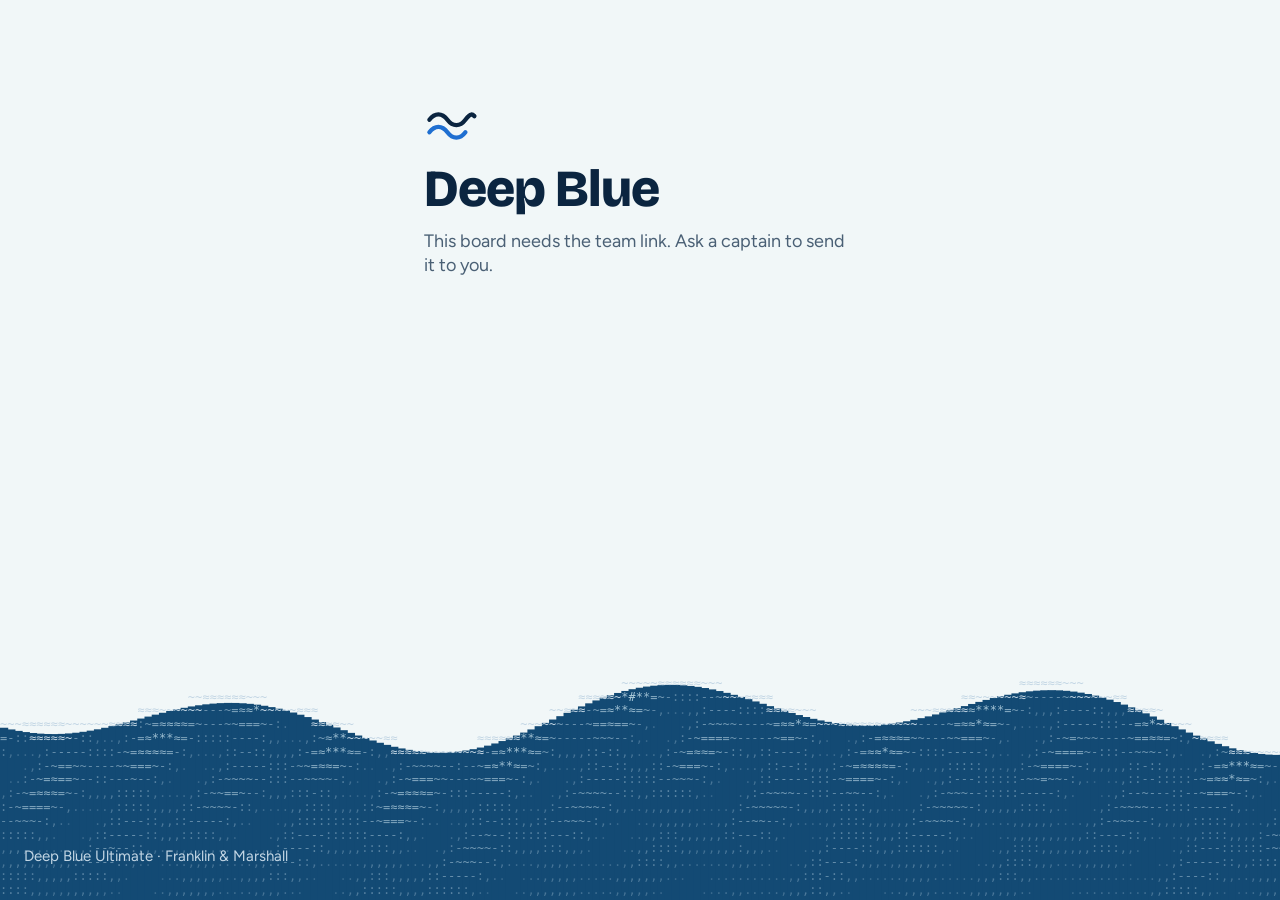
<file: index.html>
<!doctype html>
<html lang="en">
<head>
<meta charset="utf-8">
<meta name="viewport" content="width=device-width, initial-scale=1, maximum-scale=1, user-scalable=no, viewport-fit=cover">
<meta name="theme-color" content="#f1f7f8">
<meta name="robots" content="noindex">
<title>Deep Blue Board</title>
<link rel="preconnect" href="https://fonts.googleapis.com">
<link rel="preconnect" href="https://fonts.gstatic.com" crossorigin>
<link rel="stylesheet" href="https://fonts.googleapis.com/css2?family=Bricolage+Grotesque:opsz,wght@12..96,600..800&family=Figtree:wght@400;500;600;700&display=swap">
<link rel="stylesheet" href="styles.css?v=2026.11.08.3">
<link rel="icon" href="data:image/svg+xml,%3Csvg xmlns='http://www.w3.org/2000/svg' viewBox='0 0 32 32'%3E%3Ccircle cx='16' cy='16' r='14' fill='%231d4db0'/%3E%3Cellipse cx='16' cy='16' rx='9' ry='3' fill='none' stroke='white' stroke-width='2.4'/%3E%3C/svg%3E">
</head>
<body>
<div id="app"></div>
<div id="sheet-root"></div>
<div class="toast" id="toast" hidden></div>
<script src="supabase.js"></script>
<script src="lines.js?v=2026.11.08.3"></script>
<script src="ocean.js?v=2026.11.08.3"></script>
<script src="ascii.js?v=2026.11.08.3"></script>
<script src="app.js?v=2026.11.08.3"></script>
</body>
</html>
</file>
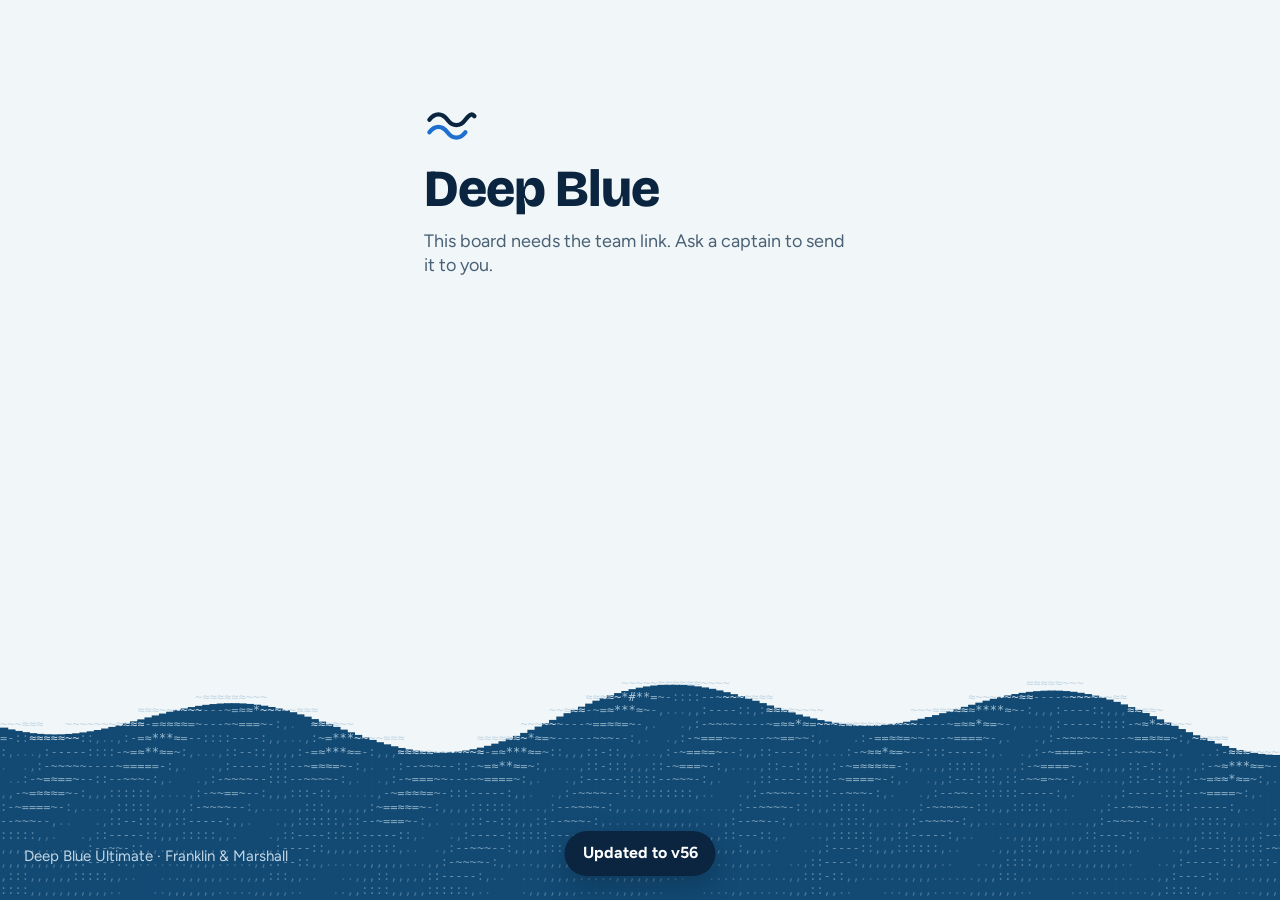
<file: test/index.html>
<!doctype html>
<html lang="en">
<head>
<meta charset="utf-8">
<meta name="viewport" content="width=device-width, initial-scale=1, maximum-scale=1, user-scalable=no, viewport-fit=cover">
<meta name="theme-color" content="#ffe14d">
<meta name="apple-mobile-web-app-title" content="DB Test">
<meta name="robots" content="noindex">
<title>Deep Blue Board (TEST)</title>
<link rel="preconnect" href="https://fonts.googleapis.com">
<link rel="preconnect" href="https://fonts.gstatic.com" crossorigin>
<link rel="stylesheet" href="https://fonts.googleapis.com/css2?family=Bricolage+Grotesque:opsz,wght@12..96,600..800&family=Figtree:wght@400;500;600;700&display=swap">
<link rel="stylesheet" href="styles.css?v=test.56">
<link rel="icon" href="data:image/svg+xml,%3Csvg xmlns='http://www.w3.org/2000/svg' viewBox='0 0 32 32'%3E%3Crect width='32' height='32' rx='7' fill='%23ffe14d'/%3E%3Ccircle cx='16' cy='16' r='11' fill='%231d4db0'/%3E%3Cellipse cx='16' cy='16' rx='7' ry='2.4' fill='none' stroke='white' stroke-width='2'/%3E%3C/svg%3E">
<link rel="apple-touch-icon" href="apple-touch-icon.png">
</head>
<body>
<div id="app"></div>
<div id="sheet-root"></div>
<div class="toast" id="toast" hidden></div>
<script src="../supabase.js"></script>
<script src="lines.js?v=test.56"></script>
<script src="ocean.js?v=test.56"></script>
<script src="ascii.js?v=test.56"></script>
<script src="app.js?v=test.56"></script>
</body>
</html>
</file>
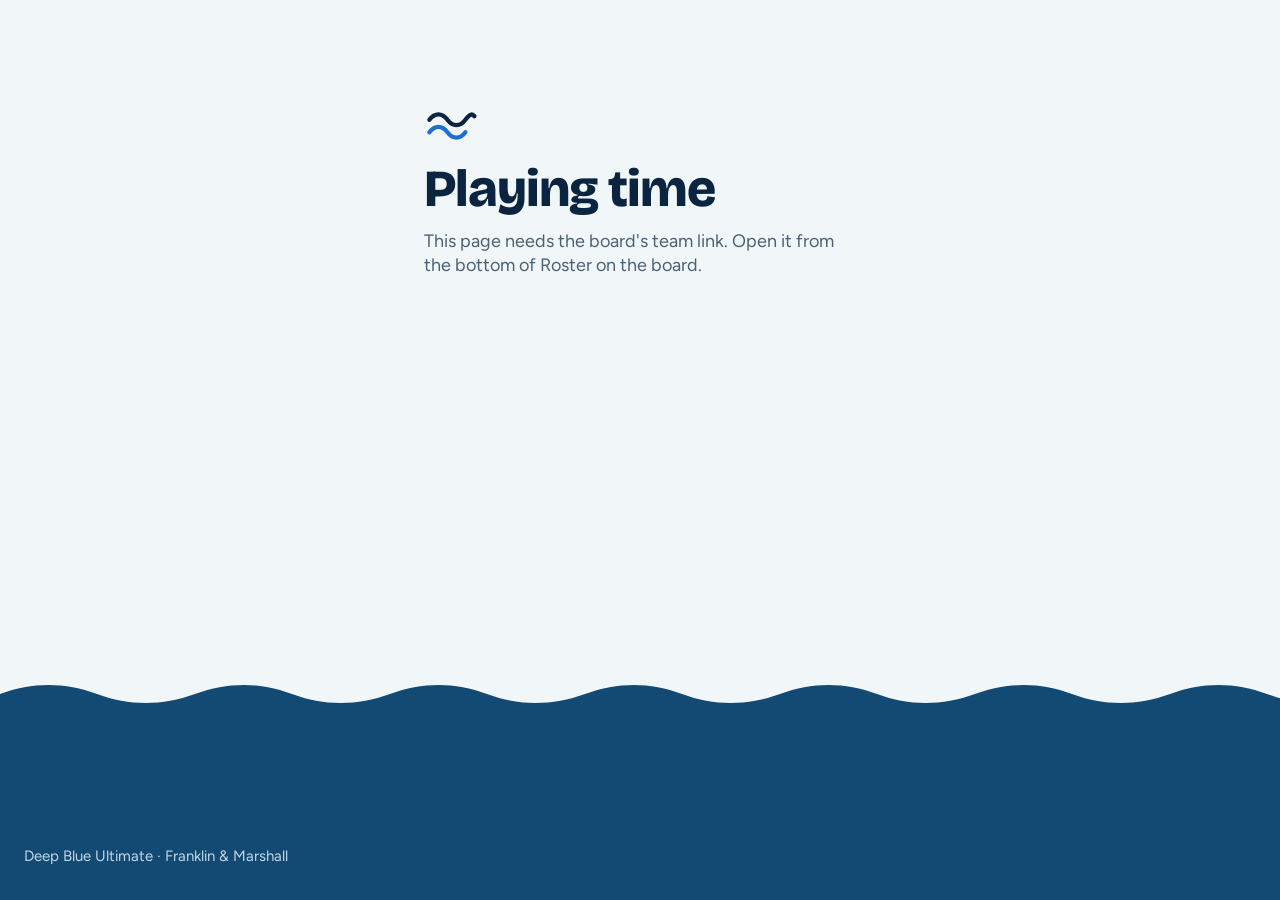
<file: sim.html>
<!doctype html>
<html lang="en">
<head>
<meta charset="utf-8">
<meta name="viewport" content="width=device-width, initial-scale=1, maximum-scale=1, user-scalable=no, viewport-fit=cover">
<meta name="theme-color" content="#f1f7f8">
<meta name="robots" content="noindex">
<title>Playing time</title>
<link rel="preconnect" href="https://fonts.googleapis.com">
<link rel="preconnect" href="https://fonts.gstatic.com" crossorigin>
<link rel="stylesheet" href="https://fonts.googleapis.com/css2?family=Bricolage+Grotesque:opsz,wght@12..96,600..800&family=Figtree:wght@400;500;600;700&display=swap">
<link rel="stylesheet" href="styles.css?v=2026.11.08.3">
<style>
/* Playing-time simulator only. Everything else comes from the board's styles.css. */
a.brand,a.back-link,.gate-card a.btn{text-decoration:none}
a.back-link{display:flex;align-items:center}
.deep{padding-bottom:calc(36px + env(safe-area-inset-bottom,0px))}
.toast{bottom:calc(20px + env(safe-area-inset-bottom,0px))}
.sim-day .pick{display:flex;flex-direction:column;gap:6px;font-size:15px;font-weight:700;color:var(--muted)}
.sim-day .pick .line-in{font-weight:600;color:var(--ink)}
.sim-day .note,.setup .note{margin:0;font-size:15px;color:var(--muted)}
.steps{display:grid;gap:8px}
.plays-row > span.grow{font-weight:700}
.step{display:inline-flex;align-items:center;gap:6px}
.step button{width:44px;height:44px;border:2px solid var(--line);border-radius:50%;background:var(--card);font-weight:800;font-size:22px;line-height:1}
.step button:disabled{opacity:.35;cursor:default}
.step b{min-width:2.2ch;text-align:center;font-family:var(--display);font-weight:800;font-size:22px;font-variant-numeric:tabular-nums}
.setup-wrap{display:flex;flex-direction:column;gap:14px}
.setups{display:grid;gap:14px;align-items:start}
.setup{gap:14px}
.setup-h{display:flex;align-items:center;gap:10px}
.setup-h .t{display:flex;flex-direction:column}
.setup-h .t b{font-family:var(--display);font-weight:800;font-size:21px;line-height:1.1}
.setup-h .t small{font-size:14px;color:var(--muted)}
.ab{flex:none;width:36px;height:36px;border-radius:50%;display:inline-grid;place-items:center;font-family:var(--display);font-weight:800;font-size:19px;color:#fff;background:var(--ink)}
.ab-B{background:var(--teal)}
.setup .seg.wide{flex-wrap:wrap;border-radius:18px}
.setup .seg.wide button{flex:1 1 auto}
.who{display:flex;flex-direction:column;gap:10px;border-top:1px solid var(--rule);padding-top:12px}
.who-btn{display:flex;align-items:center;justify-content:space-between;gap:10px;min-height:46px;border:0;background:transparent;padding:0;text-align:left;font-size:16px}
.who-btn b:first-child{font-family:var(--display);font-weight:800;font-size:20px}
.who-btn .chev{color:var(--teal);font-size:18px}
.whatif{display:inline-block;background:var(--sun);color:var(--ink);font-weight:700;font-size:12px;padding:1px 7px;border-radius:999px;vertical-align:1px}
.setup-foot{display:flex;flex-wrap:wrap;align-items:center;gap:6px 16px;border-top:1px solid var(--rule);padding-top:12px}
.setup-foot .text-link{min-height:40px}
.ab-switch{position:sticky;top:calc(56px + env(safe-area-inset-top,0px));z-index:5}
@media (max-width:759px){
  .setups[data-view="A"] .setup-B,.setups[data-view="B"] .setup-A{display:none}
}
@media (min-width:760px){
  .seg.ab-switch{display:none}
  .setups{grid-template-columns:1fr 1fr}
  .sim-day{display:grid;grid-template-columns:1fr 1fr;column-gap:20px}
  .sim-day .note{grid-column:1 / -1}
  .sim-day .steps{grid-column:1 / -1;grid-template-columns:1fr 1fr;column-gap:20px}
}
h2.sim-h{margin:0;font-family:var(--display);font-weight:800;font-size:22px}
.card .warn{margin:0;background:var(--warn-bg);color:var(--warn);border-radius:12px;padding:10px 12px;font-weight:700;font-size:15px}
.card .note{margin:0;font-size:15px;color:var(--muted)}
table.sim{width:100%;border-collapse:collapse;font-variant-numeric:tabular-nums}
table.sim th,table.sim td{padding:8px 4px;text-align:right;border-top:1px solid var(--played);font-size:16px;vertical-align:top}
table.sim thead th{border-top:0;font-size:14px;font-weight:700;color:var(--muted);padding-top:2px}
table.sim th:first-child{text-align:left;font-weight:600;width:100%}
table.sim thead th:first-child{font-weight:700}
table.sim td{font-weight:700;white-space:nowrap;min-width:3.2em}
table.sim th small{display:block;font-weight:500;font-size:13px;color:var(--muted);margin-top:2px}
table.sim .z{color:var(--faint);font-weight:500}
table.sim .up{color:var(--teal)} table.sim .down{color:var(--w)}
table.sim .pl{display:inline-flex;align-items:center;gap:7px;flex-wrap:wrap}
table.sim .late{font-size:12px;font-weight:700;background:var(--sun);color:var(--ink);padding:1px 6px;border-radius:999px}
table.sim tr.sim-grp th{padding-top:16px;font-family:var(--display);font-weight:800;font-size:13px;letter-spacing:.08em;text-transform:uppercase;color:var(--muted);border-top:0}
.deep table.sim th,.deep table.sim td{border-top-color:rgba(169,196,217,.22);color:#fff}
.deep table.sim thead th,.deep table.sim th small,.deep table.sim tr.sim-grp th{color:var(--foam2)}
.deep table.sim .z{color:var(--foam)}
.deep table.sim .up{color:var(--cyan)} .deep table.sim .down{color:#ffb4a6}
.deep table.sim .badge{color:var(--foam2)}
.deep .legend-note{color:var(--foam2)}
.deep > .deep-in > .eyebrow{margin-top:10px}
/* Every point: who plays which point, one setup at a time. Scrolls sideways inside its own box. */
.deep > .deep-in > .add-dashed[data-act="grid-open"]{margin-top:14px}
.grid-h{display:flex;align-items:center;gap:12px;margin-top:14px}
.grid-h .eyebrow{flex:1 1 auto}
.grid-ab button{min-height:40px;min-width:48px;font-family:var(--display);font-weight:800}
.grid-hide.text-link.on-deep{margin-top:0}
.deep .deep-card.grid-card{background:var(--sea2);padding:10px 0 12px;overflow:hidden}
.grid-card .grid-key,.grid-card .legend-note{padding:0 14px}
.grid-scroll{overflow-x:auto;-webkit-overflow-scrolling:touch;overscroll-behavior-x:contain}
table.pgrid{--cw:14px;border-collapse:separate;border-spacing:0;font-variant-numeric:tabular-nums;color:#fff}
table.pgrid th,table.pgrid td{padding:0;width:var(--cw);min-width:var(--cw);max-width:var(--cw);height:22px}
table.pgrid .nm{position:sticky;left:0;z-index:2;background:var(--sea2);min-width:104px;max-width:104px;width:104px;padding:0 8px 0 14px;text-align:left;font-weight:600;font-size:14px}
table.pgrid .nm span{display:block;overflow:hidden;text-overflow:ellipsis;white-space:nowrap}
table.pgrid .gs{border-left:2px solid rgba(169,196,217,.35)}
table.pgrid tr.gh th{height:20px;text-align:left;font-size:12px;font-weight:700;color:var(--foam2)}
table.pgrid tr.gh th span{display:block;overflow:hidden;text-overflow:ellipsis;white-space:nowrap;padding-left:4px;box-sizing:border-box}
table.pgrid tr.ph th{height:20px;font-size:9px;font-weight:700;color:var(--foam);text-align:center}
table.pgrid tr.ph th.five{background:var(--sun);color:var(--ink);border-radius:4px}
table.pgrid tr.ph th.pd{color:var(--cyan)}
table.pgrid td.pd{background:rgba(255,255,255,.07)}
table.pgrid .tot{min-width:40px;max-width:none;width:40px;padding:0 14px 0 8px;text-align:right;font-weight:800;font-size:14px}
table.pgrid tr.ph th.tot{font-size:12px;color:var(--foam2)}
table.pgrid tr.gg th{height:30px;vertical-align:bottom;text-align:left;font-family:var(--display);font-weight:800;font-size:12px;letter-spacing:.08em;text-transform:uppercase;color:var(--foam2)}
table.pgrid tr.gg th span{position:sticky;left:14px;padding-left:14px}
table.pgrid tbody tr:not(.gg):hover th,table.pgrid tbody tr:not(.gg):hover td{background-color:rgba(95,211,224,.10)}
table.pgrid td i{display:block;height:14px;margin:4px 1px;border-radius:4px}
table.pgrid td i.jl{margin-left:0;border-top-left-radius:0;border-bottom-left-radius:0}
table.pgrid td i.jr{margin-right:0;border-top-right-radius:0;border-bottom-right-radius:0}
.pgrid i.W,.grid-key .k.W{background:var(--w)} .pgrid i.M,.grid-key .k.M{background:var(--m)}
.pgrid i.L,.grid-key .k.L{background:var(--foam2)} .pgrid i.U{background:var(--faint)}
.pgrid i.b2b,.grid-key .k.b2b{box-shadow:inset 3px 0 0 var(--sun)}
.grid-key{display:flex;flex-wrap:wrap;gap:6px 14px;margin-top:10px;font-size:13px;color:var(--foam2)}
.grid-key span{display:inline-flex;align-items:center;gap:6px}
.grid-key .k{display:inline-block;width:18px;height:12px;border-radius:3px}
.grid-key .k.pd{background:rgba(255,255,255,.18)}
.grid-key b.k.five{display:inline-grid;place-items:center;width:16px;height:16px;font-size:10px;background:var(--sun);color:var(--ink)}
.grid-card .legend-note{margin-top:8px}
@media (min-width:760px){ table.pgrid{--cw:18px} table.pgrid .nm{min-width:140px;max-width:140px;width:140px} table.pgrid tr.ph th{font-size:10px} }
</style>
<link rel="icon" href="data:image/svg+xml,%3Csvg xmlns='http://www.w3.org/2000/svg' viewBox='0 0 32 32'%3E%3Ccircle cx='16' cy='16' r='14' fill='%231d4db0'/%3E%3Cellipse cx='16' cy='16' rx='9' ry='3' fill='none' stroke='white' stroke-width='2.4'/%3E%3C/svg%3E">
</head>
<body>
<div id="app"></div>
<div class="toast" id="toast" hidden></div>
<script src="supabase.js"></script>
<script src="lines.js?v=2026.11.08.3"></script>
<script src="sim.js?v=2026.11.08.3"></script>
</body>
</html>
</file>
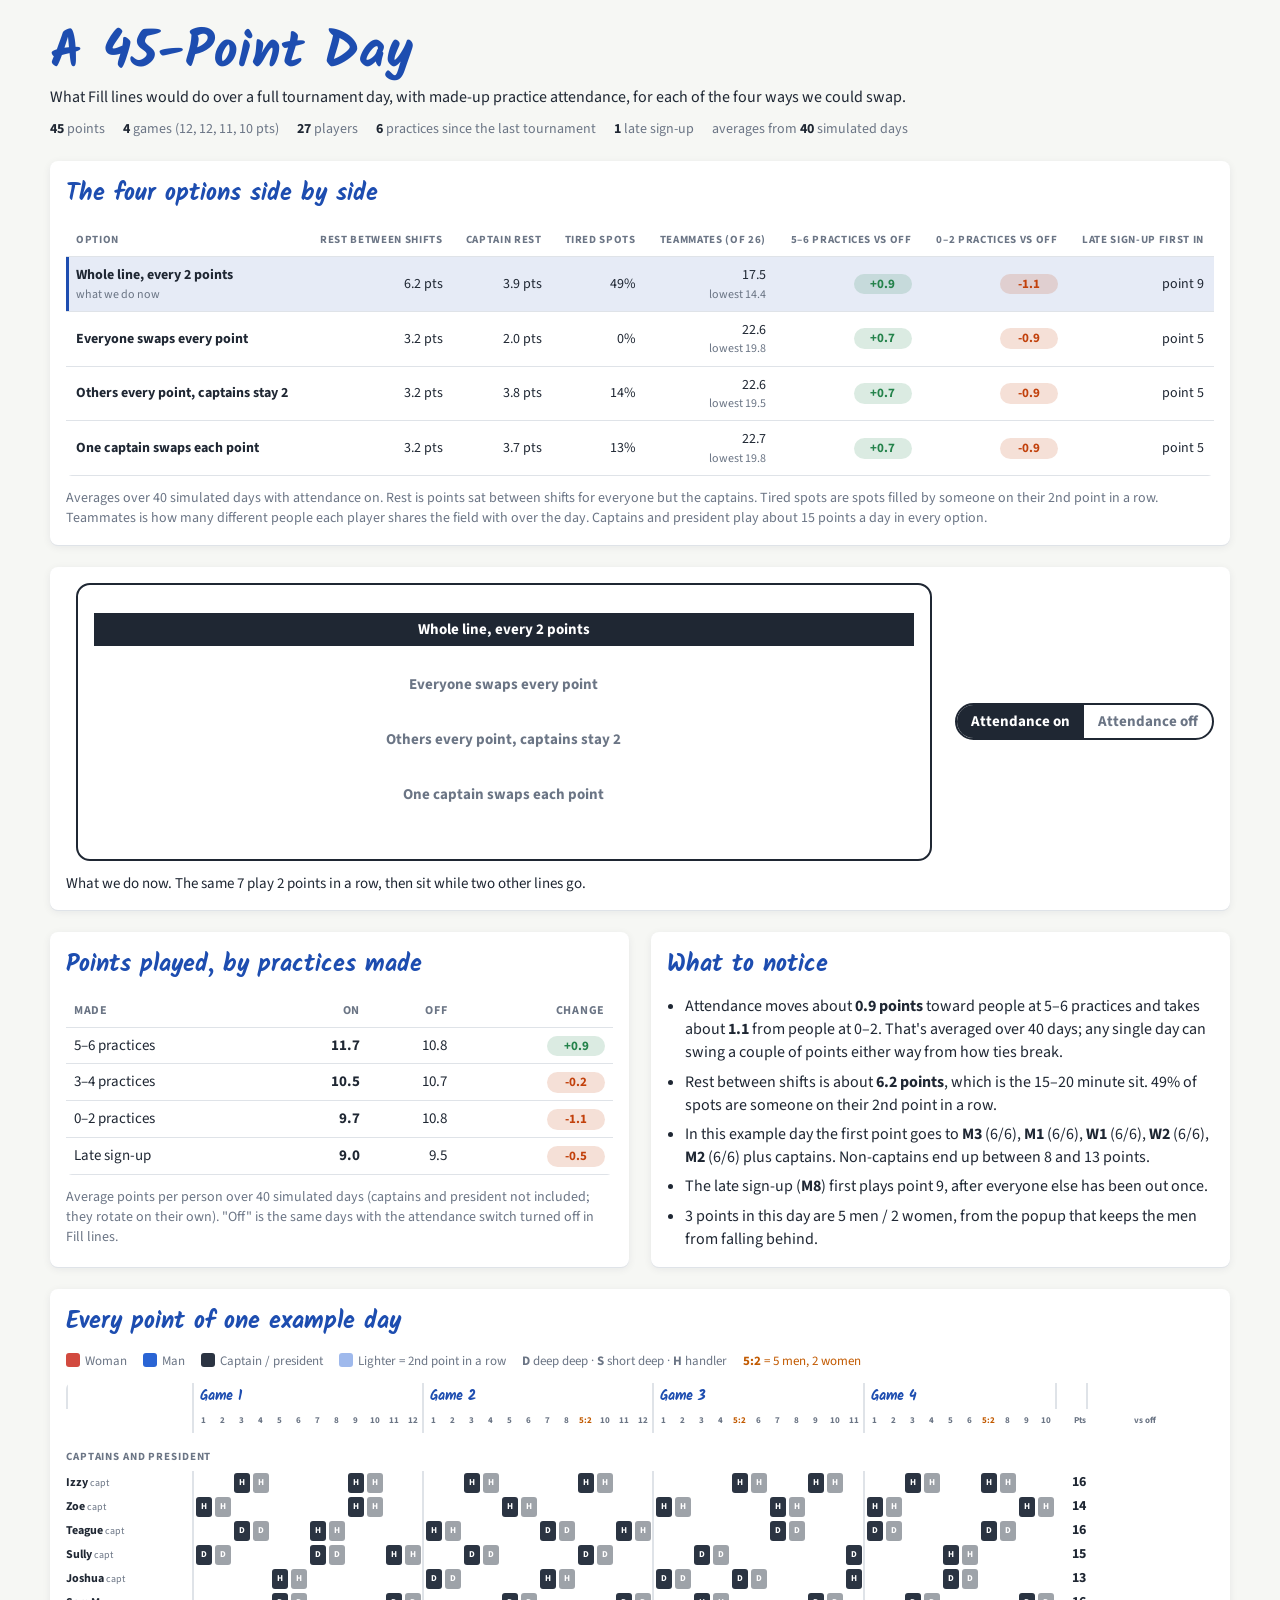
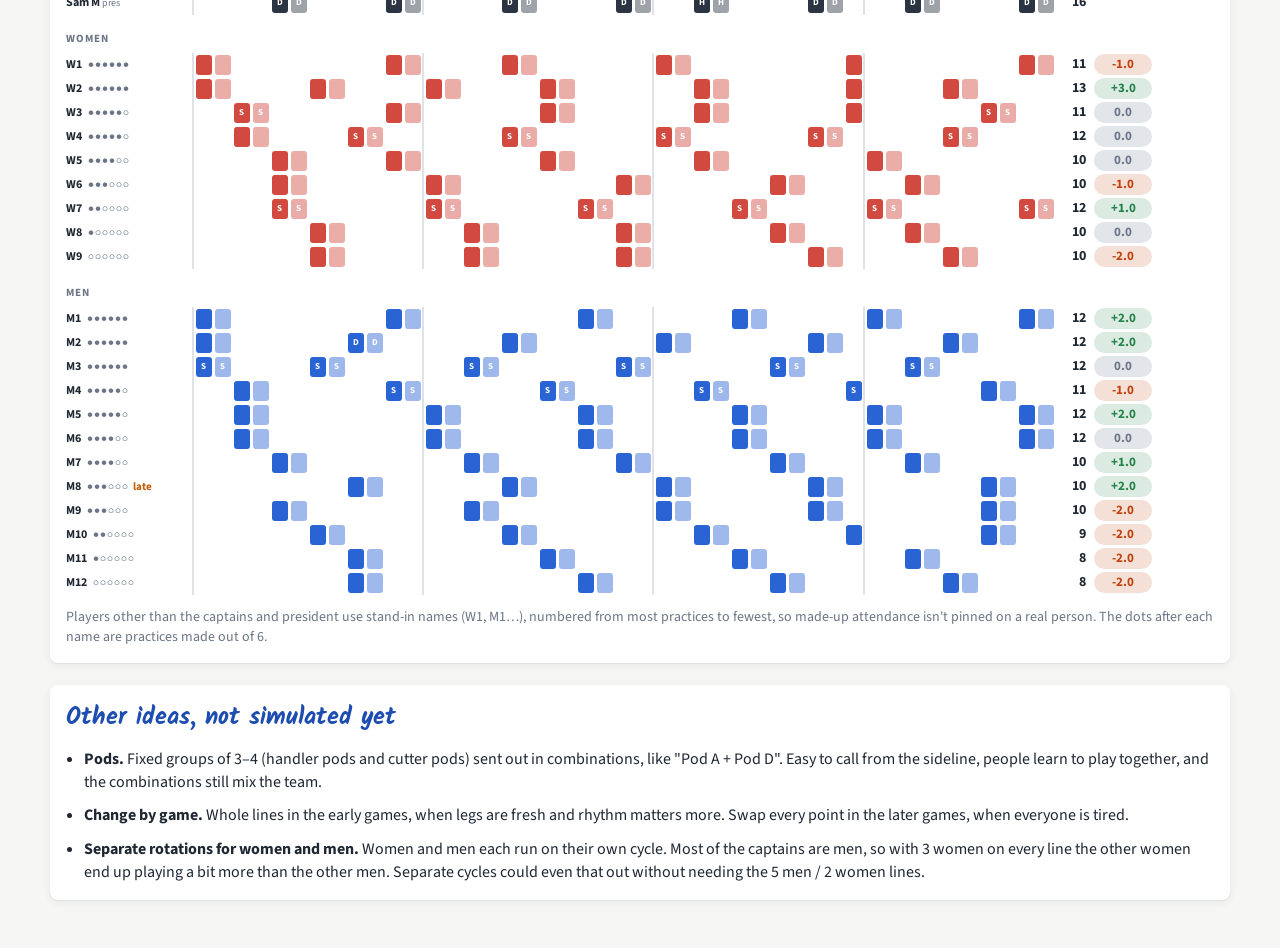
<file: sims/45-point-day.html>
<!doctype html>
<html lang="en">
<head>
<meta charset="utf-8">
<meta name="viewport" content="width=device-width, initial-scale=1, viewport-fit=cover">
<meta name="robots" content="noindex">
<title>A 45-Point Day</title>
<link rel="preconnect" href="https://fonts.googleapis.com">
<link rel="preconnect" href="https://fonts.gstatic.com" crossorigin>
<link rel="stylesheet" href="https://fonts.googleapis.com/css2?family=Kalam:wght@700&family=Source+Sans+3:wght@400;700&display=swap">
<style>
/* Layout: a coach's whiteboard. Summary first, then the full day as a scoresheet grid (players × lines). */
:root{
  --bg:#f6f7f4; --paper:#ffffff; --ink:#1f2733; --muted:#6b7585; --rule:#dfe3e8;
  --accent:#1d4db0; --w:#d24a3f; --m:#2a64d4; --w-soft:#f6d9d6; --m-soft:#d8e3f7; --lead:#2b3442; --lead-soft:#e2e5ea;
  --good:#23824a; --bad:#c2410c; --late:#c25a00;
  --display:"Kalam","Segoe Print","Bradley Hand",cursive;
  --body:"Source Sans 3",system-ui,-apple-system,"Segoe UI",sans-serif;
}
@media (prefers-color-scheme: dark){:root:not([data-theme="light"]){
  --bg:#14181f; --paper:#1c222b; --ink:#e7ebf0; --muted:#97a1b0; --rule:#2c3440;
  --accent:#8fb0ff; --w:#f07a6f; --m:#79a3f5; --w-soft:#4a2724; --m-soft:#22324f; --lead:#cfd6e0; --lead-soft:#343c48;
  --good:#5cc48a; --bad:#f59e6b; --late:#f0a050; color-scheme:dark }}
:root[data-theme="dark"]{
  --bg:#14181f; --paper:#1c222b; --ink:#e7ebf0; --muted:#97a1b0; --rule:#2c3440;
  --accent:#8fb0ff; --w:#f07a6f; --m:#79a3f5; --w-soft:#4a2724; --m-soft:#22324f; --lead:#cfd6e0; --lead-soft:#343c48;
  --good:#5cc48a; --bad:#f59e6b; --late:#f0a050; color-scheme:dark }
body{background:var(--bg);color:var(--ink);font-family:var(--body);font-size:16px;line-height:1.45}
.wrap{max-width:1180px;margin:0 auto;padding-inline:16px;padding-block:28px 48px;display:flex;flex-direction:column;gap:22px}
h1{font-family:var(--display);font-size:clamp(34px,6vw,52px);line-height:1;margin:0;color:var(--accent);text-wrap:balance}
h2{font-family:var(--display);font-size:24px;margin:0;color:var(--accent)}
.lede{margin:6px 0 0;color:var(--ink)}
.note{margin:0;color:var(--muted);font-size:14px}
.facts{display:flex;flex-wrap:wrap;gap:6px 18px;margin:10px 0 0;padding:0;list-style:none;font-size:14px;color:var(--muted)}
.facts b{color:var(--ink);font-variant-numeric:tabular-nums}
.panel{background:var(--paper);border-radius:8px;padding:16px;display:flex;flex-direction:column;gap:12px;box-shadow:0 1px 0 var(--rule),0 2px 8px rgba(20,30,50,.07);min-width:0}
.sum{width:100%;border-collapse:collapse;font-variant-numeric:tabular-nums;font-size:15px}
.sum th,.sum td{padding:7px clamp(4px,1.5vw,8px);text-align:right;border-bottom:1px solid var(--rule);white-space:nowrap}
.sum th:first-child,.sum td:first-child{text-align:left}
.sum th{font-size:12px;letter-spacing:.06em;text-transform:uppercase;color:var(--muted);font-weight:700}
.chip{display:inline-block;min-width:44px;padding:1px 7px;border-radius:999px;font-weight:700;font-size:13px;text-align:center}
.chip.up{background:color-mix(in srgb,var(--good) 16%,transparent);color:var(--good)}
.chip.down{background:color-mix(in srgb,var(--bad) 16%,transparent);color:var(--bad)}
.chip.flat{background:var(--lead-soft);color:var(--muted)}
.bar-row{display:flex;align-items:center;gap:10px;flex-wrap:wrap;justify-content:space-between}
.seg{display:inline-flex;border:2px solid var(--ink);border-radius:999px;overflow:hidden}
.seg button{border:0;background:transparent;color:var(--muted);font:700 15px var(--body);padding:6px 14px;cursor:pointer}
.seg button[aria-pressed="true"]{background:var(--ink);color:var(--paper)}
.seg button:focus-visible{outline:2px solid var(--accent);outline-offset:-4px}
.legend{display:flex;flex-wrap:wrap;gap:6px 16px;font-size:13px;color:var(--muted);align-items:center}
.legend i{display:inline-block;width:14px;height:14px;border-radius:3px;vertical-align:-2px;margin-right:5px}
.scroll{overflow-x:auto;border-radius:6px}
table.grid{border-collapse:separate;border-spacing:0;font-size:12px;font-variant-numeric:tabular-nums}
.grid th,.grid td{padding:0;height:24px;text-align:center}
.grid .gh th{font-family:var(--display);font-size:14px;color:var(--accent);padding:2px 0 0;border-left:2px solid var(--rule);text-align:left;padding-left:6px;white-space:nowrap}
.grid .lh th{font-size:9px;color:var(--muted);font-weight:700;width:19px;min-width:19px}
.grid .lh th.five{color:var(--late)}
.grid .lh th.gs{border-left:2px solid var(--rule)}
.grid td.c{width:19px;min-width:19px}
.grid td.gs{border-left:2px solid var(--rule)}
.grid td.c span{display:block;margin:2px 1.5px;height:20px;border-radius:3px;line-height:20px;font-weight:700;font-size:9px;color:var(--paper)}
.grid td.c span.W{background:var(--w)} .grid td.c span.M{background:var(--m)} .grid td.c span.L{background:var(--lead)}
.grid td.c span.tired{opacity:.45}
.grid .name{position:sticky;left:0;z-index:1;background:var(--paper);text-align:left;padding:0 10px 0 0;white-space:nowrap;min-width:116px}
.grid .name b{font-weight:700}
.grid .name .pips{margin-left:6px;letter-spacing:1px;color:var(--muted);font-size:10px}
.grid .name .late{color:var(--late);font-weight:700;font-size:11px;margin-left:4px}
.grid tr.sec th{font-size:11px;letter-spacing:.08em;text-transform:uppercase;color:var(--muted);text-align:left;padding:12px 0 2px;position:sticky;left:0;background:var(--paper)}
.grid td.tot{padding:0 0 0 12px;text-align:right;font-weight:700;font-size:14px;white-space:nowrap}
.grid td.dl{padding:0 4px 0 8px;text-align:right}
.grid tbody tr:hover td{background:color-mix(in srgb,var(--accent) 6%,transparent)}
.grid tbody tr:hover td.name{background:var(--paper)}
.two{display:grid;grid-template-columns:repeat(auto-fit,minmax(min(100%,340px),1fr));gap:22px}
.two > *{min-width:0}
ul.points{margin:0;padding-left:18px;display:flex;flex-direction:column;gap:6px}
@media (prefers-reduced-motion:no-preference){.grid td.c span{transition:opacity .2s}}
.controls{display:flex;flex-wrap:wrap;gap:10px 14px;align-items:center}
.seg.wrap{display:flex;flex-wrap:wrap;border-radius:14px;flex:1 1 520px;max-width:820px}
.seg.wrap button{flex:1 1 auto}
.opt-desc{margin:0;font-size:15px}
.cmp{width:100%;border-collapse:collapse;font-variant-numeric:tabular-nums;font-size:14px}
.cmp th,.cmp td{padding:8px clamp(4px,1.2vw,10px);border-bottom:1px solid var(--rule);text-align:right;white-space:nowrap}
.cmp th:first-child,.cmp td:first-child{text-align:left;white-space:normal;min-width:150px}
.cmp thead th{font-size:11px;letter-spacing:.06em;text-transform:uppercase;color:var(--muted);font-weight:700;vertical-align:bottom;white-space:normal;min-width:70px}
.cmp tbody tr{cursor:pointer}
.cmp tbody tr:hover td{background:color-mix(in srgb,var(--accent) 6%,transparent)}
.cmp tr.sel td{background:color-mix(in srgb,var(--accent) 11%,transparent)}
.cmp tr.sel td:first-child{box-shadow:inset 3px 0 0 var(--accent)}
.cmp small{display:block;color:var(--muted);font-size:12px}
ul.ideas{margin:0;padding-left:18px;display:flex;flex-direction:column;gap:10px}
</style>
<style>body{margin:0}img{max-width:100%}</style>
</head>
<body>

<div class="wrap">
  <header>
    <h1>A 45-Point Day</h1>
    <p class="lede">What Fill lines would do over a full tournament day, with made-up practice attendance, for each of the four ways we could swap.</p>
    <ul class="facts" id="facts"></ul>
  </header>

  <section class="panel">
    <h2>The four options side by side</h2>
    <div class="scroll"><table class="cmp" id="cmp"></table></div>
    <p class="note" id="cmpNote"></p>
  </section>

  <section class="panel">
    <div class="controls">
      <div class="seg wrap" role="group" aria-label="How often to swap" id="modeSeg"></div>
      <div class="seg" role="group" aria-label="Attendance in Fill lines">
        <button id="btnOn" aria-pressed="true">Attendance on</button><button id="btnOff" aria-pressed="false">Attendance off</button>
      </div>
    </div>
    <p class="opt-desc" id="optDesc"></p>
  </section>

  <div class="two">
    <section class="panel">
      <h2>Points played, by practices made</h2>
      <div class="scroll"><table class="sum" id="sum"></table></div>
      <p class="note" id="sumNote"></p>
    </section>
    <section class="panel">
      <h2>What to notice</h2>
      <ul class="points" id="notes"></ul>
    </section>
  </div>

  <section class="panel">
    <h2>Every point of one example day</h2>
    <div class="legend"><span><i style="background:var(--w)"></i>Woman</span><span><i style="background:var(--m)"></i>Man</span><span><i style="background:var(--lead)"></i>Captain / president</span><span><i style="background:var(--m);opacity:.45"></i>Lighter = 2nd point in a row</span><span><b>D</b> deep deep · <b>S</b> short deep · <b>H</b> handler</span><span style="color:var(--late)"><b>5:2</b> = 5 men, 2 women</span></div>
    <div class="scroll"><table class="grid" id="grid"></table></div>
    <p class="note">Players other than the captains and president use stand-in names (W1, M1…), numbered from most practices to fewest, so made-up attendance isn't pinned on a real person. The dots after each name are practices made out of 6.</p>
  </section>

  <section class="panel">
    <h2>Other ideas, not simulated yet</h2>
    <ul class="ideas">
      <li><b>Pods.</b> Fixed groups of 3–4 (handler pods and cutter pods) sent out in combinations, like "Pod A + Pod D". Easy to call from the sideline, people learn to play together, and the combinations still mix the team.</li>
      <li><b>Change by game.</b> Whole lines in the early games, when legs are fresh and rhythm matters more. Swap every point in the later games, when everyone is tired.</li>
      <li><b>Separate rotations for women and men.</b> Women and men each run on their own cycle. Most of the captains are men, so with 3 women on every line the other women end up playing a bit more than the other men. Separate cycles could even that out without needing the 5 men / 2 women lines.</li>
    </ul>
  </section>
</div>
<script>
const D = {"N":6,"games":[12,12,11,10],"days":40,"agg":{"line":{"on":{"tired":0.4888888888888886,"mates":17.496428571428574,"matesMin":14.35,"rest":6.192707618393961,"capRest":3.8678658536585373,"t56":11.683333333333337,"t34":10.519999999999998,"t02":9.687499999999998,"late":9.025,"lateFirst":8.8,"cap":15.01666666666667},"off":{"tired":0.4888888888888886,"mates":17.36190476190476,"matesMin":14.25,"rest":6.189424616792499,"capRest":3.871432926829269,"t56":10.833333333333334,"t34":10.69,"t02":10.75,"late":9.5,"lateFirst":8.75,"cap":15.008333333333331}},"every":{"on":{"tired":0,"mates":22.551190476190477,"matesMin":19.75,"rest":3.191228387906887,"capRest":1.9958613445378155,"t56":11.42777777777778,"t34":10.575000000000001,"t02":9.94166666666667,"late":9.575,"lateFirst":4.8,"cap":15.008333333333331},"off":{"tired":0,"mates":22.278571428571425,"matesMin":19.8,"rest":3.1905160339998067,"capRest":1.9949824929971993,"t56":10.727777777777778,"t34":10.710000000000004,"t02":10.837499999999999,"late":9.8,"lateFirst":4.85,"cap":15.0125}},"capt2":{"on":{"tired":0.13968253968253977,"mates":22.561904761904763,"matesMin":19.475,"rest":3.1921447889500634,"capRest":3.8320731707317064,"t56":11.391666666666664,"t34":10.559999999999999,"t02":9.9125,"late":9.85,"lateFirst":4.8,"cap":15.058333333333334},"off":{"tired":0.13976190476190484,"mates":22.246428571428574,"matesMin":19.45,"rest":3.193846446909252,"capRest":3.817925377468061,"t56":10.697222222222223,"t34":10.665000000000003,"t02":10.783333333333333,"late":10.15,"lateFirst":4.8,"cap":15.091666666666669}},"stagger":{"on":{"tired":0.13015873015873025,"mates":22.71904761904763,"matesMin":19.775,"rest":3.192410412440839,"capRest":3.677946617336153,"t56":11.405555555555555,"t34":10.599999999999998,"t02":9.916666666666666,"late":9.725,"lateFirst":4.6,"cap":15.020833333333329},"off":{"tired":0.13015873015873025,"mates":22.33809523809524,"matesMin":19.7,"rest":3.1934662658166713,"capRest":3.6653144820295984,"t56":10.72222222222222,"t34":10.65,"t02":10.829166666666666,"late":10.075,"lateFirst":4.625,"cap":15.033333333333331}}},"players":[{"id":"Izzy","g":"W","badge":"C","att":6,"late":false},{"id":"Zoe","g":"W","badge":"C","att":6,"late":false},{"id":"Teague","g":"M","badge":"C","att":6,"late":false},{"id":"Sully","g":"M","badge":"C","att":6,"late":false},{"id":"Joshua","g":"M","badge":"C","att":6,"late":false},{"id":"Sam M","g":"M","badge":"P","att":6,"late":false},{"id":"W5","g":"W","badge":"","att":4,"late":false},{"id":"W3","g":"W","badge":"","att":5,"late":false},{"id":"W1","g":"W","badge":"","att":6,"late":false},{"id":"W4","g":"W","badge":"","att":5,"late":false},{"id":"W7","g":"W","badge":"","att":2,"late":false},{"id":"W8","g":"W","badge":"","att":1,"late":false},{"id":"W6","g":"W","badge":"","att":3,"late":false},{"id":"W9","g":"W","badge":"","att":0,"late":false},{"id":"W2","g":"W","badge":"","att":6,"late":false},{"id":"M4","g":"M","badge":"","att":5,"late":false},{"id":"M8","g":"M","badge":"","att":3,"late":true},{"id":"M1","g":"M","badge":"","att":6,"late":false},{"id":"M12","g":"M","badge":"","att":0,"late":false},{"id":"M5","g":"M","badge":"","att":5,"late":false},{"id":"M9","g":"M","badge":"","att":3,"late":false},{"id":"M11","g":"M","badge":"","att":1,"late":false},{"id":"M2","g":"M","badge":"","att":6,"late":false},{"id":"M6","g":"M","badge":"","att":4,"late":false},{"id":"M3","g":"M","badge":"","att":6,"late":false},{"id":"M7","g":"M","badge":"","att":4,"late":false},{"id":"M10","g":"M","badge":"","att":2,"late":false}],"modes":{"line":{"on":{"pts":[{"g":0,"ids":["Sully","Zoe","M3","M1","W1","W2","M2"],"dd":"Sully","sd":"M3","h":["Sully","Zoe","M3"],"five":false},{"g":0,"ids":["Sully","Zoe","M3","M1","W1","W2","M2"],"dd":"Sully","sd":"M3","h":["Sully","Zoe","M3"],"five":false},{"g":0,"ids":["Izzy","Teague","W3","W4","M5","M4","M6"],"dd":"Teague","sd":"W3","h":["Izzy","Teague"],"five":false},{"g":0,"ids":["Izzy","Teague","W3","W4","M5","M4","M6"],"dd":"Teague","sd":"W3","h":["Izzy","Teague"],"five":false},{"g":0,"ids":["Sam M","Joshua","W7","W5","M7","W6","M9"],"dd":"Sam M","sd":"W7","h":["Sam M","Joshua","W7"],"five":false},{"g":0,"ids":["Sam M","Joshua","W7","W5","M7","W6","M9"],"dd":"Sam M","sd":"W7","h":["Sam M","Joshua","W7"],"five":false},{"g":0,"ids":["Sully","Teague","M3","M10","W8","W9","W2"],"dd":"Sully","sd":"M3","h":["Sully","Teague","M3"],"five":false},{"g":0,"ids":["Sully","Teague","M3","M10","W8","W9","W2"],"dd":"Sully","sd":"M3","h":["Sully","Teague","M3"],"five":false},{"g":0,"ids":["Zoe","Izzy","M2","W4","M11","M12","M8"],"dd":"M2","sd":"W4","h":["Zoe","Izzy"],"five":false},{"g":0,"ids":["Zoe","Izzy","M2","W4","M11","M12","M8"],"dd":"M2","sd":"W4","h":["Zoe","Izzy"],"five":false},{"g":0,"ids":["Sam M","Sully","M4","M1","W1","W3","W5"],"dd":"Sam M","sd":"M4","h":["Sam M","Sully"],"five":false},{"g":0,"ids":["Sam M","Sully","M4","M1","W1","W3","W5"],"dd":"Sam M","sd":"M4","h":["Sam M","Sully"],"five":false},{"g":1,"ids":["Joshua","Teague","W7","M5","M6","W6","W2"],"dd":"Joshua","sd":"W7","h":["Joshua","Teague","W7"],"five":false},{"g":1,"ids":["Joshua","Teague","W7","M5","M6","W6","W2"],"dd":"Joshua","sd":"W7","h":["Joshua","Teague","W7"],"five":false},{"g":1,"ids":["Izzy","Sully","M3","M7","M9","W8","W9"],"dd":"Sully","sd":"M3","h":["Izzy","Sully","M3"],"five":false},{"g":1,"ids":["Izzy","Sully","M3","M7","M9","W8","W9"],"dd":"Sully","sd":"M3","h":["Izzy","Sully","M3"],"five":false},{"g":1,"ids":["Zoe","Sam M","W4","M10","M2","M8","W1"],"dd":"Sam M","sd":"W4","h":["Zoe","Sam M"],"five":false},{"g":1,"ids":["Zoe","Sam M","W4","M10","M2","M8","W1"],"dd":"Sam M","sd":"W4","h":["Zoe","Sam M"],"five":false},{"g":1,"ids":["Teague","Joshua","M4","M11","W3","W5","W2"],"dd":"Teague","sd":"M4","h":["Teague","Joshua"],"five":false},{"g":1,"ids":["Teague","Joshua","M4","M11","W3","W5","W2"],"dd":"Teague","sd":"M4","h":["Teague","Joshua"],"five":false},{"g":1,"ids":["Sully","Izzy","W7","M12","M1","M5","M6"],"dd":"Sully","sd":"W7","h":["Sully","Izzy","W7"],"five":true},{"g":1,"ids":["Sully","Izzy","W7","M12","M1","M5","M6"],"dd":"Sully","sd":"W7","h":["Sully","Izzy","W7"],"five":false},{"g":1,"ids":["Sam M","Teague","M3","W6","M7","W8","W9"],"dd":"Sam M","sd":"M3","h":["Sam M","Teague","M3"],"five":false},{"g":1,"ids":["Sam M","Teague","M3","W6","M7","W8","W9"],"dd":"Sam M","sd":"M3","h":["Sam M","Teague","M3"],"five":false},{"g":2,"ids":["Zoe","Joshua","W4","M9","W1","M2","M8"],"dd":"Joshua","sd":"W4","h":["Zoe","Joshua"],"five":false},{"g":2,"ids":["Zoe","Joshua","W4","M9","W1","M2","M8"],"dd":"Joshua","sd":"W4","h":["Zoe","Joshua"],"five":false},{"g":2,"ids":["Sully","Sam M","M4","M10","W2","W3","W5"],"dd":"Sully","sd":"M4","h":["Sully","Sam M"],"five":false},{"g":2,"ids":["Sully","Sam M","M4","M10","W2","W3","W5"],"dd":"Sully","sd":"M4","h":["Sully","Sam M"],"five":false},{"g":2,"ids":["Izzy","Joshua","W7","M11","M1","M5","M6"],"dd":"Joshua","sd":"W7","h":["Izzy","Joshua","W7"],"five":true},{"g":2,"ids":["Izzy","Joshua","W7","M11","M1","M5","M6"],"dd":"Joshua","sd":"W7","h":["Izzy","Joshua","W7"],"five":false},{"g":2,"ids":["Teague","Zoe","M3","M12","M7","W6","W8"],"dd":"Teague","sd":"M3","h":["Teague","Zoe","M3"],"five":false},{"g":2,"ids":["Teague","Zoe","M3","M12","M7","W6","W8"],"dd":"Teague","sd":"M3","h":["Teague","Zoe","M3"],"five":false},{"g":2,"ids":["Sam M","Izzy","W4","W9","M2","M8","M9"],"dd":"Sam M","sd":"W4","h":["Sam M","Izzy"],"five":false},{"g":2,"ids":["Sam M","Izzy","W4","W9","M2","M8","M9"],"dd":"Sam M","sd":"W4","h":["Sam M","Izzy"],"five":false},{"g":2,"ids":["Sully","Joshua","M4","W1","W2","W3","M10"],"dd":"Sully","sd":"M4","h":["Sully","Joshua"],"five":false},{"g":3,"ids":["Zoe","Teague","W7","W5","M1","M5","M6"],"dd":"Teague","sd":"W7","h":["Zoe","Teague","W7"],"five":false},{"g":3,"ids":["Zoe","Teague","W7","W5","M1","M5","M6"],"dd":"Teague","sd":"W7","h":["Zoe","Teague","W7"],"five":false},{"g":3,"ids":["Izzy","Sam M","M3","M11","M7","W6","W8"],"dd":"Sam M","sd":"M3","h":["Izzy","Sam M","M3"],"five":false},{"g":3,"ids":["Izzy","Sam M","M3","M11","M7","W6","W8"],"dd":"Sam M","sd":"M3","h":["Izzy","Sam M","M3"],"five":false},{"g":3,"ids":["Joshua","Sully","W4","M12","M2","W9","W2"],"dd":"Joshua","sd":"W4","h":["Joshua","Sully"],"five":false},{"g":3,"ids":["Joshua","Sully","W4","M12","M2","W9","W2"],"dd":"Joshua","sd":"W4","h":["Joshua","Sully"],"five":false},{"g":3,"ids":["Teague","Izzy","W3","M8","M9","M4","M10"],"dd":"Teague","sd":"W3","h":["Teague","Izzy"],"five":true},{"g":3,"ids":["Teague","Izzy","W3","M8","M9","M4","M10"],"dd":"Teague","sd":"W3","h":["Teague","Izzy"],"five":false},{"g":3,"ids":["Zoe","Sam M","W7","W1","M1","M5","M6"],"dd":"Sam M","sd":"W7","h":["Zoe","Sam M","W7"],"five":false},{"g":3,"ids":["Zoe","Sam M","W7","W1","M1","M5","M6"],"dd":"Sam M","sd":"W7","h":["Zoe","Sam M","W7"],"five":false}]},"off":{"pts":[{"g":0,"ids":["Sully","Zoe","W4","M10","M1","M3","W1"],"dd":"Sully","sd":"W4","h":["Sully","Zoe","M3"],"five":false},{"g":0,"ids":["Sully","Zoe","W4","M10","M1","M3","W1"],"dd":"Sully","sd":"W4","h":["Sully","Zoe","M3"],"five":false},{"g":0,"ids":["Izzy","Teague","W3","M9","W5","M12","M6"],"dd":"Teague","sd":"W3","h":["Izzy","Teague"],"five":false},{"g":0,"ids":["Izzy","Teague","W3","M9","W5","M12","M6"],"dd":"Teague","sd":"W3","h":["Izzy","Teague"],"five":false},{"g":0,"ids":["Sam M","Joshua","M4","W8","M2","W6","W9"],"dd":"Sam M","sd":"M4","h":["Sam M","Joshua"],"five":false},{"g":0,"ids":["Sam M","Joshua","M4","W8","M2","W6","W9"],"dd":"Sam M","sd":"M4","h":["Sam M","Joshua"],"five":false},{"g":0,"ids":["Sully","Teague","W7","M7","M5","W2","W1"],"dd":"Sully","sd":"W7","h":["Sully","Teague","W7"],"five":false},{"g":0,"ids":["Sully","Teague","W7","M7","M5","W2","W1"],"dd":"Sully","sd":"W7","h":["Sully","Teague","W7"],"five":false},{"g":0,"ids":["Zoe","Izzy","M10","W4","M11","M8","M3"],"dd":"M10","sd":"W4","h":["Zoe","Izzy","M3"],"five":false},{"g":0,"ids":["Zoe","Izzy","M10","W4","M11","M8","M3"],"dd":"M10","sd":"W4","h":["Zoe","Izzy","M3"],"five":false},{"g":0,"ids":["Sam M","Sully","W3","M1","W5","M6","W6"],"dd":"Sam M","sd":"W3","h":["Sam M","Sully"],"five":false},{"g":0,"ids":["Sam M","Sully","W3","M1","W5","M6","W6"],"dd":"Sam M","sd":"W3","h":["Sam M","Sully"],"five":false},{"g":1,"ids":["Joshua","Teague","M4","M9","W9","W8","W7"],"dd":"Joshua","sd":"M4","h":["Joshua","Teague","W7"],"five":false},{"g":1,"ids":["Joshua","Teague","M4","M9","W9","W8","W7"],"dd":"Joshua","sd":"M4","h":["Joshua","Teague","W7"],"five":false},{"g":1,"ids":["Izzy","Sully","M3","M12","M2","W2","W1"],"dd":"Sully","sd":"M3","h":["Izzy","Sully","M3"],"five":false},{"g":1,"ids":["Izzy","Sully","M3","M12","M2","W2","W1"],"dd":"Sully","sd":"M3","h":["Izzy","Sully","M3"],"five":false},{"g":1,"ids":["Zoe","Sam M","W4","M7","M5","M11","W6"],"dd":"Sam M","sd":"W4","h":["Zoe","Sam M"],"five":false},{"g":1,"ids":["Zoe","Sam M","W4","M7","M5","M11","W6"],"dd":"Sam M","sd":"W4","h":["Zoe","Sam M"],"five":false},{"g":1,"ids":["Teague","Joshua","W3","M10","M8","W5","W7"],"dd":"Teague","sd":"W3","h":["Teague","Joshua","W7"],"five":false},{"g":1,"ids":["Teague","Joshua","W3","M10","M8","W5","W7"],"dd":"Teague","sd":"W3","h":["Teague","Joshua","W7"],"five":false},{"g":1,"ids":["Sully","Izzy","M4","M1","M6","W9","M9"],"dd":"Sully","sd":"M4","h":["Sully","Izzy"],"five":true},{"g":1,"ids":["Sully","Izzy","M4","M1","M6","W9","M9"],"dd":"Sully","sd":"M4","h":["Sully","Izzy"],"five":false},{"g":1,"ids":["Sam M","Teague","M3","W8","W2","M2","W1"],"dd":"Sam M","sd":"M3","h":["Sam M","Teague","M3"],"five":false},{"g":1,"ids":["Sam M","Teague","M3","W8","W2","M2","W1"],"dd":"Sam M","sd":"M3","h":["Sam M","Teague","M3"],"five":false},{"g":2,"ids":["Zoe","Joshua","W4","M12","M11","M5","W6"],"dd":"Joshua","sd":"W4","h":["Zoe","Joshua"],"five":false},{"g":2,"ids":["Zoe","Joshua","W4","M12","M11","M5","W6"],"dd":"Joshua","sd":"W4","h":["Zoe","Joshua"],"five":false},{"g":2,"ids":["Sully","Sam M","W7","M7","M10","W3","W5"],"dd":"Sully","sd":"W7","h":["Sully","Sam M","W7"],"five":false},{"g":2,"ids":["Sully","Sam M","W7","M7","M10","W3","W5"],"dd":"Sully","sd":"W7","h":["Sully","Sam M","W7"],"five":false},{"g":2,"ids":["Izzy","Joshua","M4","M8","M9","W9","M6"],"dd":"Joshua","sd":"M4","h":["Izzy","Joshua"],"five":true},{"g":2,"ids":["Izzy","Joshua","M4","M8","M9","W9","M6"],"dd":"Joshua","sd":"M4","h":["Izzy","Joshua"],"five":false},{"g":2,"ids":["Teague","Zoe","M3","M1","W1","W8","M2"],"dd":"Teague","sd":"M3","h":["Teague","Zoe","M3"],"five":false},{"g":2,"ids":["Teague","Zoe","M3","M1","W1","W8","M2"],"dd":"Teague","sd":"M3","h":["Teague","Zoe","M3"],"five":false},{"g":2,"ids":["Sam M","Izzy","W4","W2","M11","M12","M5"],"dd":"Sam M","sd":"W4","h":["Sam M","Izzy"],"five":false},{"g":2,"ids":["Sam M","Izzy","W4","W2","M11","M12","M5"],"dd":"Sam M","sd":"W4","h":["Sam M","Izzy"],"five":false},{"g":2,"ids":["Sully","Joshua","W7","W6","M7","M10","W3"],"dd":"Sully","sd":"W7","h":["Sully","Joshua","W7"],"five":false},{"g":3,"ids":["Zoe","Teague","M4","W5","M9","M6","W9"],"dd":"Teague","sd":"M4","h":["Zoe","Teague"],"five":false},{"g":3,"ids":["Zoe","Teague","M4","W5","M9","M6","W9"],"dd":"Teague","sd":"M4","h":["Zoe","Teague"],"five":false},{"g":3,"ids":["Izzy","Sam M","M3","M8","M1","W8","W1"],"dd":"Sam M","sd":"M3","h":["Izzy","Sam M","M3"],"five":false},{"g":3,"ids":["Izzy","Sam M","M3","M8","M1","W8","W1"],"dd":"Sam M","sd":"M3","h":["Izzy","Sam M","M3"],"five":false},{"g":3,"ids":["Joshua","Sully","W4","M2","W2","M11","W3"],"dd":"Joshua","sd":"W4","h":["Joshua","Sully"],"five":false},{"g":3,"ids":["Joshua","Sully","W4","M2","W2","M11","W3"],"dd":"Joshua","sd":"W4","h":["Joshua","Sully"],"five":false},{"g":3,"ids":["Teague","Izzy","W7","M12","M5","M7","M10"],"dd":"Teague","sd":"W7","h":["Teague","Izzy","W7"],"five":true},{"g":3,"ids":["Teague","Izzy","W7","M12","M5","M7","M10"],"dd":"Teague","sd":"W7","h":["Teague","Izzy","W7"],"five":false},{"g":3,"ids":["Zoe","Sam M","M4","W6","W9","M6","M9"],"dd":"Sam M","sd":"M4","h":["Zoe","Sam M"],"five":false},{"g":3,"ids":["Zoe","Sam M","M4","W6","W9","M6","M9"],"dd":"Sam M","sd":"M4","h":["Zoe","Sam M"],"five":false}]}},"every":{"on":{"pts":[{"g":0,"ids":["Sully","Joshua","M3","W2","M1","W1","W4"],"dd":"Sully","sd":"M3","h":["Sully","Joshua","M3"],"five":false},{"g":0,"ids":["Sam M","Zoe","W3","M2","M5","M4","W5"],"dd":"Sam M","sd":"W3","h":["Sam M","Zoe"],"five":false},{"g":0,"ids":["Teague","Izzy","W7","M7","M6","W6","M9"],"dd":"Teague","sd":"W7","h":["Teague","Izzy","W7"],"five":false},{"g":0,"ids":["Sully","Sam M","M3","M10","W8","W9","W2"],"dd":"Sully","sd":"M3","h":["Sully","Sam M","M3"],"five":false},{"g":0,"ids":["Joshua","Zoe","W4","M11","M12","M8","W1"],"dd":"Joshua","sd":"W4","h":["Joshua","Zoe"],"five":false},{"g":0,"ids":["Teague","Sam M","M4","M1","W3","W5","W6"],"dd":"Teague","sd":"M4","h":["Teague","Sam M"],"five":false},{"g":0,"ids":["Izzy","Sully","W7","M2","M5","M6","W2"],"dd":"Sully","sd":"W7","h":["Izzy","Sully","W7"],"five":false},{"g":0,"ids":["Joshua","Teague","M3","M7","W8","W9","W1"],"dd":"Joshua","sd":"M3","h":["Joshua","Teague","M3"],"five":false},{"g":0,"ids":["Zoe","Izzy","M10","W4","M9","M8","M11"],"dd":"M10","sd":"W4","h":["Zoe","Izzy"],"five":false},{"g":0,"ids":["Sam M","Joshua","M4","M12","W3","W5","W6"],"dd":"Sam M","sd":"M4","h":["Sam M","Joshua"],"five":false},{"g":0,"ids":["Sully","Teague","W7","M1","M2","W2","W1"],"dd":"Sully","sd":"W7","h":["Sully","Teague","W7"],"five":false},{"g":0,"ids":["Izzy","Sam M","M3","M5","M6","W8","W9"],"dd":"Sam M","sd":"M3","h":["Izzy","Sam M","M3"],"five":false},{"g":1,"ids":["Zoe","Teague","W4","M7","M8","M9","W3"],"dd":"Teague","sd":"W4","h":["Zoe","Teague"],"five":false},{"g":1,"ids":["Joshua","Izzy","M4","M10","M11","W5","W6"],"dd":"Joshua","sd":"M4","h":["Joshua","Izzy"],"five":false},{"g":1,"ids":["Sully","Zoe","W7","M12","M1","M2","W2"],"dd":"Sully","sd":"W7","h":["Sully","Zoe","W7"],"five":false},{"g":1,"ids":["Sam M","Teague","M3","W1","M5","W8","W9"],"dd":"Sam M","sd":"M3","h":["Sam M","Teague","M3"],"five":false},{"g":1,"ids":["Izzy","Joshua","W3","M6","W4","M7","M8"],"dd":"Joshua","sd":"W3","h":["Izzy","Joshua"],"five":false},{"g":1,"ids":["Sully","Zoe","M4","M9","W5","W6","M10"],"dd":"Sully","sd":"M4","h":["Sully","Zoe"],"five":false},{"g":1,"ids":["Sam M","Izzy","W7","M11","M1","M2","W2"],"dd":"Sam M","sd":"W7","h":["Sam M","Izzy","W7"],"five":false},{"g":1,"ids":["Teague","Joshua","M3","M12","W1","W8","W9"],"dd":"Teague","sd":"M3","h":["Teague","Joshua","M3"],"five":false},{"g":1,"ids":["Sully","Sam M","W3","M5","W4","M6","W5"],"dd":"Sully","sd":"W3","h":["Sully","Sam M"],"five":false},{"g":1,"ids":["Zoe","Izzy","M10","M4","M7","M8","W6"],"dd":"M10","sd":"M4","h":["Zoe","Izzy"],"five":false},{"g":1,"ids":["Teague","Sully","W7","M9","W2","M1","W1"],"dd":"Teague","sd":"W7","h":["Teague","Sully","W7"],"five":false},{"g":1,"ids":["Joshua","Sam M","M3","M2","W8","W9","W4"],"dd":"Joshua","sd":"M3","h":["Joshua","Sam M","M3"],"five":false},{"g":2,"ids":["Zoe","Teague","W3","M11","M12","M5","M6"],"dd":"Teague","sd":"W3","h":["Zoe","Teague"],"five":true},{"g":2,"ids":["Izzy","Sully","M4","W5","M7","W6","M8"],"dd":"Sully","sd":"M4","h":["Izzy","Sully"],"five":false},{"g":2,"ids":["Sam M","Zoe","W7","M10","W2","M1","M9"],"dd":"Sam M","sd":"W7","h":["Sam M","Zoe","W7"],"five":false},{"g":2,"ids":["Joshua","Sully","M3","W1","M2","W4","W8"],"dd":"Joshua","sd":"M3","h":["Joshua","Sully","M3"],"five":false},{"g":2,"ids":["Teague","Izzy","W3","W9","M5","M6","M11"],"dd":"Teague","sd":"W3","h":["Teague","Izzy"],"five":false},{"g":2,"ids":["Sam M","Zoe","M4","M12","M7","W5","W6"],"dd":"Sam M","sd":"M4","h":["Sam M","Zoe"],"five":false},{"g":2,"ids":["Joshua","Sully","W7","M8","W2","M1","W1"],"dd":"Joshua","sd":"W7","h":["Joshua","Sully","W7"],"five":false},{"g":2,"ids":["Izzy","Teague","M3","M9","M10","M2","W4"],"dd":"Teague","sd":"M3","h":["Izzy","Teague","M3"],"five":true},{"g":2,"ids":["Sam M","Joshua","W3","W8","M5","M6","W9"],"dd":"Sam M","sd":"W3","h":["Sam M","Joshua"],"five":false},{"g":2,"ids":["Zoe","Sully","M4","M11","W5","M7","M12"],"dd":"Sully","sd":"M4","h":["Zoe","Sully"],"five":true},{"g":2,"ids":["Izzy","Sam M","W7","W6","M1","M8","M2"],"dd":"Sam M","sd":"W7","h":["Izzy","Sam M","W7"],"five":false},{"g":3,"ids":["Teague","Joshua","M3","W1","W2","W4","M9"],"dd":"Teague","sd":"M3","h":["Teague","Joshua","M3"],"five":false},{"g":3,"ids":["Zoe","Izzy","M10","W3","M5","M6","M4"],"dd":"M10","sd":"W3","h":["Zoe","Izzy"],"five":false},{"g":3,"ids":["Sully","Sam M","W7","W8","W9","M7","M11"],"dd":"Sully","sd":"W7","h":["Sully","Sam M","W7"],"five":false},{"g":3,"ids":["Joshua","Zoe","M3","W5","M12","M2","W6"],"dd":"Joshua","sd":"M3","h":["Joshua","Zoe","M3"],"five":false},{"g":3,"ids":["Teague","Sam M","W4","M1","M8","W2","W1"],"dd":"Teague","sd":"W4","h":["Teague","Sam M"],"five":false},{"g":3,"ids":["Izzy","Sully","M4","M9","M5","W3","M6"],"dd":"Sully","sd":"M4","h":["Izzy","Sully"],"five":true},{"g":3,"ids":["Joshua","Zoe","W7","M10","M7","W8","M11"],"dd":"Joshua","sd":"W7","h":["Joshua","Zoe","W7"],"five":false},{"g":3,"ids":["Teague","Sully","M3","W9","M2","W5","W6"],"dd":"Teague","sd":"M3","h":["Teague","Sully","M3"],"five":false},{"g":3,"ids":["Sam M","Izzy","W4","M12","M1","W1","M8"],"dd":"Sam M","sd":"W4","h":["Sam M","Izzy"],"five":false},{"g":3,"ids":["Joshua","Zoe","W3","W2","M5","M4","M6"],"dd":"Joshua","sd":"W3","h":["Joshua","Zoe"],"five":false}]},"off":{"pts":[{"g":0,"ids":["Sully","Joshua","W4","M10","M4","W3","W7"],"dd":"Sully","sd":"W4","h":["Sully","Joshua","W7"],"five":false},{"g":0,"ids":["Sam M","Zoe","M3","W1","W5","M12","M6"],"dd":"Sam M","sd":"M3","h":["Sam M","Zoe","M3"],"five":false},{"g":0,"ids":["Teague","Izzy","M4","W6","W2","M7","M5"],"dd":"Teague","sd":"M4","h":["Teague","Izzy"],"five":false},{"g":0,"ids":["Sully","Sam M","W3","M2","W8","W9","M9"],"dd":"Sully","sd":"W3","h":["Sully","Sam M"],"five":false},{"g":0,"ids":["Joshua","Zoe","W4","M1","M11","M8","W7"],"dd":"Joshua","sd":"W4","h":["Joshua","Zoe","W7"],"five":false},{"g":0,"ids":["Teague","Sam M","M3","M10","W5","W1","W2"],"dd":"Teague","sd":"M3","h":["Teague","Sam M","M3"],"five":false},{"g":0,"ids":["Izzy","Sully","M4","M6","M12","W6","W8"],"dd":"Sully","sd":"M4","h":["Izzy","Sully"],"five":false},{"g":0,"ids":["Joshua","Teague","W3","M5","M7","W9","W4"],"dd":"Joshua","sd":"W3","h":["Joshua","Teague"],"five":false},{"g":0,"ids":["Zoe","Izzy","M10","W7","M2","M9","M1"],"dd":"M10","sd":"W7","h":["Zoe","Izzy","W7"],"five":false},{"g":0,"ids":["Sam M","Joshua","M3","M11","W5","W2","W1"],"dd":"Sam M","sd":"M3","h":["Sam M","Joshua","M3"],"five":false},{"g":0,"ids":["Sully","Teague","M4","M8","W8","W6","W9"],"dd":"Sully","sd":"M4","h":["Sully","Teague"],"five":false},{"g":0,"ids":["Izzy","Sam M","W4","M6","M12","M7","W3"],"dd":"Sam M","sd":"W4","h":["Izzy","Sam M"],"five":false},{"g":1,"ids":["Zoe","Teague","W7","M5","M9","M1","W5"],"dd":"Teague","sd":"W7","h":["Zoe","Teague","W7"],"five":false},{"g":1,"ids":["Joshua","Izzy","M3","M10","M2","W1","W2"],"dd":"Joshua","sd":"M3","h":["Joshua","Izzy","M3"],"five":false},{"g":1,"ids":["Sully","Zoe","M4","M11","W9","M8","W6"],"dd":"Sully","sd":"M4","h":["Sully","Zoe"],"five":false},{"g":1,"ids":["Sam M","Teague","W3","W8","M6","M7","W4"],"dd":"Sam M","sd":"W3","h":["Sam M","Teague"],"five":false},{"g":1,"ids":["Izzy","Joshua","W7","M12","W5","M1","M5"],"dd":"Joshua","sd":"W7","h":["Izzy","Joshua","W7"],"five":false},{"g":1,"ids":["Sully","Zoe","M3","M9","M2","W1","W2"],"dd":"Sully","sd":"M3","h":["Sully","Zoe","M3"],"five":false},{"g":1,"ids":["Sam M","Izzy","M4","M10","M8","W9","W6"],"dd":"Sam M","sd":"M4","h":["Sam M","Izzy"],"five":false},{"g":1,"ids":["Teague","Joshua","W3","M11","W8","M6","W4"],"dd":"Teague","sd":"W3","h":["Teague","Joshua"],"five":false},{"g":1,"ids":["Sully","Sam M","W7","M7","M12","W5","W2"],"dd":"Sully","sd":"W7","h":["Sully","Sam M","W7"],"five":false},{"g":1,"ids":["Zoe","Izzy","M10","M3","M1","M5","W1"],"dd":"M10","sd":"M3","h":["Zoe","Izzy","M3"],"five":false},{"g":1,"ids":["Teague","Sully","M4","M2","W6","W9","W3"],"dd":"Teague","sd":"M4","h":["Teague","Sully"],"five":false},{"g":1,"ids":["Joshua","Sam M","W4","M9","M8","W8","W7"],"dd":"Joshua","sd":"W4","h":["Joshua","Sam M","W7"],"five":false},{"g":2,"ids":["Zoe","Teague","M3","M6","M11","M12","W2"],"dd":"Teague","sd":"M3","h":["Zoe","Teague","M3"],"five":true},{"g":2,"ids":["Izzy","Sully","W3","M7","W5","M10","M1"],"dd":"Sully","sd":"W3","h":["Izzy","Sully"],"five":false},{"g":2,"ids":["Sam M","Zoe","M4","W1","M5","W6","M2"],"dd":"Sam M","sd":"M4","h":["Sam M","Zoe"],"five":false},{"g":2,"ids":["Joshua","Sully","W4","W9","M8","W8","M9"],"dd":"Joshua","sd":"W4","h":["Joshua","Sully"],"five":false},{"g":2,"ids":["Teague","Izzy","W7","M6","M12","M11","W2"],"dd":"Teague","sd":"W7","h":["Teague","Izzy","W7"],"five":false},{"g":2,"ids":["Sam M","Zoe","M3","M7","W3","M1","W5"],"dd":"Sam M","sd":"M3","h":["Sam M","Zoe","M3"],"five":false},{"g":2,"ids":["Joshua","Sully","M4","M10","W6","W1","W9"],"dd":"Joshua","sd":"M4","h":["Joshua","Sully"],"five":false},{"g":2,"ids":["Izzy","Teague","W4","M5","M2","M8","M9"],"dd":"Teague","sd":"W4","h":["Izzy","Teague"],"five":true},{"g":2,"ids":["Sam M","Joshua","W7","W8","M12","M11","W2"],"dd":"Sam M","sd":"W7","h":["Sam M","Joshua","W7"],"five":false},{"g":2,"ids":["Zoe","Sully","M3","M6","W5","M7","M1"],"dd":"Sully","sd":"M3","h":["Zoe","Sully","M3"],"five":true},{"g":2,"ids":["Izzy","Sam M","W3","W6","M10","M4","M2"],"dd":"Sam M","sd":"W3","h":["Izzy","Sam M"],"five":false},{"g":3,"ids":["Teague","Joshua","W4","W1","W9","M5","M9"],"dd":"Teague","sd":"W4","h":["Teague","Joshua"],"five":false},{"g":3,"ids":["Zoe","Izzy","M10","W7","M8","M12","M11"],"dd":"M10","sd":"W7","h":["Zoe","Izzy","W7"],"five":false},{"g":3,"ids":["Sully","Sam M","M3","W2","W8","M6","W5"],"dd":"Sully","sd":"M3","h":["Sully","Sam M","M3"],"five":false},{"g":3,"ids":["Joshua","Zoe","W3","M7","M1","M2","W6"],"dd":"Joshua","sd":"W3","h":["Joshua","Zoe"],"five":false},{"g":3,"ids":["Teague","Sam M","M4","W9","M5","W1","W4"],"dd":"Teague","sd":"M4","h":["Teague","Sam M"],"five":false},{"g":3,"ids":["Izzy","Sully","W7","M9","M10","M11","M12"],"dd":"Sully","sd":"W7","h":["Izzy","Sully","W7"],"five":true},{"g":3,"ids":["Joshua","Zoe","M3","M8","M6","W5","W8"],"dd":"Joshua","sd":"M3","h":["Joshua","Zoe","M3"],"five":false},{"g":3,"ids":["Teague","Sully","W3","W2","M2","W6","M1"],"dd":"Teague","sd":"W3","h":["Teague","Sully"],"five":false},{"g":3,"ids":["Sam M","Izzy","M4","M7","W1","W4","M5"],"dd":"Sam M","sd":"M4","h":["Sam M","Izzy"],"five":false},{"g":3,"ids":["Joshua","Zoe","W7","W9","M11","M9","M10"],"dd":"Joshua","sd":"W7","h":["Joshua","Zoe","W7"],"five":false}]}},"capt2":{"on":{"pts":[{"g":0,"ids":["Izzy","Sam M","M3","W1","M1","M2","W2"],"dd":"Sam M","sd":"M3","h":["Izzy","Sam M","M3"],"five":false},{"g":0,"ids":["Izzy","Sam M","W4","M4","W3","M5","M7"],"dd":"Sam M","sd":"W4","h":["Izzy","Sam M"],"five":false},{"g":0,"ids":["Joshua","Zoe","W7","M6","W5","M9","M10"],"dd":"Joshua","sd":"W7","h":["Joshua","Zoe","W7"],"five":false},{"g":0,"ids":["Joshua","Zoe","M3","W6","M11","W8","M12"],"dd":"Joshua","sd":"M3","h":["Joshua","Zoe","M3"],"five":false},{"g":0,"ids":["Teague","Sully","W4","W9","M8","W1","M2"],"dd":"Teague","sd":"W4","h":["Teague","Sully"],"five":false},{"g":0,"ids":["Teague","Sully","M4","M1","W2","W3","W5"],"dd":"Teague","sd":"M4","h":["Teague","Sully"],"five":false},{"g":0,"ids":["Sam M","Joshua","W7","M5","M7","W6","W8"],"dd":"Sam M","sd":"W7","h":["Sam M","Joshua","W7"],"five":false},{"g":0,"ids":["Sam M","Joshua","M3","M6","W1","W4","W9"],"dd":"Sam M","sd":"M3","h":["Sam M","Joshua","M3"],"five":false},{"g":0,"ids":["Izzy","Zoe","M10","W3","M9","M11","M12"],"dd":"M10","sd":"W3","h":["Izzy","Zoe"],"five":false},{"g":0,"ids":["Izzy","Zoe","M2","M4","M8","W2","M1"],"dd":"M2","sd":"M4","h":["Izzy","Zoe"],"five":false},{"g":0,"ids":["Teague","Sam M","W7","W5","M5","M7","W6"],"dd":"Teague","sd":"W7","h":["Teague","Sam M","W7"],"five":false},{"g":0,"ids":["Teague","Sam M","M3","W8","W1","W4","M6"],"dd":"Teague","sd":"M3","h":["Teague","Sam M","M3"],"five":false},{"g":1,"ids":["Sully","Joshua","W3","W9","M9","M10","W2"],"dd":"Sully","sd":"W3","h":["Sully","Joshua"],"five":false},{"g":1,"ids":["Sully","Joshua","M4","M11","W5","W6","W7"],"dd":"Sully","sd":"M4","h":["Sully","Joshua","W7"],"five":false},{"g":1,"ids":["Izzy","Teague","M3","M12","M1","W1","W4"],"dd":"Teague","sd":"M3","h":["Izzy","Teague","M3"],"five":false},{"g":1,"ids":["Izzy","Teague","W3","M2","M8","M5","W8"],"dd":"Teague","sd":"W3","h":["Izzy","Teague"],"five":false},{"g":1,"ids":["Zoe","Sam M","M4","M7","M6","W2","W9"],"dd":"Sam M","sd":"M4","h":["Zoe","Sam M"],"five":false},{"g":1,"ids":["Zoe","Sam M","W7","M9","M10","W5","M11"],"dd":"Sam M","sd":"W7","h":["Zoe","Sam M","W7"],"five":false},{"g":1,"ids":["Joshua","Izzy","M3","W6","M1","W1","M12"],"dd":"Joshua","sd":"M3","h":["Joshua","Izzy","M3"],"five":false},{"g":1,"ids":["Joshua","Izzy","W4","M2","M5","W3","M8"],"dd":"Joshua","sd":"W4","h":["Joshua","Izzy"],"five":false},{"g":1,"ids":["Sully","Zoe","M4","W8","W2","M7","M6"],"dd":"Sully","sd":"M4","h":["Sully","Zoe"],"five":false},{"g":1,"ids":["Sully","Zoe","W7","W9","M9","M10","M11"],"dd":"Sully","sd":"W7","h":["Sully","Zoe","W7"],"five":false},{"g":1,"ids":["Teague","Joshua","M3","W5","W1","M1","W6"],"dd":"Teague","sd":"M3","h":["Teague","Joshua","M3"],"five":false},{"g":1,"ids":["Teague","Joshua","W4","M12","M2","W3","W2"],"dd":"Teague","sd":"W4","h":["Teague","Joshua"],"five":false},{"g":2,"ids":["Sam M","Sully","M4","M5","W8","W7","W9"],"dd":"Sam M","sd":"M4","h":["Sam M","Sully","W7"],"five":false},{"g":2,"ids":["Sam M","Sully","M3","M8","M6","W1","W5"],"dd":"Sam M","sd":"M3","h":["Sam M","Sully","M3"],"five":true},{"g":2,"ids":["Izzy","Zoe","M10","M4","M7","M9","M11"],"dd":"M10","sd":"M4","h":["Izzy","Zoe"],"five":true},{"g":2,"ids":["Izzy","Zoe","M2","W3","M1","M12","M5"],"dd":"M2","sd":"W3","h":["Izzy","Zoe"],"five":false},{"g":2,"ids":["Joshua","Teague","W4","W6","W2","M3","M6"],"dd":"Joshua","sd":"W4","h":["Joshua","Teague","M3"],"five":false},{"g":2,"ids":["Joshua","Teague","W7","W8","W9","M8","M4"],"dd":"Joshua","sd":"W7","h":["Joshua","Teague","W7"],"five":false},{"g":2,"ids":["Sully","Izzy","W3","W1","M7","M9","M10"],"dd":"Sully","sd":"W3","h":["Sully","Izzy"],"five":false},{"g":2,"ids":["Sully","Izzy","M3","W5","M11","M2","W2"],"dd":"Sully","sd":"M3","h":["Sully","Izzy","M3"],"five":false},{"g":2,"ids":["Sam M","Zoe","W4","M1","M5","M12","W6"],"dd":"Sam M","sd":"W4","h":["Sam M","Zoe"],"five":false},{"g":2,"ids":["Sam M","Zoe","M4","M6","M8","W7","W8"],"dd":"Sam M","sd":"M4","h":["Sam M","Zoe","W7"],"five":false},{"g":2,"ids":["Teague","Izzy","W3","W9","M7","M9","M10"],"dd":"Teague","sd":"W3","h":["Teague","Izzy"],"five":false},{"g":3,"ids":["Joshua","Sully","M3","W1","W2","M2","W5"],"dd":"Joshua","sd":"M3","h":["Joshua","Sully","M3"],"five":false},{"g":3,"ids":["Joshua","Sully","W4","M11","M1","W6","W7"],"dd":"Joshua","sd":"W4","h":["Joshua","Sully","W7"],"five":false},{"g":3,"ids":["Sam M","Teague","M4","M5","W8","W3","W9"],"dd":"Sam M","sd":"M4","h":["Sam M","Teague"],"five":false},{"g":3,"ids":["Sam M","Teague","M3","M12","M6","W1","W2"],"dd":"Sam M","sd":"M3","h":["Sam M","Teague","M3"],"five":true},{"g":3,"ids":["Zoe","Sully","W4","M8","M7","M9","M10"],"dd":"Sully","sd":"W4","h":["Zoe","Sully"],"five":true},{"g":3,"ids":["Zoe","Sully","W7","M2","W5","M1","M11"],"dd":"Sully","sd":"W7","h":["Zoe","Sully","W7"],"five":false},{"g":3,"ids":["Izzy","Joshua","M4","W6","M5","W3","M3"],"dd":"Joshua","sd":"M4","h":["Izzy","Joshua","M3"],"five":false},{"g":3,"ids":["Izzy","Joshua","W4","W8","M6","M12","M7"],"dd":"Joshua","sd":"W4","h":["Izzy","Joshua"],"five":false},{"g":3,"ids":["Teague","Zoe","W7","W9","M9","M8","M10"],"dd":"Teague","sd":"W7","h":["Teague","Zoe","W7"],"five":false},{"g":3,"ids":["Teague","Zoe","M3","W2","W1","M1","M2"],"dd":"Teague","sd":"M3","h":["Teague","Zoe","M3"],"five":false}]},"off":{"pts":[{"g":0,"ids":["Izzy","Sam M","W7","W6","M4","M3","M1"],"dd":"Sam M","sd":"W7","h":["Izzy","Sam M","W7"],"five":false},{"g":0,"ids":["Izzy","Sam M","W4","M9","W9","M2","M10"],"dd":"Sam M","sd":"W4","h":["Izzy","Sam M"],"five":false},{"g":0,"ids":["Joshua","Zoe","W3","W8","M11","M6","M12"],"dd":"Joshua","sd":"W3","h":["Joshua","Zoe"],"five":false},{"g":0,"ids":["Joshua","Zoe","W7","M5","W2","M7","M8"],"dd":"Joshua","sd":"W7","h":["Joshua","Zoe","W7"],"five":false},{"g":0,"ids":["Teague","Sully","M4","W1","W5","M3","W6"],"dd":"Teague","sd":"M4","h":["Teague","Sully","M3"],"five":false},{"g":0,"ids":["Teague","Sully","W4","M1","M9","W9","W8"],"dd":"Teague","sd":"W4","h":["Teague","Sully"],"five":false},{"g":0,"ids":["Sam M","Joshua","W3","M2","M10","W2","W7"],"dd":"Sam M","sd":"W3","h":["Sam M","Joshua","W7"],"five":false},{"g":0,"ids":["Sam M","Joshua","M3","M12","W1","W5","W6"],"dd":"Sam M","sd":"M3","h":["Sam M","Joshua","M3"],"five":false},{"g":0,"ids":["Izzy","Zoe","M10","M4","M6","M11","W9"],"dd":"M10","sd":"M4","h":["Izzy","Zoe"],"five":false},{"g":0,"ids":["Izzy","Zoe","M2","W4","M7","M8","M5"],"dd":"M2","sd":"W4","h":["Izzy","Zoe"],"five":false},{"g":0,"ids":["Teague","Sam M","W3","W8","M9","M1","W2"],"dd":"Teague","sd":"W3","h":["Teague","Sam M"],"five":false},{"g":0,"ids":["Teague","Sam M","W7","M12","W5","W1","M3"],"dd":"Teague","sd":"W7","h":["Teague","Sam M","W7"],"five":false},{"g":1,"ids":["Sully","Joshua","M4","W6","M6","W9","W4"],"dd":"Sully","sd":"M4","h":["Sully","Joshua"],"five":false},{"g":1,"ids":["Sully","Joshua","W3","M10","M11","W8","W2"],"dd":"Sully","sd":"W3","h":["Sully","Joshua"],"five":false},{"g":1,"ids":["Izzy","Teague","M3","M8","M7","W5","W7"],"dd":"Teague","sd":"M3","h":["Izzy","Teague","M3"],"five":false},{"g":1,"ids":["Izzy","Teague","M4","M2","M5","W1","W9"],"dd":"Teague","sd":"M4","h":["Izzy","Teague"],"five":false},{"g":1,"ids":["Zoe","Sam M","W4","M9","M1","M12","W6"],"dd":"Sam M","sd":"W4","h":["Zoe","Sam M"],"five":false},{"g":1,"ids":["Zoe","Sam M","W3","M6","W2","M11","M10"],"dd":"Sam M","sd":"W3","h":["Zoe","Sam M"],"five":false},{"g":1,"ids":["Joshua","Izzy","W7","W8","M8","M7","M3"],"dd":"Joshua","sd":"W7","h":["Joshua","Izzy","W7"],"five":false},{"g":1,"ids":["Joshua","Izzy","M4","W5","M2","W1","M5"],"dd":"Joshua","sd":"M4","h":["Joshua","Izzy"],"five":false},{"g":1,"ids":["Sully","Zoe","W4","W9","M1","M12","M9"],"dd":"Sully","sd":"W4","h":["Sully","Zoe"],"five":false},{"g":1,"ids":["Sully","Zoe","W3","W6","M11","M6","M10"],"dd":"Sully","sd":"W3","h":["Sully","Zoe"],"five":false},{"g":1,"ids":["Teague","Joshua","M3","W2","M7","W8","W7"],"dd":"Teague","sd":"M3","h":["Teague","Joshua","M3"],"five":false},{"g":1,"ids":["Teague","Joshua","M4","M8","W5","W1","W4"],"dd":"Teague","sd":"M4","h":["Teague","Joshua"],"five":false},{"g":2,"ids":["Sam M","Sully","W3","M2","M5","W9","W6"],"dd":"Sam M","sd":"W3","h":["Sam M","Sully"],"five":false},{"g":2,"ids":["Sam M","Sully","W7","M12","M9","M1","W8"],"dd":"Sam M","sd":"W7","h":["Sam M","Sully","W7"],"five":true},{"g":2,"ids":["Izzy","Zoe","M10","M3","M6","M11","M7"],"dd":"M10","sd":"M3","h":["Izzy","Zoe","M3"],"five":true},{"g":2,"ids":["Izzy","Zoe","M2","M4","W2","M8","M5"],"dd":"M2","sd":"M4","h":["Izzy","Zoe"],"five":false},{"g":2,"ids":["Joshua","Teague","W4","W5","W1","M9","M12"],"dd":"Joshua","sd":"W4","h":["Joshua","Teague"],"five":false},{"g":2,"ids":["Joshua","Teague","W3","W9","W6","M1","M11"],"dd":"Joshua","sd":"W3","h":["Joshua","Teague"],"five":false},{"g":2,"ids":["Sully","Izzy","W7","W8","M3","M10","M7"],"dd":"Sully","sd":"W7","h":["Sully","Izzy","W7"],"five":false},{"g":2,"ids":["Sully","Izzy","M4","M6","W2","M8","W1"],"dd":"Sully","sd":"M4","h":["Sully","Izzy"],"five":false},{"g":2,"ids":["Sam M","Zoe","W4","M5","M2","W5","M9"],"dd":"Sam M","sd":"W4","h":["Sam M","Zoe"],"five":false},{"g":2,"ids":["Sam M","Zoe","W3","M12","W9","M1","M11"],"dd":"Sam M","sd":"W3","h":["Sam M","Zoe"],"five":false},{"g":2,"ids":["Teague","Izzy","M3","W6","M7","W8","M10"],"dd":"Teague","sd":"M3","h":["Teague","Izzy","M3"],"five":false},{"g":3,"ids":["Joshua","Sully","W7","M4","W2","W1","M8"],"dd":"Joshua","sd":"W7","h":["Joshua","Sully","W7"],"five":false},{"g":3,"ids":["Joshua","Sully","W4","M6","M9","W5","W9"],"dd":"Joshua","sd":"W4","h":["Joshua","Sully"],"five":false},{"g":3,"ids":["Sam M","Teague","W3","M5","M2","W6","W8"],"dd":"Sam M","sd":"W3","h":["Sam M","Teague"],"five":false},{"g":3,"ids":["Sam M","Teague","M3","M11","M12","W1","W2"],"dd":"Sam M","sd":"M3","h":["Sam M","Teague","M3"],"five":true},{"g":3,"ids":["Zoe","Sully","W7","M1","M7","M10","M8"],"dd":"Sully","sd":"W7","h":["Zoe","Sully","W7"],"five":true},{"g":3,"ids":["Zoe","Sully","M4","M9","W5","W9","M6"],"dd":"Sully","sd":"M4","h":["Zoe","Sully"],"five":false},{"g":3,"ids":["Izzy","Joshua","W4","W6","M2","M5","M3"],"dd":"Joshua","sd":"W4","h":["Izzy","Joshua","M3"],"five":false},{"g":3,"ids":["Izzy","Joshua","W3","W8","M12","M11","M1"],"dd":"Joshua","sd":"W3","h":["Izzy","Joshua"],"five":false},{"g":3,"ids":["Teague","Zoe","W7","W2","M10","M7","M8"],"dd":"Teague","sd":"W7","h":["Teague","Zoe","W7"],"five":false},{"g":3,"ids":["Teague","Zoe","M4","W1","W9","M6","M9"],"dd":"Teague","sd":"M4","h":["Teague","Zoe"],"five":false}]}},"stagger":{"on":{"pts":[{"g":0,"ids":["Zoe","Sully","M3","M2","W1","M1","W2"],"dd":"Sully","sd":"M3","h":["Zoe","Sully","M3"],"five":false},{"g":0,"ids":["Zoe","Joshua","W4","M5","W3","M4","M7"],"dd":"Joshua","sd":"W4","h":["Zoe","Joshua"],"five":false},{"g":0,"ids":["Joshua","Sam M","W7","M6","W5","M9","W6"],"dd":"Joshua","sd":"W7","h":["Joshua","Sam M","W7"],"five":false},{"g":0,"ids":["Sam M","Izzy","M3","M10","M11","W8","W9"],"dd":"Sam M","sd":"M3","h":["Sam M","Izzy","M3"],"five":false},{"g":0,"ids":["Izzy","Teague","W4","M12","M8","W1","M1"],"dd":"Teague","sd":"W4","h":["Izzy","Teague"],"five":false},{"g":0,"ids":["Teague","Sully","W3","M2","W2","M5","W5"],"dd":"Teague","sd":"W3","h":["Teague","Sully"],"five":false},{"g":0,"ids":["Sully","Joshua","M4","M7","W6","W7","W8"],"dd":"Sully","sd":"M4","h":["Sully","Joshua","W7"],"five":false},{"g":0,"ids":["Joshua","Izzy","M3","M6","M9","W9","W1"],"dd":"Joshua","sd":"M3","h":["Joshua","Izzy","M3"],"five":false},{"g":0,"ids":["Izzy","Zoe","M10","W4","M11","M1","M8"],"dd":"M10","sd":"W4","h":["Izzy","Zoe"],"five":false},{"g":0,"ids":["Zoe","Sam M","W3","M12","M2","W2","M5"],"dd":"Sam M","sd":"W3","h":["Zoe","Sam M"],"five":false},{"g":0,"ids":["Sam M","Teague","M4","W5","M7","W6","W7"],"dd":"Sam M","sd":"M4","h":["Sam M","Teague","W7"],"five":false},{"g":0,"ids":["Teague","Joshua","M3","W8","W1","M6","W9"],"dd":"Teague","sd":"M3","h":["Teague","Joshua","M3"],"five":false},{"g":1,"ids":["Sully","Izzy","W4","M9","M1","M8","W2"],"dd":"Sully","sd":"W4","h":["Sully","Izzy"],"five":false},{"g":1,"ids":["Sully","Sam M","W3","M10","M11","W5","W6"],"dd":"Sully","sd":"W3","h":["Sully","Sam M"],"five":false},{"g":1,"ids":["Sam M","Zoe","M4","M2","M5","W7","W1"],"dd":"Sam M","sd":"M4","h":["Sam M","Zoe","W7"],"five":false},{"g":1,"ids":["Zoe","Teague","M3","M12","M7","W8","W9"],"dd":"Teague","sd":"M3","h":["Zoe","Teague","M3"],"five":false},{"g":1,"ids":["Teague","Joshua","W4","M6","W2","M1","W3"],"dd":"Teague","sd":"W4","h":["Teague","Joshua"],"five":false},{"g":1,"ids":["Joshua","Izzy","M4","M9","M8","W5","W6"],"dd":"Joshua","sd":"M4","h":["Joshua","Izzy"],"five":false},{"g":1,"ids":["Izzy","Sully","W7","M10","M11","M2","W1"],"dd":"Sully","sd":"W7","h":["Izzy","Sully","W7"],"five":false},{"g":1,"ids":["Sully","Sam M","M3","M5","W8","W9","W2"],"dd":"Sully","sd":"M3","h":["Sully","Sam M","M3"],"five":false},{"g":1,"ids":["Sam M","Teague","W4","M7","M12","W3","W5"],"dd":"Sam M","sd":"W4","h":["Sam M","Teague"],"five":false},{"g":1,"ids":["Teague","Zoe","M4","M1","M6","W6","W1"],"dd":"Teague","sd":"M4","h":["Teague","Zoe"],"five":false},{"g":1,"ids":["Zoe","Joshua","W7","M9","M8","M2","W2"],"dd":"Joshua","sd":"W7","h":["Zoe","Joshua","W7"],"five":false},{"g":1,"ids":["Joshua","Sully","M3","M10","W8","W9","W3"],"dd":"Joshua","sd":"M3","h":["Joshua","Sully","M3"],"five":false},{"g":2,"ids":["Izzy","Sam M","W4","M11","M5","M7","M12"],"dd":"Sam M","sd":"W4","h":["Izzy","Sam M"],"five":true},{"g":2,"ids":["Izzy","Teague","M4","W5","M1","W1","M6"],"dd":"Teague","sd":"M4","h":["Izzy","Teague"],"five":false},{"g":2,"ids":["Teague","Sully","W7","W6","W2","M2","M8"],"dd":"Teague","sd":"W7","h":["Teague","Sully","W7"],"five":false},{"g":2,"ids":["Sully","Zoe","M3","M9","W3","M10","M5"],"dd":"Sully","sd":"M3","h":["Sully","Zoe","M3"],"five":true},{"g":2,"ids":["Zoe","Izzy","M2","W4","M7","M11","M12"],"dd":"M2","sd":"W4","h":["Zoe","Izzy"],"five":false},{"g":2,"ids":["Izzy","Joshua","M4","W8","W9","M1","M6"],"dd":"Joshua","sd":"M4","h":["Izzy","Joshua"],"five":false},{"g":2,"ids":["Joshua","Sam M","W7","W1","W5","M8","M3"],"dd":"Joshua","sd":"W7","h":["Joshua","Sam M","W7"],"five":false},{"g":2,"ids":["Sam M","Teague","W3","W2","W6","M5","M9"],"dd":"Sam M","sd":"W3","h":["Sam M","Teague"],"five":false},{"g":2,"ids":["Teague","Sully","W4","M10","M2","W8","W9"],"dd":"Teague","sd":"W4","h":["Teague","Sully"],"five":false},{"g":2,"ids":["Sully","Zoe","M4","M7","M11","M12","W1"],"dd":"Sully","sd":"M4","h":["Sully","Zoe"],"five":true},{"g":2,"ids":["Zoe","Izzy","M10","M3","M1","M6","W5"],"dd":"M10","sd":"M3","h":["Zoe","Izzy","M3"],"five":false},{"g":3,"ids":["Joshua","Sam M","W7","M8","W2","M5","W3"],"dd":"Joshua","sd":"W7","h":["Joshua","Sam M","W7"],"five":false},{"g":3,"ids":["Joshua","Teague","W4","M9","W6","M2","W8"],"dd":"Joshua","sd":"W4","h":["Joshua","Teague"],"five":false},{"g":3,"ids":["Teague","Zoe","M4","W9","W1","M7","M11"],"dd":"Teague","sd":"M4","h":["Teague","Zoe"],"five":false},{"g":3,"ids":["Zoe","Sam M","M3","M12","M1","W5","W2"],"dd":"Sam M","sd":"M3","h":["Zoe","Sam M","M3"],"five":false},{"g":3,"ids":["Sam M","Sully","W3","M6","M10","W7","W4"],"dd":"Sam M","sd":"W3","h":["Sam M","Sully","W7"],"five":false},{"g":3,"ids":["Sully","Izzy","M4","M5","M8","M2","W6"],"dd":"Sully","sd":"M4","h":["Sully","Izzy"],"five":true},{"g":3,"ids":["Izzy","Teague","M3","M9","W8","W1","M7"],"dd":"Teague","sd":"M3","h":["Izzy","Teague","M3"],"five":false},{"g":3,"ids":["Teague","Joshua","W4","M11","W9","M1","W2"],"dd":"Teague","sd":"W4","h":["Teague","Joshua"],"five":false},{"g":3,"ids":["Joshua","Zoe","W3","W5","M12","M6","M10"],"dd":"Joshua","sd":"W3","h":["Joshua","Zoe"],"five":false},{"g":3,"ids":["Zoe","Sam M","W7","M2","M5","M4","W6"],"dd":"Sam M","sd":"W7","h":["Zoe","Sam M","W7"],"five":false}]},"off":{"pts":[{"g":0,"ids":["Zoe","Sully","M3","W8","M12","W3","M2"],"dd":"Sully","sd":"M3","h":["Zoe","Sully","M3"],"five":false},{"g":0,"ids":["Zoe","Joshua","W4","M9","M5","W5","M1"],"dd":"Joshua","sd":"W4","h":["Zoe","Joshua"],"five":false},{"g":0,"ids":["Joshua","Sam M","W7","W9","W1","M11","M6"],"dd":"Joshua","sd":"W7","h":["Joshua","Sam M","W7"],"five":false},{"g":0,"ids":["Sam M","Izzy","M4","W6","W2","M10","M7"],"dd":"Sam M","sd":"M4","h":["Sam M","Izzy"],"five":false},{"g":0,"ids":["Izzy","Teague","M3","M8","W3","M12","W8"],"dd":"Teague","sd":"M3","h":["Izzy","Teague","M3"],"five":false},{"g":0,"ids":["Teague","Sully","W4","M2","M5","W5","W9"],"dd":"Teague","sd":"W4","h":["Teague","Sully"],"five":false},{"g":0,"ids":["Sully","Joshua","W7","M1","M9","W1","W6"],"dd":"Sully","sd":"W7","h":["Sully","Joshua","W7"],"five":false},{"g":0,"ids":["Joshua","Izzy","M4","M11","M6","W2","W3"],"dd":"Joshua","sd":"M4","h":["Joshua","Izzy"],"five":false},{"g":0,"ids":["Izzy","Zoe","M10","M3","M7","M8","W8"],"dd":"M10","sd":"M3","h":["Izzy","Zoe","M3"],"five":false},{"g":0,"ids":["Zoe","Sam M","W4","M12","M2","W9","M5"],"dd":"Sam M","sd":"W4","h":["Zoe","Sam M"],"five":false},{"g":0,"ids":["Sam M","Teague","W7","W5","M9","W1","M1"],"dd":"Sam M","sd":"W7","h":["Sam M","Teague","W7"],"five":false},{"g":0,"ids":["Teague","Joshua","M4","W6","M11","W2","W3"],"dd":"Teague","sd":"M4","h":["Teague","Joshua"],"five":false},{"g":1,"ids":["Sully","Izzy","M3","M6","M8","W8","W4"],"dd":"Sully","sd":"M3","h":["Sully","Izzy","M3"],"five":false},{"g":1,"ids":["Sully","Sam M","W7","M10","M7","W9","W1"],"dd":"Sully","sd":"W7","h":["Sully","Sam M","W7"],"five":false},{"g":1,"ids":["Sam M","Zoe","W3","M2","M12","M5","W5"],"dd":"Sam M","sd":"W3","h":["Sam M","Zoe"],"five":false},{"g":1,"ids":["Zoe","Teague","M4","M9","M1","W6","W2"],"dd":"Teague","sd":"M4","h":["Zoe","Teague"],"five":false},{"g":1,"ids":["Teague","Joshua","W4","M11","M8","W8","W1"],"dd":"Teague","sd":"W4","h":["Teague","Joshua"],"five":false},{"g":1,"ids":["Joshua","Izzy","M3","M6","M10","W7","W9"],"dd":"Joshua","sd":"M3","h":["Joshua","Izzy","M3"],"five":false},{"g":1,"ids":["Izzy","Sully","W3","M7","M2","M5","W5"],"dd":"Sully","sd":"W3","h":["Izzy","Sully"],"five":false},{"g":1,"ids":["Sully","Sam M","M4","M12","W6","W2","W4"],"dd":"Sully","sd":"M4","h":["Sully","Sam M"],"five":false},{"g":1,"ids":["Sam M","Teague","W7","M9","M1","W1","W8"],"dd":"Sam M","sd":"W7","h":["Sam M","Teague","W7"],"five":false},{"g":1,"ids":["Teague","Zoe","M3","M11","M8","W9","W5"],"dd":"Teague","sd":"M3","h":["Teague","Zoe","M3"],"five":false},{"g":1,"ids":["Zoe","Joshua","W3","M10","M6","M2","W6"],"dd":"Joshua","sd":"W3","h":["Zoe","Joshua"],"five":false},{"g":1,"ids":["Joshua","Sully","M4","M7","W2","W4","W8"],"dd":"Joshua","sd":"M4","h":["Joshua","Sully"],"five":false},{"g":2,"ids":["Izzy","Sam M","W7","M5","M12","M1","M9"],"dd":"Sam M","sd":"W7","h":["Izzy","Sam M","W7"],"five":true},{"g":2,"ids":["Izzy","Teague","M3","W1","M8","W5","M11"],"dd":"Teague","sd":"M3","h":["Izzy","Teague","M3"],"five":false},{"g":2,"ids":["Teague","Sully","W3","W9","W6","M10","M6"],"dd":"Teague","sd":"W3","h":["Teague","Sully"],"five":false},{"g":2,"ids":["Sully","Zoe","W4","M2","M7","M4","M12"],"dd":"Sully","sd":"W4","h":["Sully","Zoe"],"five":true},{"g":2,"ids":["Zoe","Izzy","M10","W7","M5","M1","M9"],"dd":"M10","sd":"W7","h":["Zoe","Izzy","W7"],"five":false},{"g":2,"ids":["Izzy","Joshua","M3","W2","W8","M8","M11"],"dd":"Joshua","sd":"M3","h":["Izzy","Joshua","M3"],"five":false},{"g":2,"ids":["Joshua","Sam M","W3","W1","W5","M6","M2"],"dd":"Joshua","sd":"W3","h":["Joshua","Sam M"],"five":false},{"g":2,"ids":["Sam M","Teague","W4","W6","W9","M4","M7"],"dd":"Sam M","sd":"W4","h":["Sam M","Teague"],"five":false},{"g":2,"ids":["Teague","Sully","W7","M12","M10","W8","W2"],"dd":"Teague","sd":"W7","h":["Teague","Sully","W7"],"five":false},{"g":2,"ids":["Sully","Zoe","M3","M1","M5","M9","W3"],"dd":"Sully","sd":"M3","h":["Sully","Zoe","M3"],"five":true},{"g":2,"ids":["Zoe","Izzy","M10","M4","M8","M11","W1"],"dd":"M10","sd":"M4","h":["Zoe","Izzy"],"five":false},{"g":3,"ids":["Joshua","Sam M","W4","W5","M2","M6","W9"],"dd":"Joshua","sd":"W4","h":["Joshua","Sam M"],"five":false},{"g":3,"ids":["Joshua","Teague","W7","M7","W6","M12","W2"],"dd":"Joshua","sd":"W7","h":["Joshua","Teague","W7"],"five":false},{"g":3,"ids":["Teague","Zoe","M3","W8","M5","M9","W3"],"dd":"Teague","sd":"M3","h":["Teague","Zoe","M3"],"five":false},{"g":3,"ids":["Zoe","Sam M","M4","M1","W1","M8","W9"],"dd":"Sam M","sd":"M4","h":["Zoe","Sam M"],"five":false},{"g":3,"ids":["Sam M","Sully","W4","M11","M10","W5","W2"],"dd":"Sam M","sd":"W4","h":["Sam M","Sully"],"five":false},{"g":3,"ids":["Sully","Izzy","W7","M2","M6","M7","M12"],"dd":"Sully","sd":"W7","h":["Sully","Izzy","W7"],"five":true},{"g":3,"ids":["Izzy","Teague","W3","W6","M5","M9","M3"],"dd":"Teague","sd":"W3","h":["Izzy","Teague","M3"],"five":false},{"g":3,"ids":["Teague","Joshua","M4","W8","M8","W1","W9"],"dd":"Teague","sd":"M4","h":["Teague","Joshua"],"five":false},{"g":3,"ids":["Joshua","Zoe","W4","M1","M10","M11","W5"],"dd":"Joshua","sd":"W4","h":["Joshua","Zoe"],"five":false},{"g":3,"ids":["Zoe","Sam M","W7","W2","M12","M6","M2"],"dd":"Sam M","sd":"W7","h":["Zoe","Sam M","W7"],"five":false}]}}}};
const $ = s => document.querySelector(s);
const esc = s => String(s).replace(/[&<>"']/g, c => ({ "&": "&amp;", "<": "&lt;", ">": "&gt;", '"': "&quot;", "'": "&#39;" }[c]));
const P = Object.fromEntries(D.players.map(p => [p.id, p]));
const fmt = n => (Math.round(n * 10) / 10).toFixed(1);
const chip = d => { const r = Math.round(d * 10) / 10; return `<span class="chip ${r > 0.05 ? "up" : r < -0.05 ? "down" : "flat"}">${r > 0 ? "+" : ""}${r.toFixed(1)}</span>`; };
const MODES = [
  ["line", "Whole line, every 2 points", "What we do now. The same 7 play 2 points in a row, then sit while two other lines go."],
  ["every", "Everyone swaps every point", "A new 7 every point, captains included. Nobody plays two in a row."],
  ["capt2", "Others every point, captains stay 2", "The two captains play 2 points together; everyone else changes every point."],
  ["stagger", "One captain swaps each point", "Each captain plays 2 points but they overlap, so one captain comes off every point; everyone else changes every point."],
];
let mode = "line", run = "on";
try { const m = localStorage.getItem("day45:mode"); if (MODES.some(x => x[0] === m)) mode = m; } catch (e) {}
const non = D.players.filter(p => !p.badge);

$("#facts").innerHTML = [`<li><b>45</b> points</li>`, `<li><b>${D.games.length}</b> games (${D.games.join(", ")} pts)</li>`, `<li><b>${D.players.length}</b> players</li>`,
  `<li><b>${D.N}</b> practices since the last tournament</li>`, `<li><b>1</b> late sign-up</li>`, `<li>averages from <b>${D.days}</b> simulated days</li>`].join("");

function cmp() {
  $("#cmp").innerHTML = `<thead><tr><th>Option</th><th>Rest between shifts</th><th>Captain rest</th><th>Tired spots</th><th>Teammates (of 26)</th><th>5–6 practices vs off</th><th>0–2 practices vs off</th><th>Late sign-up first in</th></tr></thead><tbody>` +
    MODES.map(([k, name]) => { const a = D.agg[k].on, o = D.agg[k].off;
      return `<tr data-mode="${k}" class="${k === mode ? "sel" : ""}" tabindex="0"><td><b>${esc(name)}</b>${k === "line" ? "<small>what we do now</small>" : ""}</td>
        <td>${fmt(a.rest)} pts</td><td>${fmt(a.capRest)} pts</td><td>${Math.round(a.tired * 100)}%</td><td>${fmt(a.mates)} <small>lowest ${fmt(a.matesMin)}</small></td>
        <td>${chip(a.t56 - o.t56)}</td><td>${chip(a.t02 - o.t02)}</td><td>point ${Math.round(a.lateFirst)}</td></tr>`; }).join("") + `</tbody>`;
  $("#cmpNote").textContent = `Averages over ${D.days} simulated days with attendance on. Rest is points sat between shifts for everyone but the captains. Tired spots are spots filled by someone on their 2nd point in a row. Teammates is how many different people each player shares the field with over the day. Captains and president play about 15 points a day in every option.`;
  document.querySelectorAll("#cmp tbody tr").forEach(tr => { const go = () => setMode(tr.dataset.mode); tr.addEventListener("click", go); tr.addEventListener("keydown", e => { if (e.key === "Enter" || e.key === " ") { e.preventDefault(); go(); } }); });
}
function summary() {
  const a = D.agg[mode].on, o = D.agg[mode].off;
  const rows = [["5–6 practices", a.t56, o.t56], ["3–4 practices", a.t34, o.t34], ["0–2 practices", a.t02, o.t02], ["Late sign-up", a.late, o.late]];
  $("#sum").innerHTML = `<thead><tr><th>Made</th><th>On</th><th>Off</th><th>Change</th></tr></thead><tbody>` + rows.map(([n, x, y]) => `<tr><td>${n}</td><td><b>${fmt(x)}</b></td><td>${fmt(y)}</td><td>${chip(x - y)}</td></tr>`).join("") + `</tbody>`;
  $("#sumNote").textContent = `Average points per person over ${D.days} simulated days (captains and president not included; they rotate on their own). "Off" is the same days with the attendance switch turned off in Fill lines.`;
  const pts = D.modes[mode][run].pts, tot = {};
  pts.forEach(p => p.ids.forEach(id => tot[id] = (tot[id] || 0) + 1));
  const late = non.find(p => p.late), lateFirst = pts.findIndex(p => p.ids.includes(late.id)) + 1;
  const first = pts[0].ids.filter(id => !P[id].badge);
  const vals = non.map(p => tot[p.id] || 0), fives = new Set(pts.map((p, i) => p.five ? i : -1).filter(i => i >= 0)).size;
  $("#notes").innerHTML = [
    `Attendance moves about <b>${fmt(a.t56 - o.t56)} points</b> toward people at 5–6 practices and takes about <b>${fmt(o.t02 - a.t02)}</b> from people at 0–2. That's averaged over ${D.days} days; any single day can swing a couple of points either way from how ties break.`,
    `Rest between shifts is about <b>${fmt(a.rest)} points</b>${mode === "line" ? ", which is the 15–20 minute sit" : ", about half of whole lines"}. ${Math.round(a.tired * 100)}% of spots are someone on their 2nd point in a row.`,
    `In this example day ${run === "on" ? "" : "(attendance off) "}the first point goes to ${first.map(id => `<b>${esc(id)}</b> (${P[id].att}/${D.N})`).join(", ")} plus captains. Non-captains end up between ${Math.min(...vals)} and ${Math.max(...vals)} points.`,
    `The late sign-up (<b>${esc(late.id)}</b>) first plays point ${lateFirst}, after everyone else has been out once.`,
    `${fives} point${fives === 1 ? "" : "s"} in this day ${fives === 1 ? "is" : "are"} 5 men / 2 women, from the popup that keeps the men from falling behind.`,
  ].map(t => `<li>${t}</li>`).join("");
}
function grid() {
  const pts = D.modes[mode][run].pts, off = D.modes[mode].off.pts;
  const total = (list, id) => list.reduce((x, p) => x + (p.ids.includes(id) ? 1 : 0), 0);
  let gh = `<tr class="gh"><th class="name"></th>`, lh = `<tr class="lh"><th class="name"></th>`;
  D.games.forEach((n, g) => { gh += `<th colspan="${n}">Game ${g + 1}</th>`; });
  gh += `<th></th><th></th></tr>`;
  let k = 0; pts.forEach((p, i) => { const gs = i === 0 || pts[i - 1].g !== p.g; if (gs) k = 0; k++;
    lh += `<th class="${gs ? "gs " : ""}${p.five ? "five" : ""}" title="${p.five ? "5 men / 2 women" : "Point " + k}">${p.five ? "5:2" : k}</th>`; });
  lh += `<th style="text-align:right;padding-left:12px">Pts</th><th style="text-align:right;padding-left:8px">${run === "on" ? "vs off" : ""}</th></tr>`;
  const row = p => {
    let cells = "";
    pts.forEach((x, i) => { const gs = i === 0 || pts[i - 1].g !== x.g, on = x.ids.includes(p.id);
      const tired = on && !gs && pts[i - 1].ids.includes(p.id);
      const mark = x.dd === p.id ? "D" : x.sd === p.id ? "S" : x.h.includes(p.id) ? "H" : "";
      cells += `<td class="c${gs ? " gs" : ""}">${on ? `<span class="${p.badge ? "L" : p.g}${tired ? " tired" : ""}" title="${esc(p.id)} · point ${i + 1}${tired ? " (2nd in a row)" : ""}">${mark}</span>` : ""}</td>`; });
    const t = total(pts, p.id), d = t - total(off, p.id);
    const pips = "●".repeat(p.att) + "○".repeat(D.N - p.att);
    return `<tr><td class="name"><b>${esc(p.id)}</b>${p.badge ? ` <small style="color:var(--muted)">${p.badge === "P" ? "pres" : "capt"}</small>` : `<span class="pips" aria-label="${p.att} of ${D.N} practices">${pips}</span>`}${p.late ? '<span class="late">late</span>' : ""}</td>${cells}<td class="tot">${t}</td><td class="dl">${run === "on" && !p.badge ? chip(d) : ""}</td></tr>`;
  };
  const sec = t => `<tr class="sec"><th colspan="${pts.length + 3}">${t}</th></tr>`;
  const byAtt = (a, b) => b.att - a.att || a.id.localeCompare(b.id, undefined, { numeric: true });
  $("#grid").innerHTML = `<thead>${gh}${lh}</thead><tbody>${sec("Captains and president")}${D.players.filter(p => p.badge).map(row).join("")}${sec("Women")}${non.filter(p => p.g === "W").sort(byAtt).map(row).join("")}${sec("Men")}${non.filter(p => p.g === "M").sort(byAtt).map(row).join("")}</tbody>`;
}
function draw() {
  $("#modeSeg").innerHTML = MODES.map(([k, name]) => `<button data-mode="${k}" aria-pressed="${k === mode}">${esc(name)}</button>`).join("");
  document.querySelectorAll("#modeSeg button").forEach(b => b.addEventListener("click", () => setMode(b.dataset.mode)));
  $("#optDesc").textContent = MODES.find(x => x[0] === mode)[2];
  $("#btnOn").setAttribute("aria-pressed", run === "on"); $("#btnOff").setAttribute("aria-pressed", run === "off");
  cmp(); summary(); grid();
}
function setMode(m) { mode = m; try { localStorage.setItem("day45:mode", m); } catch (e) {} draw(); }
$("#btnOn").addEventListener("click", () => { run = "on"; draw(); });
$("#btnOff").addEventListener("click", () => { run = "off"; draw(); });
draw();
</script>
</body>
</html>
</file>
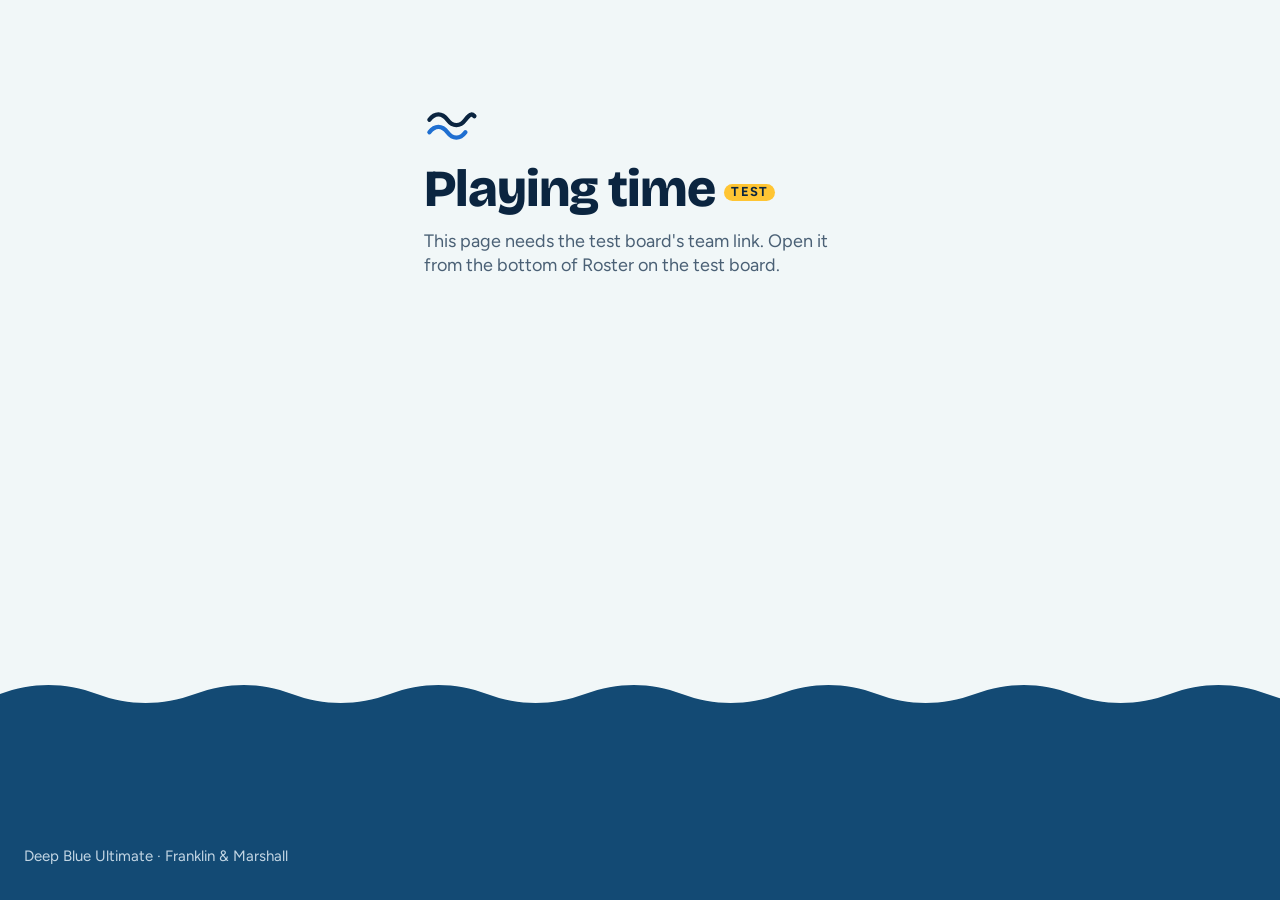
<file: test/sim.html>
<!doctype html>
<html lang="en" data-board="test">
<head>
<meta charset="utf-8">
<meta name="viewport" content="width=device-width, initial-scale=1, maximum-scale=1, user-scalable=no, viewport-fit=cover">
<meta name="theme-color" content="#ffe14d">
<meta name="apple-mobile-web-app-title" content="DB Sim">
<meta name="robots" content="noindex">
<title>Playing time (TEST)</title>
<link rel="preconnect" href="https://fonts.googleapis.com">
<link rel="preconnect" href="https://fonts.gstatic.com" crossorigin>
<link rel="stylesheet" href="https://fonts.googleapis.com/css2?family=Bricolage+Grotesque:opsz,wght@12..96,600..800&family=Figtree:wght@400;500;600;700&display=swap">
<link rel="stylesheet" href="styles.css?v=test.56">
<style>
/* Playing-time simulator only. Everything else comes from the board's styles.css. */
a.brand,a.back-link,.gate-card a.btn{text-decoration:none}
a.back-link{display:flex;align-items:center}
.deep{padding-bottom:calc(36px + env(safe-area-inset-bottom,0px))}
.toast{bottom:calc(20px + env(safe-area-inset-bottom,0px))}
.sim-day .pick{display:flex;flex-direction:column;gap:6px;font-size:15px;font-weight:700;color:var(--muted)}
.sim-day .pick .line-in{font-weight:600;color:var(--ink)}
.sim-day .note,.setup .note{margin:0;font-size:15px;color:var(--muted)}
.steps{display:grid;gap:8px}
.plays-row > span.grow{font-weight:700}
.step{display:inline-flex;align-items:center;gap:6px}
.step button{width:44px;height:44px;border:2px solid var(--line);border-radius:50%;background:var(--card);font-weight:800;font-size:22px;line-height:1}
.step button:disabled{opacity:.35;cursor:default}
.step b{min-width:2.2ch;text-align:center;font-family:var(--display);font-weight:800;font-size:22px;font-variant-numeric:tabular-nums}
.setup-wrap{display:flex;flex-direction:column;gap:14px}
.setups{display:grid;gap:14px;align-items:start}
.setup{gap:14px}
.setup-h{display:flex;align-items:center;gap:10px}
.setup-h .t{display:flex;flex-direction:column}
.setup-h .t b{font-family:var(--display);font-weight:800;font-size:21px;line-height:1.1}
.setup-h .t small{font-size:14px;color:var(--muted)}
.ab{flex:none;width:36px;height:36px;border-radius:50%;display:inline-grid;place-items:center;font-family:var(--display);font-weight:800;font-size:19px;color:#fff;background:var(--ink)}
.ab-B{background:var(--teal)}
.setup .seg.wide{flex-wrap:wrap;border-radius:18px}
.setup .seg.wide button{flex:1 1 auto}
.who{display:flex;flex-direction:column;gap:10px;border-top:1px solid var(--rule);padding-top:12px}
.who-btn{display:flex;align-items:center;justify-content:space-between;gap:10px;min-height:46px;border:0;background:transparent;padding:0;text-align:left;font-size:16px}
.who-btn b:first-child{font-family:var(--display);font-weight:800;font-size:20px}
.who-btn .chev{color:var(--teal);font-size:18px}
.whatif{display:inline-block;background:var(--sun);color:var(--ink);font-weight:700;font-size:12px;padding:1px 7px;border-radius:999px;vertical-align:1px}
.setup-foot{display:flex;flex-wrap:wrap;align-items:center;gap:6px 16px;border-top:1px solid var(--rule);padding-top:12px}
.setup-foot .text-link{min-height:40px}
.ab-switch{position:sticky;top:calc(56px + env(safe-area-inset-top,0px));z-index:5}
@media (max-width:759px){
  .setups[data-view="A"] .setup-B,.setups[data-view="B"] .setup-A{display:none}
}
@media (min-width:760px){
  .seg.ab-switch{display:none}
  .setups{grid-template-columns:1fr 1fr}
  .sim-day{display:grid;grid-template-columns:1fr 1fr;column-gap:20px}
  .sim-day .note{grid-column:1 / -1}
  .sim-day .steps{grid-column:1 / -1;grid-template-columns:1fr 1fr;column-gap:20px}
}
h2.sim-h{margin:0;font-family:var(--display);font-weight:800;font-size:22px}
.card .warn{margin:0;background:var(--warn-bg);color:var(--warn);border-radius:12px;padding:10px 12px;font-weight:700;font-size:15px}
.card .note{margin:0;font-size:15px;color:var(--muted)}
table.sim{width:100%;border-collapse:collapse;font-variant-numeric:tabular-nums}
table.sim th,table.sim td{padding:8px 4px;text-align:right;border-top:1px solid var(--played);font-size:16px;vertical-align:top}
table.sim thead th{border-top:0;font-size:14px;font-weight:700;color:var(--muted);padding-top:2px}
table.sim th:first-child{text-align:left;font-weight:600;width:100%}
table.sim thead th:first-child{font-weight:700}
table.sim td{font-weight:700;white-space:nowrap;min-width:3.2em}
table.sim th small{display:block;font-weight:500;font-size:13px;color:var(--muted);margin-top:2px}
table.sim .z{color:var(--faint);font-weight:500}
table.sim .up{color:var(--teal)} table.sim .down{color:var(--w)}
table.sim .pl{display:inline-flex;align-items:center;gap:7px;flex-wrap:wrap}
table.sim .late{font-size:12px;font-weight:700;background:var(--sun);color:var(--ink);padding:1px 6px;border-radius:999px}
table.sim tr.sim-grp th{padding-top:16px;font-family:var(--display);font-weight:800;font-size:13px;letter-spacing:.08em;text-transform:uppercase;color:var(--muted);border-top:0}
.deep table.sim th,.deep table.sim td{border-top-color:rgba(169,196,217,.22);color:#fff}
.deep table.sim thead th,.deep table.sim th small,.deep table.sim tr.sim-grp th{color:var(--foam2)}
.deep table.sim .z{color:var(--foam)}
.deep table.sim .up{color:var(--cyan)} .deep table.sim .down{color:#ffb4a6}
.deep table.sim .badge{color:var(--foam2)}
.deep .legend-note{color:var(--foam2)}
.deep > .deep-in > .eyebrow{margin-top:10px}
/* Every point: who plays which point, one setup at a time. Scrolls sideways inside its own box. */
.deep > .deep-in > .add-dashed[data-act="grid-open"]{margin-top:14px}
.grid-h{display:flex;align-items:center;gap:12px;margin-top:14px}
.grid-h .eyebrow{flex:1 1 auto}
.grid-ab button{min-height:40px;min-width:48px;font-family:var(--display);font-weight:800}
.grid-hide.text-link.on-deep{margin-top:0}
.deep .deep-card.grid-card{background:var(--sea2);padding:10px 0 12px;overflow:hidden}
.grid-card .grid-key,.grid-card .legend-note{padding:0 14px}
.grid-scroll{overflow-x:auto;-webkit-overflow-scrolling:touch;overscroll-behavior-x:contain}
table.pgrid{--cw:14px;border-collapse:separate;border-spacing:0;font-variant-numeric:tabular-nums;color:#fff}
table.pgrid th,table.pgrid td{padding:0;width:var(--cw);min-width:var(--cw);max-width:var(--cw);height:22px}
table.pgrid .nm{position:sticky;left:0;z-index:2;background:var(--sea2);min-width:104px;max-width:104px;width:104px;padding:0 8px 0 14px;text-align:left;font-weight:600;font-size:14px}
table.pgrid .nm span{display:block;overflow:hidden;text-overflow:ellipsis;white-space:nowrap}
table.pgrid .gs{border-left:2px solid rgba(169,196,217,.35)}
table.pgrid tr.gh th{height:20px;text-align:left;font-size:12px;font-weight:700;color:var(--foam2)}
table.pgrid tr.gh th span{display:block;overflow:hidden;text-overflow:ellipsis;white-space:nowrap;padding-left:4px;box-sizing:border-box}
table.pgrid tr.ph th{height:20px;font-size:9px;font-weight:700;color:var(--foam);text-align:center}
table.pgrid tr.ph th.five{background:var(--sun);color:var(--ink);border-radius:4px}
table.pgrid tr.ph th.pd{color:var(--cyan)}
table.pgrid td.pd{background:rgba(255,255,255,.07)}
table.pgrid .tot{min-width:40px;max-width:none;width:40px;padding:0 14px 0 8px;text-align:right;font-weight:800;font-size:14px}
table.pgrid tr.ph th.tot{font-size:12px;color:var(--foam2)}
table.pgrid tr.gg th{height:30px;vertical-align:bottom;text-align:left;font-family:var(--display);font-weight:800;font-size:12px;letter-spacing:.08em;text-transform:uppercase;color:var(--foam2)}
table.pgrid tr.gg th span{position:sticky;left:14px;padding-left:14px}
table.pgrid tbody tr:not(.gg):hover th,table.pgrid tbody tr:not(.gg):hover td{background-color:rgba(95,211,224,.10)}
table.pgrid td i{display:block;height:14px;margin:4px 1px;border-radius:4px}
table.pgrid td i.jl{margin-left:0;border-top-left-radius:0;border-bottom-left-radius:0}
table.pgrid td i.jr{margin-right:0;border-top-right-radius:0;border-bottom-right-radius:0}
.pgrid i.W,.grid-key .k.W{background:var(--w)} .pgrid i.M,.grid-key .k.M{background:var(--m)}
.pgrid i.L,.grid-key .k.L{background:var(--foam2)} .pgrid i.U{background:var(--faint)}
.pgrid i.b2b,.grid-key .k.b2b{box-shadow:inset 3px 0 0 var(--sun)}
.grid-key{display:flex;flex-wrap:wrap;gap:6px 14px;margin-top:10px;font-size:13px;color:var(--foam2)}
.grid-key span{display:inline-flex;align-items:center;gap:6px}
.grid-key .k{display:inline-block;width:18px;height:12px;border-radius:3px}
.grid-key .k.pd{background:rgba(255,255,255,.18)}
.grid-key b.k.five{display:inline-grid;place-items:center;width:16px;height:16px;font-size:10px;background:var(--sun);color:var(--ink)}
.grid-card .legend-note{margin-top:8px}
@media (min-width:760px){ table.pgrid{--cw:18px} table.pgrid .nm{min-width:140px;max-width:140px;width:140px} table.pgrid tr.ph th{font-size:10px} }
</style>
<link rel="icon" href="data:image/svg+xml,%3Csvg xmlns='http://www.w3.org/2000/svg' viewBox='0 0 32 32'%3E%3Crect width='32' height='32' rx='7' fill='%23ffe14d'/%3E%3Ccircle cx='16' cy='16' r='11' fill='%231d4db0'/%3E%3Cellipse cx='16' cy='16' rx='7' ry='2.4' fill='none' stroke='white' stroke-width='2'/%3E%3C/svg%3E">
<link rel="apple-touch-icon" href="apple-touch-icon.png">
</head>
<body>
<div id="app"></div>
<div class="toast" id="toast" hidden></div>
<script src="../supabase.js"></script>
<script src="lines.js?v=test.56"></script>
<script src="sim.js?v=test.56"></script>
</body>
</html>
</file>
<file: styles.css>
/* Deep Blue Board — "Waterline": what you're doing now sits above the water on light sea-glass;
   what's coming sits below the wave in deepening navy. One light theme. */
:root{
  color-scheme:light;
  --bg:#f1f7f8; --card:#ffffff; --ink:#0b2540; --muted:#4a6075; --faint:#8a9bab;
  --rule:#dce7ec; --line:#d4e0e6; --played:#e3ecf0;
  --teal:#0f766e; --teal-dark:#0b5a54; --teal-soft:#f0f8f7;
  --sea:#134a74; --sea2:#0f3b5e; --sea3:#0b2c47; --abyss:#071a2c;
  --foam:#a9c4d9; --foam2:#c3d6e4; --cyan:#5fd3e0; --sun:#ffc533;
  --w:#c2412d; --m:#1f6fd1; --m-light:#8db8f0;
  --warn:#7a3d00; --warn-bg:#fff1d6; --warn-line:#b45309;
  --dd:#6d28d9; --dd-bg:#ece4fa; --sd:#17707f; --sd-bg:#dcf1f5;
  --rH:#8a4b00; --rH-bg:#ffe9c7; --rC:#1b6b3c; --rC-bg:#dcefe3;
  --display:"Bricolage Grotesque","Figtree",system-ui,sans-serif;
  --body:"Figtree",system-ui,-apple-system,"Segoe UI",sans-serif;
  --shadow:0 6px 20px rgba(11,37,64,.12);
  --shadow-sm:0 1px 4px rgba(11,37,64,.10);
  --nav-h:64px;
}
*{box-sizing:border-box}
[hidden]{display:none!important}
html,body{height:100%}
/* No zooming: double-tap does nothing, and inputs don't zoom when tapped. */
html{touch-action:manipulation;-webkit-text-size-adjust:100%;text-size-adjust:100%}
body{margin:0;background:var(--bg);color:var(--ink);font-family:var(--body);font-size:17px;line-height:1.3;-webkit-tap-highlight-color:transparent}
button,input,select,textarea{font:inherit;color:inherit}
button{cursor:pointer}
input,select,textarea{font-size:16px}
a{color:var(--teal)}
:focus-visible{outline:3px solid var(--sun);outline-offset:2px}
.muted{color:var(--muted)}
.grow{flex:1 1 auto}
.row{display:flex;gap:10px;align-items:center;flex-wrap:wrap}
.disp{font-family:var(--display);font-weight:800}
.eyebrow{font-family:var(--display);font-weight:800;font-size:14px;letter-spacing:.08em;text-transform:uppercase;color:var(--muted);margin:0}
.cw{color:var(--w)} .cm{color:var(--m)}
.mag{flex:none;width:30px;height:30px;border-radius:50%;display:inline-grid;place-items:center;color:#fff;font-weight:700;font-size:13px;background:var(--faint)}
.mag.W{background:var(--w)} .mag.M{background:var(--m)} .mag.U{background:var(--faint)}
.dot{flex:none;display:inline-block;width:10px;height:10px;border-radius:50%;background:var(--faint);box-shadow:0 0 0 2px #fff}
.dot.W{background:var(--w)} .dot.M{background:var(--m)}
.badge{display:inline-grid;place-items:center;flex:none;width:18px;height:18px;margin-left:5px;border-radius:50%;border:2px solid currentColor;font-weight:700;font-size:10px;line-height:1;vertical-align:2px}
.empty-note{color:var(--muted);margin:0;padding:8px 0}

/* ---------- buttons ---------- */
.btn{display:inline-flex;align-items:center;justify-content:center;gap:6px;min-height:46px;padding:0 16px;border:2px solid var(--ink);border-radius:14px;background:var(--card);color:var(--ink);font-weight:700;font-size:16px;text-decoration:none;white-space:nowrap}
.btn.primary{border:0;background:var(--teal);color:#fff;font-family:var(--display);font-weight:800;font-size:18px}
.btn.primary:hover{background:var(--teal-dark)}
.btn.ghost{border-color:transparent;background:transparent;color:var(--teal)}
.btn.danger{border:2px dashed var(--warn);background:var(--warn-bg);color:var(--warn)}
.btn.sm{min-height:40px;padding:0 12px;font-size:15px}
.btn.big{min-height:58px;font-size:20px;border-radius:16px}
.btn:disabled{opacity:.45;cursor:default}
.btn.on-deep{border-color:var(--foam);background:transparent;color:#fff}
.btn.on-deep.ghost{border-color:transparent;color:var(--foam)}
.add-dashed{width:100%;min-height:50px;border:2px dashed #6f97b8;border-radius:16px;background:transparent;color:#fff;font-family:var(--display);font-weight:800;font-size:17px}
.icon-btn{border:0;background:transparent;width:44px;height:44px;border-radius:50%;font-size:22px;line-height:1;color:var(--muted);flex:none}
.icon-btn:hover{background:rgba(11,37,64,.06)}
.close-btn{border:0;width:44px;height:44px;border-radius:50%;background:var(--bg);font-size:22px;color:var(--ink);flex:none}
/* pill segmented control */
.seg{display:inline-flex;gap:4px;background:var(--card);border-radius:999px;padding:3px;box-shadow:var(--shadow-sm)}
.seg.inset{background:var(--bg);box-shadow:none}
.seg button{border:0;border-radius:999px;background:transparent;min-height:44px;padding:0 14px;font-weight:700;font-size:16px;color:var(--ink);white-space:nowrap}
.seg button[aria-pressed="true"]{background:var(--ink);color:#fff}
.seg.wide{display:flex}
.seg.wide button{flex:1 1 0;padding:0 8px}
.seg.disp button{font-family:var(--display);font-weight:800;font-size:18px;min-width:46px}
.circles{display:flex;gap:8px;flex-wrap:wrap}
.circles button{width:48px;height:48px;border:2px solid var(--line);border-radius:50%;background:var(--card);font-family:var(--display);font-weight:800;font-size:20px}
.circles button[aria-pressed="true"]{border:0;background:var(--ink);color:#fff}
.line-in{width:100%;min-height:50px;border:2px solid var(--line);border-radius:14px;padding:0 14px;font-size:17px;background:var(--card);color:var(--ink)}
.line-in:focus{outline:none;border-color:var(--teal)}
select.line-in{padding:0 10px}

/* ---------- top bar ---------- */
.top{position:sticky;top:0;z-index:20;background:var(--bg);padding-top:env(safe-area-inset-top,0px)}
.top-in{max-width:1240px;margin:0 auto;display:flex;align-items:center;gap:8px;padding:10px 16px 6px;min-height:52px}
.brand{display:flex;align-items:center;gap:8px;border:0;background:transparent;padding:0;font-family:var(--display);font-weight:800;font-size:22px;letter-spacing:-.01em;color:var(--ink);white-space:nowrap}
.brand svg{flex:none;overflow:visible}
.test-tag{display:inline-block;font-family:var(--body);font-weight:700;font-size:12px;letter-spacing:.08em;background:var(--sun);color:var(--ink);padding:2px 7px;border-radius:999px}
.game-pick{display:flex;align-items:center;gap:2px;min-width:0;flex:0 1 auto;margin-left:auto}
.game-pick[hidden] ~ .sync{margin-left:auto}
.game-pick select{min-width:0;max-width:210px;height:40px;border:0;border-radius:999px;background:var(--card);box-shadow:var(--shadow-sm);padding:0 12px;font-weight:700;font-size:16px;color:var(--ink)}
.tabs{display:none}
.sync{display:inline-flex;align-items:center;gap:6px;font-size:15px;color:var(--muted);margin-left:auto;white-space:nowrap}
.sync i{width:10px;height:10px;border-radius:50%;background:var(--faint)}
.sync.live i{background:var(--teal)} .sync.offline i{background:var(--w)}
.sync.offline{color:var(--w);font-weight:700}
.ver{font-size:12px;color:var(--faint);white-space:nowrap}
@media (max-width:420px){ .sync:not(.offline) span{display:none} .ver{display:none} }

/* ---------- bottom tab bar (phones) ---------- */
.bottom-nav{position:fixed;left:0;right:0;bottom:0;z-index:20;background:var(--abyss);display:flex;align-items:stretch;height:calc(var(--nav-h) + env(safe-area-inset-bottom,0px));padding-bottom:env(safe-area-inset-bottom,0px)}
.bottom-nav button{flex:1 1 0;min-width:0;border:0;background:transparent;display:flex;flex-direction:column;align-items:center;justify-content:center;gap:5px;color:var(--foam);font-weight:700;font-size:15px}
.bottom-nav button::before{content:"";width:8px;height:8px;border-radius:50%;background:transparent}
.bottom-nav button[aria-current="page"]{color:#fff}
.bottom-nav button[aria-current="page"]::before{background:var(--sun)}

/* ---------- page + waterline ---------- */
#main{min-height:calc(100dvh - 60px);display:flex;flex-direction:column}
.above{width:100%;max-width:1240px;margin:0 auto;padding:6px 16px 0;display:flex;flex-direction:column;gap:14px}
.above:last-child{padding-bottom:calc(var(--nav-h) + 40px)}
.wave{display:block;width:100%;height:30px;margin-top:18px;flex:none;background:url("data:image/svg+xml,%3Csvg xmlns='http://www.w3.org/2000/svg' width='390' height='30' viewBox='0 0 390 30'%3E%3Cpath d='M0 14 C 32 2, 65 2, 97 14 S 162 26, 195 14 S 260 2, 292 14 S 357 26, 390 14 L 390 30 L 0 30 Z' fill='%23134a74'/%3E%3C/svg%3E") repeat-x left bottom/390px 30px}
.deep{flex:1 0 auto;background:var(--sea);color:#fff;padding:0 0 calc(var(--nav-h) + 24px + env(safe-area-inset-bottom,0px))}
/* Sharks swimming in Home's deep (ocean.js). The canvas sits behind the content, in the deep's own blue. */
main .deep{position:relative;isolation:isolate;overflow:hidden}
.deep-sharks{position:absolute;inset:0;z-index:-1;display:block;width:100%;height:100%;opacity:.8;pointer-events:none;font-family:ui-monospace,Menlo,Consolas,monospace}
.deep-credit{align-self:flex-end;font-size:12px;font-weight:600;color:var(--foam);text-decoration:none;margin-top:8px}
.deep-credit:hover,.deep-credit:focus-visible{color:#fff;text-decoration:underline}
.deep-in{max-width:1240px;margin:0 auto;padding:0 16px;display:flex;flex-direction:column;gap:12px}
.deep .eyebrow{color:var(--foam2)}
.deep .muted{color:var(--foam2)}
.deep h2{font-family:var(--display);font-weight:800;font-size:24px;margin:8px 0 0;color:#fff}
.deep-card{background:var(--sea2);border-radius:18px;padding:12px 14px;display:flex;flex-direction:column;gap:8px}
.deep-card.darker{background:var(--sea3)}
.deep-card.abyss{background:var(--abyss)}
h1.page-title{margin:0;font-family:var(--display);font-weight:800;font-size:30px;line-height:1.05}
.page-sub{font-size:15px;color:var(--muted)}
.card{background:var(--card);border-radius:20px;box-shadow:var(--shadow);padding:14px;display:flex;flex-direction:column;gap:10px}
.back-link{align-self:flex-start;border:0;background:transparent;padding:0 12px 0 0;min-height:44px;margin:-8px 0 -6px;font-weight:700;font-size:15px;color:var(--teal);text-align:left}

/* ---------- toasts and bottom status bars ---------- */
.toast{position:fixed;left:50%;bottom:calc(var(--nav-h) + 16px + env(safe-area-inset-bottom,0px));transform:translateX(-50%);background:var(--ink);color:#fff;padding:12px 18px;border-radius:999px;z-index:60;font-weight:700;font-size:16px;max-width:calc(100% - 32px);text-align:center;box-shadow:0 10px 26px rgba(7,26,44,.3)}
.clipbar{position:fixed;left:50%;transform:translateX(-50%);bottom:calc(var(--nav-h) + 12px + env(safe-area-inset-bottom,0px));z-index:30;width:min(560px,calc(100% - 24px));background:var(--ink);color:#fff;border-radius:18px;box-shadow:0 10px 26px rgba(7,26,44,.3);padding:10px;display:flex;align-items:center;gap:8px}
.clip-text{flex:1;min-width:0;padding-left:6px;font-size:15px;line-height:1.3}
.clip-text b{display:block;font-size:16px}
.clipbar .btn{min-height:44px;border:0;background:#fff;color:var(--ink);font-size:15px;padding:0 14px}
.clipbar .btn.warn{background:var(--warn-bg);color:var(--warn)}
.clipbar .btn.confirm{background:var(--sun);color:var(--ink)}

/* ---------- Points: game head ---------- */
.game-head{display:flex;align-items:flex-end;justify-content:space-between;gap:12px}
.gh-l{display:flex;flex-direction:column;min-width:0}
.gh-name{margin:0;font-family:var(--display);font-weight:800;font-size:24px;line-height:1.1;overflow-wrap:anywhere}
.gh-pick{border:0;background:transparent;padding:0 6px 0 0;min-height:44px;text-align:left;color:var(--ink)}
.gh-row{display:flex;align-items:center;gap:2px;min-width:0}
.gh-menu{color:var(--ink);font-size:24px;letter-spacing:1px;background:var(--card);box-shadow:var(--shadow-sm)}
.ctx-row{display:flex;align-items:center;gap:10px;flex-wrap:wrap}
.ctx-pick{display:inline-flex;align-items:center;gap:6px;min-height:44px;max-width:100%;border:2px solid var(--line);border-radius:999px;background:var(--card);padding:0 16px;font-size:16px;color:var(--ink);text-align:left}
.ctx-pick span{color:var(--muted);white-space:nowrap}
.ctx-pick b{font-weight:800;overflow:hidden;text-overflow:ellipsis;white-space:nowrap}
.ctx-pick i{font-style:normal;color:var(--muted);font-size:14px}
.gh-pick span{font-size:16px;color:var(--muted);vertical-align:3px}
.menu-block.games button{flex-direction:row;align-items:center;justify-content:space-between;gap:10px}
.menu-block.games button[aria-current="true"]{background:var(--teal-soft);color:var(--teal)}
.menu-block small{font-weight:500;font-size:14px;color:var(--muted)}
@media (max-width:759px){ .game-pick select{display:none} }
.score{display:flex;flex-direction:column;align-items:flex-end;flex:none}
.score b{font-family:var(--display);font-weight:800;font-size:56px;line-height:.9;letter-spacing:-.02em;font-variant-numeric:tabular-nums}
.score small{font-size:14px;color:var(--muted);white-space:nowrap}

/* ---------- Points: a line card ---------- */
.point{position:relative;background:var(--card);border-radius:20px;box-shadow:var(--shadow);padding:22px 12px 12px;display:flex;flex-direction:column;gap:10px;margin-top:12px}
.point.played{background:var(--played);box-shadow:none}
.point.current{box-shadow:0 0 0 3px var(--sun),var(--shadow)}
.pill{position:absolute;top:-15px;left:14px;display:inline-flex;align-items:center;gap:8px;border-radius:999px;padding:5px 14px;font-family:var(--display);font-weight:800;font-size:16px;box-shadow:0 2px 6px rgba(11,37,64,.18);background:var(--ink);color:#fff;white-space:nowrap;max-width:calc(100% - 28px);overflow:hidden;text-overflow:ellipsis}
.pill.now{background:var(--sun);color:var(--ink);padding-left:8px}
.pill.now i{width:14px;height:14px;border-radius:50%;background:var(--ink);border:3px solid #fff;flex:none}
.pill.goal{background:var(--teal);color:#fff}
.pill.next{background:var(--card);color:var(--teal)}
.pill.played{background:var(--muted)}
.card-head{display:flex;align-items:center;gap:6px;min-height:44px}
.card-head .ln{font-family:var(--display);font-weight:800;font-size:21px}
.card-head .lp{font-size:15px;color:var(--muted)}
.card-head .nav{width:40px;height:44px;border:0;background:transparent;border-radius:10px;font-size:26px;line-height:1;color:var(--muted);flex:none}
.card-head .nav:disabled{opacity:.25}
.tiles{display:grid;grid-template-columns:repeat(2,minmax(0,1fr));gap:8px}
.tile{position:relative;display:flex;align-items:stretch;min-width:0;border-radius:14px;background:var(--bg)}
.point.played .tile{background:rgba(255,255,255,.6)}
.tile .who{flex:1 1 auto;min-width:0;min-height:52px;display:flex;align-items:center;gap:7px;border:0;border-radius:14px;background:transparent;padding:4px 4px 4px 7px;text-align:left}
.tn{display:flex;flex-direction:column;min-width:0;line-height:1.12}
.tn .nm{display:block;font-weight:700;font-size:18px;white-space:nowrap;overflow:hidden;text-overflow:ellipsis}
.tn .tag{font-size:13px;font-weight:600;color:var(--muted);white-space:nowrap;overflow:hidden;text-overflow:ellipsis}
.tag .t-first{color:var(--teal)} .tag .t-b2b{color:var(--warn-line);font-weight:700}
.tag .t-dd{color:var(--dd);font-weight:800} .tag .t-sd{color:var(--sd);font-weight:800} .tag .t-ga{color:var(--ink);font-weight:800}
.role-chip{flex:none;align-self:center;width:30px;height:30px;margin-right:5px;border:0;border-radius:9px;background:transparent;color:var(--faint);font-family:var(--display);font-weight:800;font-size:16px;box-shadow:inset 0 0 0 2px var(--line)}
.role-chip[data-r="H"]{background:var(--rH-bg);color:var(--rH);box-shadow:none}
.role-chip[data-r="C"]{background:var(--rC-bg);color:var(--rC);box-shadow:none}
.who.empty{min-height:52px;border:2px dashed var(--line);border-radius:14px;background:transparent;color:var(--teal);font-weight:700;font-size:16px;justify-content:center}
.tile.sum{flex-direction:column;justify-content:center;gap:1px;padding:4px 10px;border:2px dashed var(--line);background:transparent;font-size:14px;line-height:1.25;min-height:52px}
.tile.sum b{font-weight:800}
.warn-tag{color:var(--warn);font-weight:700}
.pod-tag{color:var(--teal);font-weight:700}
.od-row{display:flex;align-items:center;gap:8px}
.od-row .lbl{font-size:14px;font-weight:600;color:var(--muted)}
.od-row .seg{box-shadow:none;background:var(--bg)}
.od-row .seg button{width:46px;padding:0;font-family:var(--display);font-weight:800;font-size:19px}
.result-btns{display:flex;gap:10px}
.result-btns button{flex:1 1 0;min-height:60px;border-radius:16px;font-family:var(--display);font-weight:800;font-size:21px}
.result-btns .us{border:0;background:var(--teal);color:#fff}
.result-btns .them{border:2px solid var(--ink);background:var(--card);color:var(--ink)}
.result-btns button[aria-pressed="true"]{box-shadow:0 0 0 3px var(--sun)}
.pt-block{display:flex;flex-direction:column;gap:10px;border-top:1px solid var(--rule);padding-top:10px}
.pt-block.now{border-top:0;padding-top:0}
.pt-title{display:flex;align-items:baseline;gap:8px;flex-wrap:wrap}
.pt-title b{font-family:var(--display);font-weight:800;font-size:22px}
.pt-title span{font-size:15px;color:var(--muted)}
.ga-grid{display:grid;grid-template-columns:repeat(2,minmax(0,1fr));gap:8px}
.ga-btn{min-height:52px;display:flex;align-items:center;gap:8px;border:2px dashed var(--teal);border-radius:14px;background:var(--card);padding:0 10px 0 7px;text-align:left;min-width:0;font-weight:700;font-size:18px}
.ga-btn.scorer{border:0;background:var(--teal);color:#fff}
.ga-btn .gtag{margin-left:auto;font-family:var(--display);font-weight:800;font-size:13px;letter-spacing:.06em}
.ga-btn.none{justify-content:center;border-color:var(--muted);font-family:var(--display);font-weight:800;font-size:17px}
.ga-links{display:flex;justify-content:space-between;gap:8px}
.ga-links button{min-height:44px;border:0;background:transparent;padding:0 4px;font-weight:700;font-size:16px;color:var(--teal)}
.ga-links button.quiet{color:var(--muted);font-weight:600}
.pt-row{display:flex;align-items:center;gap:8px;min-height:44px;border-top:1px solid var(--rule);font-size:15px;flex-wrap:wrap}
.pt-row .pt-n{font-family:var(--display);font-weight:800;font-size:16px;min-width:38px}
.pt-row .od{display:inline-grid;place-items:center;width:24px;height:24px;border-radius:6px;background:var(--bg);font-weight:800;font-size:13px}
.pt-row .res{font-weight:700}
.pt-row .res.us{color:var(--teal)}
.pt-row .goal{color:var(--muted);font-size:14px}
.pt-row .pt-edit{margin-left:auto;min-height:40px;border:0;background:transparent;color:var(--teal);font-weight:700;font-size:15px;padding:0 4px}
.pt-row.open{flex-direction:column;align-items:stretch;gap:8px;padding:8px 0}
.add-card{margin-top:12px;display:flex;flex-direction:column;gap:10px;align-items:stretch;background:var(--card);border-radius:20px;box-shadow:var(--shadow);padding:18px 14px}
.add-card p{margin:0;color:var(--muted)}

/* ---------- Points: below the waterline ---------- */
.up-row{display:flex;flex-direction:column;align-items:flex-start;gap:6px;width:100%;border:0;background:transparent;color:#fff;text-align:left;padding:10px 0;border-top:1px solid rgba(255,255,255,.14)}
.up-row:first-of-type{border-top:0}
.up-row .ur-h{display:flex;align-items:baseline;gap:8px;flex-wrap:wrap}
.up-row .ur-h b{font-family:var(--display);font-weight:800;font-size:19px}
.up-row .ur-h span{font-size:15px;color:var(--foam)}
.up-row .names{display:flex;flex-wrap:wrap;gap:4px 12px}
.up-row .names span{display:inline-flex;align-items:center;gap:5px;font-size:16px;font-weight:600}
.up-row.small .names span{font-size:14px;font-weight:500;color:var(--foam2)}
.up-row .rdots{display:inline-flex;gap:4px;margin-left:4px}
.rdot{width:10px;height:10px;border-radius:50%;box-shadow:inset 0 0 0 2px var(--foam)}
.rdot.us{background:var(--cyan);box-shadow:none} .rdot.them{background:#fff;box-shadow:none;opacity:.55}
.deep-actions{display:flex;flex-direction:column;gap:8px;margin-top:6px}

/* points-per-person chart (on the deep) */
.ppl{display:flex;flex-direction:column;gap:10px;margin-top:10px}
.ppl-head{display:flex;justify-content:space-between;align-items:flex-end;gap:10px}
.legend{display:flex;gap:12px;flex-wrap:wrap;font-size:14px;color:var(--foam2);align-items:center}
.legend .key{display:inline-block;width:12px;height:12px;border-radius:3px;margin-right:4px;vertical-align:-1px}
.key.W{background:var(--w)} .key.M{background:var(--m-light)}
.bars{display:flex;flex-direction:column;gap:6px}
.bucket{position:relative}
.bar-row{width:100%;display:grid;grid-template-columns:56px minmax(0,1fr) auto;gap:10px;align-items:center;border:0;background:transparent;color:#fff;padding:4px 0;text-align:left;min-height:40px}
.bl{font-weight:700;font-size:15px;white-space:nowrap}
.track{height:16px;border-radius:999px;background:rgba(255,255,255,.12);overflow:hidden}
.stack{display:flex;height:100%;border-radius:999px;overflow:hidden}
.seg-fill.W{background:var(--w)} .seg-fill.M{background:var(--m-light)} .seg-fill.U{background:var(--foam)}
.bv{font-weight:700;font-size:15px;white-space:nowrap}
.bsub{font-weight:500;color:var(--foam2);font-size:13px}
.who-list{display:flex;flex-wrap:wrap;gap:6px;padding:4px 0 8px}
.pop{display:none}
.nchip{display:inline-flex;align-items:center;gap:6px;background:rgba(255,255,255,.1);border-radius:999px;padding:3px 10px 3px 4px;font-size:15px;font-weight:600}
.nchip .mag{width:22px;height:22px;font-size:11px}

/* ---------- Home ---------- */
.home-next{display:flex;flex-direction:column;gap:6px;padding-top:6px}
.countdown{display:flex;align-items:flex-end;gap:12px}
.countdown .big{font-family:var(--display);font-weight:800;font-size:92px;line-height:.8;letter-spacing:-.04em;font-variant-numeric:tabular-nums}
.countdown .big.word{font-size:64px}
.countdown.is-today{flex-direction:column;align-items:flex-start;gap:18px}
.countdown.is-today .to{padding-bottom:0}
.countdown .to{display:flex;flex-direction:column;padding-bottom:4px;min-width:0}
.countdown .to span{font-size:17px;font-weight:600;color:var(--muted)}
.countdown .to b{font-family:var(--display);font-weight:800;font-size:30px;line-height:1.05;overflow-wrap:anywhere}
.two-btns{display:flex;gap:10px;margin-top:6px}
.two-btns .btn{flex:1 1 0;min-height:54px;font-family:var(--display);font-weight:800;font-size:18px;border-radius:16px;padding:0 10px}
.today-card{flex-direction:row;align-items:center;gap:12px;padding:12px 12px 12px 16px}
.today-card .t{flex:1;display:flex;flex-direction:column;min-width:0}
.today-card b{font-family:var(--display);font-weight:800;font-size:20px}
.today-card span{font-size:15px;color:var(--muted)}
.pill-btn{min-height:50px;padding:0 18px;border:2px solid var(--teal);border-radius:999px;background:var(--card);color:var(--teal);font-family:var(--display);font-weight:800;font-size:18px;white-space:nowrap}
.last-out{display:flex;flex-direction:column;gap:2px;border:0;background:transparent;text-align:left;padding:0;color:var(--ink)}
.last-out b{font-weight:700;font-size:17px}
.last-out span:last-child{font-size:15px;color:var(--muted);font-variant-numeric:tabular-nums}
.sched-row{display:grid;grid-template-columns:48px minmax(0,1fr) auto;gap:12px;align-items:center;width:100%;border:0;border-top:1px solid rgba(255,255,255,.14);background:transparent;color:#fff;padding:12px 4px;text-align:left}
.sched-row.n1{background:transparent} .sched-row.n2{background:rgba(7,26,44,.22)} .sched-row.n3{background:rgba(7,26,44,.4)}
.sched-date{display:flex;flex-direction:column;align-items:center;line-height:1}
.sched-date small{font-size:13px;font-weight:700;color:var(--foam2)}
.sched-date b{font-family:var(--display);font-weight:800;font-size:28px}
.sched-name{display:flex;flex-direction:column;min-width:0}
.sched-name b{font-family:var(--display);font-weight:800;font-size:19px;overflow-wrap:anywhere}
.sched-name span{font-size:15px;color:var(--foam2)}
.sched-status{font-size:15px;font-weight:700;color:var(--foam2);white-space:nowrap;text-align:right}
.sched-status.soon{color:var(--cyan)}
.sched-status .won{color:var(--cyan)} .sched-status .lost{color:#ffb4a8}
.game-row{display:flex;align-items:center;gap:10px;width:100%;min-height:52px;border:0;border-top:1px solid rgba(255,255,255,.14);background:transparent;color:#fff;text-align:left;padding:8px 4px}
.game-row .gn{flex:1;min-width:0;display:flex;flex-direction:column}
.game-row .gn b{font-weight:700;font-size:17px}
.game-row .gn span{font-size:14px;color:var(--foam2)}
.game-row .gs{font-family:var(--display);font-weight:800;font-size:20px}
.game-row .gs.won{color:var(--cyan)} .game-row .gs.lost{color:#ffb4a8}

/* ---------- tournament page ---------- */
.tour-head{display:flex;align-items:flex-end;justify-content:space-between;gap:12px}
.tour-head h1{margin:0;font-family:var(--display);font-weight:800;font-size:28px;line-height:1.05;overflow-wrap:anywhere}
.tour-head .rec{display:flex;flex-direction:column;align-items:flex-end;flex:none}
.tour-head .rec b{font-family:var(--display);font-weight:800;font-size:44px;line-height:.9;font-variant-numeric:tabular-nums}
.tour-head .rec small{font-size:14px;color:var(--muted);white-space:nowrap}
.tgames{list-style:none;margin:0;padding:0;display:flex;flex-direction:column;gap:10px}
.tgame{width:100%;display:flex;align-items:center;gap:12px;border:0;border-radius:18px;background:var(--card);box-shadow:var(--shadow-sm);padding:12px 14px;min-height:64px;text-align:left;color:var(--ink)}
.tg-n{width:34px;height:34px;border-radius:50%;background:var(--played);display:grid;place-items:center;font-family:var(--display);font-weight:800;font-size:17px;flex:none}
.tg-main{flex:1;display:flex;flex-direction:column;min-width:0}
.tg-main b{font-family:var(--display);font-weight:800;font-size:18px;overflow-wrap:anywhere}
.tg-main small{font-size:14px;color:var(--muted)}
.tg-res{display:flex;flex-direction:column;align-items:flex-end}
.tg-res small{font-size:13px;font-weight:700;color:var(--muted)}
.tg-score{font-family:var(--display);font-weight:800;font-size:22px;font-variant-numeric:tabular-nums}
.tg-score.won{color:var(--teal)} .tg-score.lost{color:var(--w)}
.tg-go{font-size:22px;color:var(--faint)}
.tgames-empty{background:var(--card);border-radius:18px;padding:16px;box-shadow:var(--shadow-sm)}
.tgames-empty p{margin:0 0 4px}
.next-link{display:flex;align-items:center;gap:10px;width:100%;border:0;background:transparent;color:#fff;text-align:left;padding:6px 0}
.next-link .t{flex:1;display:flex;flex-direction:column}
.next-link b{font-family:var(--display);font-weight:800;font-size:19px}
.next-link span{font-size:15px;color:var(--foam2)}
.next-link .soon{font-weight:700;color:var(--cyan)}

/* ---------- Practice ---------- */
.pr-top{display:flex;align-items:center;gap:10px;flex-wrap:wrap}
.date-pill{height:44px;border:0;border-radius:999px;background:var(--card);box-shadow:var(--shadow-sm);padding:0 12px;font-weight:700;font-size:16px;color:var(--ink);max-width:170px}
.here{display:flex;align-items:flex-end;gap:10px}
.here .big{font-family:var(--display);font-weight:800;font-size:64px;line-height:.82;letter-spacing:-.03em;font-variant-numeric:tabular-nums}
.here .t{display:flex;flex-direction:column;font-size:16px;line-height:1.25;padding-bottom:2px}
.here .t b{font-weight:700}
.group-title{font-family:var(--display);font-weight:800;font-size:14px;letter-spacing:.08em;text-transform:uppercase;color:var(--muted)}
.chk-grid{display:grid;grid-template-columns:repeat(3,minmax(0,1fr));gap:8px}
.chk{min-height:48px;display:flex;align-items:center;gap:6px;border:2px dashed #b7cbd6;border-radius:14px;background:var(--card);color:var(--muted);padding:0 6px;text-align:left;min-width:0}
.chk .cdot{width:22px;height:22px;flex:none;border-radius:50%;box-shadow:0 0 0 2px #fff;display:grid;place-items:center;color:#fff;font-size:12px;font-weight:700;background:var(--faint)}
.chk .cdot.W{background:var(--w)} .chk .cdot.M{background:var(--m)}
.chk .cn{display:flex;flex-direction:column;min-width:0;line-height:1.05}
.chk .cn b{font-weight:700;font-size:16px;white-space:nowrap;overflow:hidden;text-overflow:ellipsis}
.chk .cn small{font-size:11px;font-weight:700;letter-spacing:.06em}
.chk[aria-pressed="true"]{border:0;background:var(--teal);color:#fff}
.chk.sitting{border:2px solid var(--warn-line);background:var(--warn-bg);color:var(--warn)}
.chk:disabled{opacity:.4}
.scrim-teams{display:grid;grid-template-columns:repeat(2,minmax(0,1fr));gap:10px}
.scrim-team{border-radius:18px;padding:12px;display:flex;flex-direction:column;gap:6px;min-width:0}
.scrim-team.A{background:var(--abyss);color:#fff}
.scrim-team.B{background:var(--bg);color:var(--ink)}
.scrim-team b.tn2{font-family:var(--display);font-weight:800;font-size:22px;line-height:1}
.scrim-team small{font-size:14px;opacity:.8}
.scrim-team .p{display:flex;align-items:center;gap:7px;font-weight:700;font-size:16px;min-height:24px;overflow-wrap:anywhere}
.att-list{display:flex;flex-direction:column}
.att-row{display:grid;grid-template-columns:minmax(0,1.3fr) minmax(60px,2fr) auto;gap:10px;align-items:center;padding:6px 0;border-top:1px solid rgba(255,255,255,.12)}
.att-row .pl{display:flex;align-items:center;gap:8px;min-width:0;white-space:nowrap;overflow:hidden;text-overflow:ellipsis;font-weight:600}
.att-bar{height:8px;border-radius:4px;background:rgba(255,255,255,.14);overflow:hidden}
.att-bar i{display:block;height:100%;background:var(--cyan);border-radius:4px}
.att-n{font-variant-numeric:tabular-nums;font-size:14px;color:var(--foam2);min-width:34px;text-align:right}
.pr-list{list-style:none;margin:0;padding:0;display:flex;flex-direction:column}
.pr-list button{width:100%;display:flex;justify-content:space-between;align-items:center;border:0;border-top:1px solid rgba(255,255,255,.12);background:transparent;color:#fff;padding:10px 4px;min-height:48px;font-size:17px;font-weight:600;text-align:left}
.pr-list button[aria-current="true"]{color:var(--sun)}
.pr-list .meta{font-size:14px;color:var(--foam2);font-weight:500}

/* ---------- Stats ---------- */
.team-tiles{display:grid;grid-template-columns:repeat(2,minmax(0,1fr));gap:10px}
.team-tiles div{background:var(--card);border-radius:18px;box-shadow:var(--shadow-sm);padding:12px 14px;display:flex;flex-direction:column}
.team-tiles b{font-family:var(--display);font-weight:800;font-size:36px;line-height:1;font-variant-numeric:tabular-nums}
.team-tiles span{font-size:15px;color:var(--muted)}
@media (min-width:760px){ .team-tiles{grid-template-columns:repeat(4,minmax(0,1fr))} }
.table-card{background:var(--card);border-radius:18px;box-shadow:var(--shadow-sm);padding:6px 10px;overflow-x:auto}
table.stats{width:100%;border-collapse:collapse;font-variant-numeric:tabular-nums}
table.stats th,table.stats td{padding:0 4px;height:40px;text-align:right;border-top:1px solid var(--played);font-size:16px}
table.stats thead th{border-top:0;height:44px;font-weight:700;font-size:15px;color:var(--muted);cursor:pointer;white-space:nowrap;user-select:none}
table.stats th[aria-sort]{color:var(--teal)}
table.stats th:first-child,table.stats td:first-child{text-align:left}
table.stats td.z{color:var(--faint)}
table.stats td.all{font-weight:800}
table.stats td.all,table.stats th[data-k="all"]{padding-right:12px}
.pl{display:inline-flex;align-items:center;gap:8px;font-weight:700}
.legend-note{font-size:14px;color:var(--muted);margin:0}

/* ---------- Roster ---------- */
.add-form{background:var(--card);border-radius:20px;box-shadow:var(--shadow-sm);padding:14px;display:flex;flex-direction:column;gap:10px}
.add-form b.t{font-family:var(--display);font-weight:800;font-size:19px}
.add-form .two{display:grid;grid-template-columns:repeat(2,minmax(0,1fr));gap:10px}
.add-form label{display:flex;flex-direction:column;gap:4px;font-size:14px;font-weight:600;color:var(--muted)}
.add-form .line-in{min-height:46px;border-radius:12px;font-size:16px}
.add-form .row{flex-wrap:nowrap}
.search{width:100%;height:48px;border:0;border-radius:999px;background:var(--card);box-shadow:var(--shadow-sm);padding:0 18px;font-size:16px}
.ptiles{display:grid;grid-template-columns:repeat(2,minmax(0,1fr));gap:8px}
@media (min-width:760px){ .ptiles{grid-template-columns:repeat(4,minmax(0,1fr))} }
.ptile{min-height:52px;display:flex;align-items:center;gap:8px;border:0;border-radius:14px;background:var(--card);box-shadow:var(--shadow-sm);padding:0 8px 0 8px;text-align:left;min-width:0;color:var(--ink)}
.ptile .mag{width:26px;height:26px;font-size:12px}
.ptile .nm{flex:1;min-width:0;display:flex;align-items:center;font-weight:700;font-size:17px;white-space:nowrap;overflow:hidden;text-overflow:ellipsis}
.ptile .out{font-size:12px;font-weight:700;letter-spacing:.05em;color:var(--warn)}
.ptile .go{color:var(--faint);font-size:20px}
.ptile.inactive{opacity:.6}
.zchips{display:flex;flex-wrap:wrap;gap:6px}
.zchip{display:inline-flex;align-items:center;gap:6px;min-height:36px;border-radius:999px;background:var(--sea);padding:0 4px 0 12px;font-weight:700;font-size:15px}
.deep-card.darker .zchip{background:var(--sea2)}
.zchip button{border:0;background:transparent;color:var(--foam);width:30px;height:30px;border-radius:50%;font-size:17px}
.zchip.backup{background:transparent;box-shadow:inset 0 0 0 2px var(--sea)}
.zadd{min-height:36px;border:2px dashed #6f97b8;border-radius:999px;background:transparent;color:#fff;padding:0 14px;font-weight:700;font-size:15px}
.zone-h{display:flex;align-items:center;gap:8px}
.zone-h b{font-family:var(--display);font-weight:800;font-size:19px}
.zone-h small{font-size:14px;color:var(--foam2)}
.zone-ok{font-size:14px;color:var(--foam2)}
.deep .line-in{background:#fff}
.deep .card.private{background:var(--abyss);color:#fff;box-shadow:none}
.settings-card .mono{font-family:ui-monospace,Menlo,monospace;font-size:13px;background:var(--sea);border-radius:10px;padding:8px 10px;overflow-wrap:anywhere;user-select:all}
.settings-card form{display:flex;gap:8px;flex-wrap:wrap}
.settings-card form .line-in{flex:1;min-width:160px}
/* private settings (unlocked only) */
.card.private h3{margin:0;font-family:var(--display);font-weight:800;font-size:20px}
.card.private h4{margin:8px 0 0;font-family:var(--display);font-size:17px}
.card.private .muted{color:var(--foam2)}
.tchips{display:flex;flex-wrap:wrap;gap:6px}
.tchip{min-height:40px;border:2px solid var(--line);background:var(--card);color:var(--ink);border-radius:999px;padding:0 12px;font-weight:700;font-size:15px}
.tchip[aria-pressed="true"]{background:var(--teal);border-color:var(--teal);color:#fff}
.card.private .tchip{background:transparent;color:#fff;border-color:var(--sea)}
.card.private .tchip[aria-pressed="true"]{background:var(--teal);border-color:var(--teal)}
.grp{border-radius:12px;background:var(--sea3);padding:8px 10px;display:flex;flex-direction:column;gap:6px}
.grp-head{display:flex;align-items:center;gap:6px}
.grp-list{display:flex;flex-wrap:wrap;gap:6px;align-items:center}
.pair{display:inline-flex;align-items:center;gap:2px;background:var(--sea);border-radius:999px;padding:0 2px 0 10px;font-size:15px}
.pair .icon-btn,.grp-head .icon-btn{color:var(--foam);width:34px;height:34px;font-size:17px}
.grp-add{min-height:38px;max-width:180px}
.pairs{display:flex;flex-direction:column;gap:8px}
.pairs .row select{flex:1;min-width:0}

/* ---------- sheets ---------- */
.scrim{position:fixed;inset:0;z-index:50;background:rgba(7,26,44,.55);display:flex;align-items:flex-end;justify-content:center}
.sheet{background:var(--card);width:min(560px,100%);max-height:min(88vh,860px);border-radius:26px 26px 0 0;display:flex;flex-direction:column;box-shadow:0 -10px 30px rgba(0,0,0,.2);padding-bottom:env(safe-area-inset-bottom,0px)}
.sheet::before{content:"";align-self:center;width:44px;height:5px;border-radius:3px;background:var(--line);margin-top:8px;flex:none}
@media (min-width:760px){ .scrim{align-items:center} .sheet{border-radius:26px;max-height:min(84vh,820px)} }
.sheet-head{display:flex;align-items:center;gap:8px;padding:8px 16px 4px}
.sheet-head .t{flex:1;min-width:0;display:flex;flex-direction:column}
.sheet-head h3{margin:0;font-family:var(--display);font-weight:800;font-size:26px;line-height:1.1;overflow-wrap:anywhere}
.sheet-head .sub{font-size:15px;color:var(--muted)}
.sheet-tools{padding:6px 16px 4px;display:flex;flex-direction:column;gap:8px}
.sheet-tools .row{flex-wrap:nowrap}
.sheet-tools .line-in{min-height:46px}
.sheet-body{overflow-y:auto;padding:6px 16px 22px;-webkit-overflow-scrolling:touch}
.form{display:flex;flex-direction:column;gap:16px}
.form label{display:flex;flex-direction:column;gap:6px;font-size:15px;font-weight:700;color:var(--muted)}
.form label .line-in{font-weight:400}
.form .note{font-size:15px;color:var(--muted);margin:0}
.form .err{color:var(--w);margin:0;font-weight:700}
.sheet-btns{display:flex;gap:10px}
.sheet-btns .btn{min-height:58px;border-radius:16px;font-family:var(--display);font-weight:800;font-size:19px}
.sheet-btns .btn.primary{flex:2 1 0;font-size:20px}
.sheet-btns .btn:not(.primary){flex:1 1 0}
/* picker */
.pick-list{list-style:none;margin:0;padding:0;display:flex;flex-direction:column}
.pick-group{font-family:var(--display);font-weight:800;font-size:14px;letter-spacing:.08em;text-transform:uppercase;color:var(--muted);padding:12px 2px 4px}
.pick-list li{border-top:1px solid var(--rule)}
.pick-list .pick-group{border-top:0}
.pick-list button{width:100%;display:flex;align-items:center;gap:10px;border:0;background:transparent;padding:6px 2px;min-height:56px;text-align:left}
.pick-list button:disabled{opacity:.45;cursor:default}
.pick-list .nm{flex:1;min-width:0;display:flex;align-items:center;font-weight:700;font-size:18px}
.pick-list .meta{display:flex;flex-direction:column;align-items:flex-end;text-align:right;font-size:14px;color:var(--muted);line-height:1.25;max-width:58%}
.pick-list .meta .lead{font-weight:700;color:var(--ink)}
.pick-list .meta .lead.first{color:var(--teal)}
.pick-list .meta .lead.b2b{color:var(--warn-line)}
.pick-list .meta .late-mini{color:var(--warn);font-weight:700}
.take-off{align-self:flex-start;min-height:40px;border:0;background:transparent;padding:0;color:var(--warn);font-weight:700;font-size:15px;text-decoration:underline;text-underline-offset:3px}
/* menus */
.menu-list{display:flex;flex-direction:column;gap:14px}
.menu-group{display:flex;flex-direction:column;gap:6px}
.menu-group > .eyebrow{font-size:13px;padding-left:4px}
.menu-block{display:flex;flex-direction:column;background:var(--bg);border-radius:18px;overflow:hidden}
.menu-block button{min-height:50px;border:0;border-top:1px solid var(--rule);background:transparent;padding:6px 16px;text-align:left;display:flex;flex-direction:column;justify-content:center;font-weight:700;font-size:17px;color:var(--ink)}
.menu-block button:first-child{border-top:0}
.menu-block button small{font-weight:500;font-size:14px;color:var(--muted)}
.menu-block button.danger{color:var(--warn)}
.menu-hero{min-height:58px;border:0;border-radius:16px;background:var(--teal);color:#fff;padding:0 16px;display:flex;align-items:center;gap:10px;font-family:var(--display);font-weight:800;font-size:19px;text-align:left}
.menu-hero::after{content:"›";margin-left:auto;font-size:22px}
.menu-del{min-height:50px;border:2px dashed var(--warn);border-radius:16px;background:var(--warn-bg);color:var(--warn);font-family:var(--display);font-weight:800;font-size:17px}
.menu-del.armed{border-style:solid;background:var(--warn);color:#fff}
.move-row{display:flex;gap:8px}
.move-row button{flex:1 1 0;min-height:48px;border:2px solid var(--line);border-radius:14px;background:var(--card);font-weight:700;font-size:16px}
.plays-row{display:flex;align-items:center;gap:10px;flex-wrap:wrap}
.plays-row > span{font-weight:700}
/* fill lines */
.fill-pair{display:flex;flex-direction:column;gap:8px}
.fill-pair > span{font-weight:700;font-size:17px}
.fill-pair-note{margin:0;font-size:15px;color:var(--muted)}
.fill-check{display:flex;gap:12px;align-items:flex-start;cursor:pointer;font-weight:700;font-size:17px;color:var(--ink)!important;flex-direction:row!important}
.fill-check input{width:26px;height:26px;margin:1px 0 0;accent-color:var(--teal);flex:none}
.fill-check small{display:block;font-weight:500;font-size:15px;color:var(--muted);margin-top:2px}
.fill-rules{background:var(--bg);border-radius:18px;padding:12px 14px;display:flex;flex-direction:column;gap:6px;margin:0;list-style:none}
.fill-rules li{display:flex;gap:8px;font-size:15px;line-height:1.3}
.fill-rules li::before{content:"·";color:var(--teal);font-weight:800}
.fill-rules li.eyebrow::before{content:none}
.fill-rules .eyebrow{font-size:14px}
/* ratio */
.ratio-bars{display:flex;flex-direction:column;gap:10px}
.ratio-bars .rb{display:flex;flex-direction:column;gap:4px}
.ratio-bars .rb-h{display:flex;justify-content:space-between;font-weight:700}
.ratio-bars .rb-h b{font-family:var(--display);font-weight:800;font-size:22px}
.ratio-bars .rb-t{height:14px;border-radius:999px;background:var(--bg);overflow:hidden}
.ratio-bars .rb-t i{display:block;height:100%;border-radius:999px}
/* chips (late sign-ups) */
.pchips{display:flex;flex-wrap:wrap;gap:6px}
.pchip{min-height:44px;display:inline-flex;align-items:center;gap:6px;border:2px solid var(--line);border-radius:999px;background:var(--card);color:var(--ink);padding:0 14px 0 10px;font-weight:700;font-size:16px}
.pchip[aria-pressed="true"]{border-color:var(--teal);background:var(--teal);color:#fff}
/* pods sheet */
.pod-pick{list-style:none;margin:0;padding:0;display:flex;flex-direction:column;gap:8px}
.pod-pick button{width:100%;text-align:left;border:2px solid var(--line);background:var(--card);border-radius:16px;padding:10px 12px;display:flex;flex-direction:column;gap:4px}
.pod-pick button[aria-pressed="true"]{border:3px solid var(--teal);background:var(--teal-soft)}
.pp-name{font-family:var(--display);font-weight:800;font-size:18px}
.pp-who{display:flex;flex-wrap:wrap;gap:4px 10px;font-size:15px;font-weight:600}
.pp-who span{display:inline-flex;align-items:center;gap:5px}
.pp-meta{font-size:14px;color:var(--muted)}
.pp-meta .b2b{color:var(--warn);font-weight:700}
.pod-total{display:flex;align-items:center;gap:10px;background:var(--bg);border-radius:16px;padding:10px 12px;font-variant-numeric:tabular-nums}
.pod-total .t{flex:1;display:flex;flex-direction:column}
.pod-total.over{background:var(--warn-bg);color:var(--warn)}
.remove-choices{display:flex;flex-direction:column;gap:8px;border-top:1px solid var(--rule);padding-top:12px}
.remove-choices .btn{white-space:normal;min-height:48px;justify-content:flex-start;text-align:left;padding:8px 14px}
/* pod edit (roster) */
.pod-members{display:flex;flex-wrap:wrap;gap:6px}
.pod-members .pchip{padding-right:4px}
.pod-members .pchip button{border:0;background:transparent;width:32px;height:32px;border-radius:50%;font-size:17px;color:var(--muted)}

/* ---------- edit lines ---------- */
.edit-head{display:flex;flex-direction:column}
.egrid{display:grid;grid-template-columns:repeat(auto-fill,minmax(min(100%,170px),1fr));gap:10px;padding-bottom:110px}
@media (max-width:759px){ .egrid{grid-template-columns:1fr 1fr} }
.etile{position:relative;min-height:112px;border:3px solid transparent;border-radius:16px;background:var(--card);box-shadow:0 2px 8px rgba(11,37,64,.08);padding:10px;display:flex;flex-direction:column;gap:6px;cursor:grab;user-select:none;-webkit-user-select:none;-webkit-touch-callout:none;touch-action:pan-y;min-width:0}
.etile.played{background:var(--played);box-shadow:none}
.etile.sel{border-color:var(--teal);background:var(--teal-soft)}
.etile.dragging{z-index:40;box-shadow:0 14px 30px rgba(11,37,64,.28);cursor:grabbing;transition:none}
.et-head{display:flex;align-items:center;gap:6px}
.et-n{font-family:var(--display);font-weight:800;font-size:18px}
.et-pts{font-size:13px;color:var(--muted);flex:1}
.et-check{width:24px;height:24px;border-radius:50%;border:2px solid #b7cbd6;flex:none;display:grid;place-items:center;color:#fff;font-size:13px;font-weight:700}
.etile.sel .et-check{background:var(--teal);border-color:var(--teal)}
.etile.sel .et-check::after{content:"✓"}
.et-res{display:flex;align-items:center;gap:5px;min-height:12px}
.et-res .r{width:12px;height:12px;border-radius:50%;box-shadow:inset 0 0 0 2px var(--faint)}
.et-res .r.us{background:var(--teal);box-shadow:none} .et-res .r.them{background:var(--ink);box-shadow:none}
.et-played{font-size:11px;font-weight:700;letter-spacing:.08em;color:var(--muted);margin-left:4px;text-transform:uppercase}
.et-names{font-size:14px;line-height:1.35}
.et-names span{font-weight:600}
.et-names .W{color:var(--w)} .et-names .M{color:var(--m)}
.et-names span:not(:last-child)::after{content:" · ";color:var(--faint);font-weight:400}

/* ---------- passcode gate ---------- */
.gate{min-height:100dvh;display:flex;flex-direction:column;background:var(--bg)}
.gate-card{position:relative;z-index:2;width:100%;max-width:480px;margin:0 auto;padding:max(80px,12vh) 24px 0;display:flex;flex-direction:column;gap:16px}
.gate-logo svg{width:54px;height:36px}
.gate-card h1 .test-tag{vertical-align:middle;font-size:13px}
.gate-card h1{margin:0;font-family:var(--display);font-weight:800;font-size:52px;line-height:.95;letter-spacing:-.02em}
.gate-card p{margin:0;font-size:18px;color:var(--muted)}
.gate-card label{display:flex;flex-direction:column;gap:6px;font-size:15px;font-weight:700;color:var(--muted);margin-top:8px}
.gate-card input{height:56px;border:2px solid var(--ink);border-radius:16px;padding:0 16px;font-size:20px;color:var(--ink);background:var(--card)}
.gate-card .err{color:var(--w);font-weight:700;font-size:16px}
.gate-card .btn{min-height:60px;font-size:21px}
.gate-sea{position:relative;margin-top:auto;flex:none}
.gate-sea .curl{position:absolute;right:36px;bottom:-8px;z-index:0;overflow:visible}
.gate-sea .wave{margin-top:0;position:relative;z-index:1}
.gate-foot{position:relative;z-index:1;min-height:190px;background:var(--sea);display:flex;align-items:flex-end;padding:0 24px calc(34px + env(safe-area-inset-bottom,0px));font-size:15px;color:var(--foam2)}


/* ---------- Points: compact cards (laptop) ---------- */
.link-btn{border:0;background:transparent;padding:0;color:var(--teal);font-weight:700;font-size:inherit;text-decoration:underline;text-underline-offset:2px}
.btn.dashed{border:2px dashed var(--muted);background:transparent;font-family:var(--display);font-weight:800}
.game-head.wide{align-items:flex-end;gap:24px;flex-wrap:wrap}
.game-head.wide .gh-name{font-size:36px}
.score.inline{flex-direction:row;align-items:baseline;gap:10px}
.score.inline b{font-size:48px}
.wide-grid{display:flex;flex-wrap:wrap;gap:20px;align-items:flex-start}
.wide-grid > #pointsTrack{flex:999 1 700px;min-width:0}
.lines-grid{display:grid;grid-template-columns:repeat(auto-fill,minmax(250px,1fr));gap:18px 14px;align-items:start}
.side{flex:1 1 260px;position:sticky;top:76px}
.point.compact{padding:16px 10px 10px;gap:6px;margin-top:8px;border-radius:18px;box-shadow:0 4px 14px rgba(11,37,64,.08)}
.point.compact.current{box-shadow:0 0 0 3px var(--sun),0 6px 18px rgba(11,37,64,.14)}
.point.compact .pill{top:-13px;left:12px;font-size:14px;padding:3px 12px}
.point.compact .pill.now{padding-left:6px}
.point.compact .pill.now i{width:11px;height:11px;border-width:2px}
.point.compact .card-head{min-height:36px;padding:0 0 0 4px}
.point.compact .card-head .ln{font-size:19px}
.point.compact .card-head .lp{font-size:14px}
.point.compact .icon-btn{width:36px;height:36px;font-size:20px}
.state{font-size:12px;font-weight:700;letter-spacing:.06em;color:var(--muted)}
.state.next{color:var(--teal)}
.prows{list-style:none;margin:0;padding:0;display:flex;flex-direction:column;gap:2px}
.prow{display:flex;align-items:center;gap:2px;border-radius:10px;background:var(--bg)}
.point.played .prow{background:transparent}
.prow .who{flex:1;min-width:0;height:34px;display:flex;align-items:center;gap:7px;border:0;background:transparent;padding:0 6px 0 5px;text-align:left}
.prow .mag{width:20px;height:20px;font-size:11px}
.prow .nm{display:flex;align-items:center;font-weight:700;font-size:15px;white-space:nowrap;overflow:hidden;text-overflow:ellipsis}
.prow .badge{width:16px;height:16px;font-size:9px;border-width:1.5px}
.prow .t-ga{font-size:11px;font-weight:800;color:var(--teal)}
.prow .t-b2b{font-size:9px;color:var(--warn-line)}
.prow .role-chip{width:28px;height:28px;margin-right:3px;font-size:13px;border-radius:8px}
.prows .who.empty{min-height:34px;height:34px;border-radius:10px;font-size:14px}
.pos{font-size:11px;font-weight:700;border-radius:4px;padding:0 4px;flex:none}
.pos.dd{background:var(--dd-bg);color:var(--dd)} .pos.sd{background:var(--sd-bg);color:var(--sd)}
.cfoot{border-top:1px dashed #c9d8df;margin:2px 4px 0;padding-top:6px;font-size:13px;color:var(--muted)}
.point.compact .pt-block{gap:8px;padding-top:8px}
.point.compact .pt-row{min-height:34px;font-size:13px;gap:6px}
.point.compact .pt-row .pt-n{min-width:30px;font-size:14px}
.point.compact .pt-row .pt-edit{min-height:30px;font-size:13px}
.point.compact .result-btns button{min-height:44px;font-size:16px;border-radius:12px}
.point.compact .od-row .seg button{min-height:36px;width:38px;font-size:16px}
.point.compact .ga-btn{min-height:38px;font-size:14px;padding:0 6px 0 4px;gap:5px;border-width:2px}
.point.compact .ga-btn.none{font-size:14px}
.point.compact .ga-btn .mag{width:22px;height:22px;font-size:11px}
.point.compact .pt-title b{font-size:17px}
.point.compact .ga-links button{min-height:36px;font-size:14px}
/* dark planned cards below the water */
.point.dark{background:#185382;color:#fff;box-shadow:none;border:1px solid rgba(255,255,255,.1)}
.point.dark .prow{background:rgba(255,255,255,.07)}
.point.dark .card-head .lp,.point.dark .cfoot,.point.dark .icon-btn,.point.dark .pt-row .muted{color:var(--foam2)}
.point.dark .cfoot{border-top-color:rgba(255,255,255,.2)}
.point.dark .cw{color:#ffb4a8} .point.dark .cm{color:var(--m-light)}
.point.dark .role-chip{color:var(--foam2);box-shadow:inset 0 0 0 2px rgba(255,255,255,.25)}
/* H / C on a dark card: a tinted see-through chip with a bright letter, like the DD / SD tags */
.point.dark .role-chip[data-r="H"]{background:rgba(255,197,51,.2);color:#ffd88f;box-shadow:inset 0 0 0 1px rgba(255,210,120,.35)}
.point.dark .role-chip[data-r="C"]{background:rgba(110,220,160,.17);color:#a8ecc2;box-shadow:inset 0 0 0 1px rgba(140,230,175,.3)}
.point.dark .who.empty{border-color:rgba(255,255,255,.3);color:#fff}
.point.dark .pt-row{border-top-color:rgba(255,255,255,.14)}
.point.dark .pt-edit{color:var(--cyan)}
.point.dark .warn-tag{color:#ffd28a}
/* planned cards get darker the further ahead they are (--d: 0 next up → 1 furthest) */
.deep .lines-grid .point.dark{background:color-mix(in srgb,#0b2f52 calc(var(--d,0) * 100%),#185382)}
.deep-title{display:flex;align-items:baseline;gap:12px;flex-wrap:wrap}
/* points per person on a white card */
.ppl.light h2{color:var(--ink);font-size:19px;margin:0}
.ppl.light .ppl-head{flex-direction:column;align-items:flex-start;gap:4px}
.ppl.light .muted,.ppl.light .legend,.ppl.light .bsub{color:var(--muted)}
.ppl.light .bar-row{color:var(--ink)}
.ppl.light .track{background:var(--bg)}
.ppl.light .key.M,.ppl.light .seg-fill.M{background:var(--m)}
.ppl.light .nchip{background:var(--bg)}
.ppl{margin-top:4px}
.deep .ppl{margin-top:18px}

/* ---------- laptop ---------- */
@media (min-width:760px){
  .bottom-nav{display:none}
  .top{background:#fff;border-bottom:1px solid var(--line)}
  .top-in{padding:10px 24px;gap:18px}
  .brand{order:0} .tabs{order:1} .sync{order:3} .ver{order:4}
  .tabs{display:flex;gap:4px}
  .tabs button{border:0;background:transparent;border-radius:999px;min-height:40px;padding:0 14px;font-weight:700;font-size:16px;color:var(--muted)}
  .tabs button[aria-current="page"]{background:var(--ink);color:#fff}
  .game-pick select{box-shadow:none;border:2px solid var(--line)}
  .above{padding:20px 24px 0}
  .deep-in{padding:0 24px}
  .deep{padding-bottom:48px}
  .toast,.clipbar{bottom:24px}
  .above{padding-top:14px}
}
@media (prefers-reduced-motion:reduce){ *{transition:none!important;animation:none!important} }
.att-card{display:flex;flex-direction:column;gap:6px;margin-top:6px}
.home-next > span:not(.eyebrow):not(.page-sub){font-size:17px}
.last-out{margin-top:2px}
.deep > .deep-in > .add-dashed{margin-top:12px}
.pr-top{flex-wrap:nowrap}
.pr-top .page-title{flex:none}
.date-pill{min-width:0;flex:0 1 auto}
.seg.wide.disp button{font-size:16px;white-space:normal;line-height:1.1}
/* who's going sheet */
.going-total{display:flex;align-items:baseline;gap:10px;flex-wrap:wrap;font-size:16px}
.going-total > b{font-family:var(--display);font-weight:800;font-size:26px}
.pchip small{font-size:12px;font-weight:700;margin-left:4px;padding:1px 6px;border-radius:999px}
.pchip.going-late{border-color:var(--sun);background:#fff8e1}
.pchip.going-late small{background:var(--sun);color:var(--ink)}
.pchip.going-away{border-style:dashed;background:transparent;color:var(--muted)}
.pchip.going-away > i{opacity:.4}
.pchip.going-away small{background:var(--line);color:var(--muted)}

/* tournament page header + buttons */
.tour-head .th-t{display:flex;flex-direction:column;gap:2px;min-width:0}
.tour-btns{display:grid;grid-template-columns:repeat(3,minmax(0,1fr));gap:8px}
.tour-btns .btn{padding:0 8px;white-space:nowrap;overflow:hidden;text-overflow:ellipsis}
.tour-btns .btn.primary{grid-column:1/-1}
@media (min-width:760px){ .tour-btns{display:flex;flex-wrap:wrap} .tour-btns .btn{padding:0 18px} }
.last-out{position:relative;width:100%;padding-right:30px}
.last-out::after{content:"›";position:absolute;right:6px;top:50%;transform:translateY(-50%);font-size:26px;color:var(--muted)}
.sheet-body .pin{position:sticky;bottom:-22px;z-index:2;background:var(--card);margin:0 -16px -22px;padding:10px 16px 22px;box-shadow:0 -10px 14px -6px rgba(255,255,255,.95)}
.plan-btns{margin-top:-4px}
.score.plan b{font-size:30px;line-height:1}
.score.plan small:first-child{font-weight:700;letter-spacing:.06em;text-transform:uppercase;font-size:12px}
.score.plan.inline{flex-direction:column;align-items:flex-start;gap:0}
.text-link{align-self:flex-start;border:0;background:transparent;min-height:44px;padding:0;font-weight:700;font-size:16px;color:var(--teal);text-align:left}
.text-link.on-deep{color:var(--foam2);margin-top:18px;font-weight:600}
.app-ver{margin:22px 0 0;font-size:13px;color:var(--foam2);opacity:.7;font-variant-numeric:tabular-nums}
.text-link.on-deep + .text-link.on-deep{margin-top:0}
.text-link.armed{color:#ffb4a6;font-weight:800}
a.text-link{display:flex;align-items:center;text-decoration:none}
.date-row{display:flex;align-items:center;gap:10px;font-weight:700;font-size:15px;color:var(--muted)}
.date-row .date-pill{max-width:none}
.role-chip{position:relative}
.role-chip::after{content:"";position:absolute;inset:-7px -4px}
.roster-head{display:flex;align-items:flex-start;justify-content:space-between;gap:12px}
.roster-head .btn{flex:none;margin-top:4px}
.pe-zones{display:flex;flex-direction:column;gap:8px}
.pe-zone{display:flex;align-items:center;justify-content:space-between;gap:10px;flex-wrap:wrap}
.pe-zone b{font-size:16px}
.sheet .mono{font-family:ui-monospace,Menlo,monospace;font-size:13px;background:var(--bg);border-radius:10px;padding:10px 12px;overflow-wrap:anywhere}
.tour-head .rec small{white-space:normal;text-align:right;max-width:150px}
.tour-head .th-t{flex:1 1 auto}
.add-light{width:100%;min-height:48px;border:2px dashed var(--line);border-radius:14px;background:transparent;color:var(--teal);font-weight:800;font-size:16px}
.np-near{display:flex;flex-wrap:wrap;gap:6px;align-items:center}
.np-near .group-title{width:100%}
.np-near small{color:var(--muted);font-weight:600}
.two-btns .btn{min-width:0;white-space:normal;line-height:1.15}
@media (max-width:420px){ .two-btns .btn{font-size:16px;padding:0 8px} }
.att-row .pl{padding-left:3px}
.deep .dot{box-shadow:none}

/* ---------- ASCII touches (ascii.js) ---------- */
.wave[data-ascii]{position:relative;background:none;height:40px;margin-top:8px}
.ascii-wave{position:absolute;inset:0;display:block;width:100%;height:100%;pointer-events:none}
.gate-sea.ascii{min-height:250px;display:flex;flex-direction:column;justify-content:flex-end}
.gate-sea.ascii canvas{position:absolute;inset:0;width:100%;height:100%;display:block}
.gate-sea.ascii .gate-foot{background:transparent;min-height:0;padding-top:12px}
.ascii-celebrate{position:fixed;inset:0;width:100vw;height:100vh;z-index:80;pointer-events:none;display:block}
/* Cards in the water are see-through, so the sharks swimming behind them still show. */
.deep .deep-card{background:rgba(15,59,94,.5)}
.deep .deep-card.darker{background:rgba(11,44,71,.55)}
.deep .deep-card.abyss,.deep .card.private{background:rgba(7,26,44,.62)}
.deep .zchip{background:rgba(19,74,116,.6)}
.deep .deep-card.darker .zchip{background:rgba(15,59,94,.6)}
/* Phones: swipe between line cards */
#pointsTrack{touch-action:pan-y}
/* The Fill / Copied / Edit bar sits above the nav: leave room so the end of the page can scroll out from under it. */
.has-bar .deep{padding-bottom:calc(var(--nav-h) + 110px + env(safe-area-inset-bottom,0px))}
/* Stats "Tournament › Game" pill: a long tournament name shrinks instead of widening the page. */
.ctx-pick{min-width:0}
.ctx-pick span{overflow:hidden;text-overflow:ellipsis;min-width:0;flex:0 1 auto}
#main.tab-points{overflow-x:clip}
#pointsTrack .swiping{will-change:transform;user-select:none;-webkit-user-select:none}
</file>
<file: test/styles.css>
/* Deep Blue Board — "Waterline": what you're doing now sits above the water on light sea-glass;
   what's coming sits below the wave in deepening navy. One light theme. */
:root{
  color-scheme:light;
  --bg:#f1f7f8; --card:#ffffff; --ink:#0b2540; --muted:#4a6075; --faint:#8a9bab;
  --rule:#dce7ec; --line:#d4e0e6; --played:#e3ecf0;
  --teal:#0f766e; --teal-dark:#0b5a54; --teal-soft:#f0f8f7;
  --sea:#134a74; --sea2:#0f3b5e; --sea3:#0b2c47; --abyss:#071a2c;
  --foam:#a9c4d9; --foam2:#c3d6e4; --cyan:#5fd3e0; --sun:#ffc533;
  --w:#c2412d; --m:#1f6fd1; --m-light:#8db8f0;
  --warn:#7a3d00; --warn-bg:#fff1d6; --warn-line:#b45309;
  --dd:#6d28d9; --dd-bg:#ece4fa; --sd:#17707f; --sd-bg:#dcf1f5;
  --rH:#8a4b00; --rH-bg:#ffe9c7; --rC:#1b6b3c; --rC-bg:#dcefe3;
  --display:"Bricolage Grotesque","Figtree",system-ui,sans-serif;
  --body:"Figtree",system-ui,-apple-system,"Segoe UI",sans-serif;
  --shadow:0 6px 20px rgba(11,37,64,.12);
  --shadow-sm:0 1px 4px rgba(11,37,64,.10);
  --nav-h:64px;
}
*{box-sizing:border-box}
[hidden]{display:none!important}
html,body{height:100%}
/* No zooming: double-tap does nothing, and inputs don't zoom when tapped. */
html{touch-action:manipulation;-webkit-text-size-adjust:100%;text-size-adjust:100%}
body{margin:0;background:var(--bg);color:var(--ink);font-family:var(--body);font-size:17px;line-height:1.3;-webkit-tap-highlight-color:transparent}
button,input,select,textarea{font:inherit;color:inherit}
button{cursor:pointer}
input,select,textarea{font-size:16px}
a{color:var(--teal)}
:focus-visible{outline:3px solid var(--sun);outline-offset:2px}
.muted{color:var(--muted)}
.grow{flex:1 1 auto}
.row{display:flex;gap:10px;align-items:center;flex-wrap:wrap}
.disp{font-family:var(--display);font-weight:800}
.eyebrow{font-family:var(--display);font-weight:800;font-size:14px;letter-spacing:.08em;text-transform:uppercase;color:var(--muted);margin:0}
.cw{color:var(--w)} .cm{color:var(--m)}
.mag{flex:none;width:30px;height:30px;border-radius:50%;display:inline-grid;place-items:center;color:#fff;font-weight:700;font-size:13px;background:var(--faint)}
.mag.W{background:var(--w)} .mag.M{background:var(--m)} .mag.U{background:var(--faint)}
.dot{flex:none;display:inline-block;width:10px;height:10px;border-radius:50%;background:var(--faint);box-shadow:0 0 0 2px #fff}
.dot.W{background:var(--w)} .dot.M{background:var(--m)}
.badge{display:inline-grid;place-items:center;flex:none;width:18px;height:18px;margin-left:5px;border-radius:50%;border:2px solid currentColor;font-weight:700;font-size:10px;line-height:1;vertical-align:2px}
.empty-note{color:var(--muted);margin:0;padding:8px 0}

/* ---------- buttons ---------- */
.btn{display:inline-flex;align-items:center;justify-content:center;gap:6px;min-height:46px;padding:0 16px;border:2px solid var(--ink);border-radius:14px;background:var(--card);color:var(--ink);font-weight:700;font-size:16px;text-decoration:none;white-space:nowrap}
.btn.primary{border:0;background:var(--teal);color:#fff;font-family:var(--display);font-weight:800;font-size:18px}
.btn.primary:hover{background:var(--teal-dark)}
.btn.ghost{border-color:transparent;background:transparent;color:var(--teal)}
.btn.danger{border:2px dashed var(--warn);background:var(--warn-bg);color:var(--warn)}
.btn.sm{min-height:40px;padding:0 12px;font-size:15px}
.btn.big{min-height:58px;font-size:20px;border-radius:16px}
.btn:disabled{opacity:.45;cursor:default}
.btn.on-deep{border-color:var(--foam);background:transparent;color:#fff}
.btn.on-deep.ghost{border-color:transparent;color:var(--foam)}
.add-dashed{width:100%;min-height:50px;border:2px dashed #6f97b8;border-radius:16px;background:transparent;color:#fff;font-family:var(--display);font-weight:800;font-size:17px}
.icon-btn{border:0;background:transparent;width:44px;height:44px;border-radius:50%;font-size:22px;line-height:1;color:var(--muted);flex:none}
.icon-btn:hover{background:rgba(11,37,64,.06)}
.close-btn{border:0;width:44px;height:44px;border-radius:50%;background:var(--bg);font-size:22px;color:var(--ink);flex:none}
/* pill segmented control */
.seg{display:inline-flex;gap:4px;background:var(--card);border-radius:999px;padding:3px;box-shadow:var(--shadow-sm)}
.seg.inset{background:var(--bg);box-shadow:none}
.seg button{border:0;border-radius:999px;background:transparent;min-height:44px;padding:0 14px;font-weight:700;font-size:16px;color:var(--ink);white-space:nowrap}
.seg button[aria-pressed="true"]{background:var(--ink);color:#fff}
.seg.wide{display:flex}
.seg.wide button{flex:1 1 0;padding:0 8px}
.seg.disp button{font-family:var(--display);font-weight:800;font-size:18px;min-width:46px}
.circles{display:flex;gap:8px;flex-wrap:wrap}
.circles button{width:48px;height:48px;border:2px solid var(--line);border-radius:50%;background:var(--card);font-family:var(--display);font-weight:800;font-size:20px}
.circles button[aria-pressed="true"]{border:0;background:var(--ink);color:#fff}
.line-in{width:100%;min-height:50px;border:2px solid var(--line);border-radius:14px;padding:0 14px;font-size:17px;background:var(--card);color:var(--ink)}
.line-in:focus{outline:none;border-color:var(--teal)}
select.line-in{padding:0 10px}

/* ---------- top bar ---------- */
.top{position:sticky;top:0;z-index:20;background:var(--bg);padding-top:env(safe-area-inset-top,0px)}
.top-in{max-width:1240px;margin:0 auto;display:flex;align-items:center;gap:8px;padding:10px 16px 6px;min-height:52px}
.brand{display:flex;align-items:center;gap:8px;border:0;background:transparent;padding:0;font-family:var(--display);font-weight:800;font-size:22px;letter-spacing:-.01em;color:var(--ink);white-space:nowrap}
.brand svg{flex:none;overflow:visible}
.test-tag{display:inline-block;font-family:var(--body);font-weight:700;font-size:12px;letter-spacing:.08em;background:var(--sun);color:var(--ink);padding:2px 7px;border-radius:999px}
.game-pick{display:flex;align-items:center;gap:2px;min-width:0;flex:0 1 auto;margin-left:auto}
.game-pick[hidden] ~ .sync{margin-left:auto}
.game-pick select{min-width:0;max-width:210px;height:40px;border:0;border-radius:999px;background:var(--card);box-shadow:var(--shadow-sm);padding:0 12px;font-weight:700;font-size:16px;color:var(--ink)}
.tabs{display:none}
.sync{display:inline-flex;align-items:center;gap:6px;font-size:15px;color:var(--muted);margin-left:auto;white-space:nowrap}
.sync i{width:10px;height:10px;border-radius:50%;background:var(--faint)}
.sync.live i{background:var(--teal)} .sync.offline i{background:var(--w)}
.sync.offline{color:var(--w);font-weight:700}
.ver{font-size:12px;color:var(--faint);white-space:nowrap}
@media (max-width:420px){ .sync:not(.offline) span{display:none} .ver{display:none} }

/* ---------- bottom tab bar (phones) ---------- */
.bottom-nav{position:fixed;left:0;right:0;bottom:0;z-index:20;background:var(--abyss);display:flex;align-items:stretch;height:calc(var(--nav-h) + env(safe-area-inset-bottom,0px));padding-bottom:env(safe-area-inset-bottom,0px)}
.bottom-nav button{flex:1 1 0;min-width:0;border:0;background:transparent;display:flex;flex-direction:column;align-items:center;justify-content:center;gap:5px;color:var(--foam);font-weight:700;font-size:15px}
.bottom-nav button::before{content:"";width:8px;height:8px;border-radius:50%;background:transparent}
.bottom-nav button[aria-current="page"]{color:#fff}
.bottom-nav button[aria-current="page"]::before{background:var(--sun)}

/* ---------- page + waterline ---------- */
#main{min-height:calc(100dvh - 60px);display:flex;flex-direction:column}
.above{width:100%;max-width:1240px;margin:0 auto;padding:6px 16px 0;display:flex;flex-direction:column;gap:14px}
.above:last-child{padding-bottom:calc(var(--nav-h) + 40px)}
.wave{display:block;width:100%;height:30px;margin-top:18px;flex:none;background:url("data:image/svg+xml,%3Csvg xmlns='http://www.w3.org/2000/svg' width='390' height='30' viewBox='0 0 390 30'%3E%3Cpath d='M0 14 C 32 2, 65 2, 97 14 S 162 26, 195 14 S 260 2, 292 14 S 357 26, 390 14 L 390 30 L 0 30 Z' fill='%23134a74'/%3E%3C/svg%3E") repeat-x left bottom/390px 30px}
.deep{flex:1 0 auto;background:var(--sea);color:#fff;padding:0 0 calc(var(--nav-h) + 24px + env(safe-area-inset-bottom,0px))}
/* Sharks swimming in Home's deep (ocean.js). The canvas sits behind the content, in the deep's own blue. */
main .deep{position:relative;isolation:isolate;overflow:hidden}
.deep-sharks{position:absolute;inset:0;z-index:-1;display:block;width:100%;height:100%;opacity:.8;pointer-events:none;font-family:ui-monospace,Menlo,Consolas,monospace}
.deep-credit{align-self:flex-end;font-size:12px;font-weight:600;color:var(--foam);text-decoration:none;margin-top:8px}
.deep-credit:hover,.deep-credit:focus-visible{color:#fff;text-decoration:underline}
.deep-in{max-width:1240px;margin:0 auto;padding:0 16px;display:flex;flex-direction:column;gap:12px}
.deep .eyebrow{color:var(--foam2)}
.deep .muted{color:var(--foam2)}
.deep h2{font-family:var(--display);font-weight:800;font-size:24px;margin:8px 0 0;color:#fff}
.deep-card{background:var(--sea2);border-radius:18px;padding:12px 14px;display:flex;flex-direction:column;gap:8px}
.deep-card.darker{background:var(--sea3)}
.deep-card.abyss{background:var(--abyss)}
h1.page-title{margin:0;font-family:var(--display);font-weight:800;font-size:30px;line-height:1.05}
.page-sub{font-size:15px;color:var(--muted)}
.card{background:var(--card);border-radius:20px;box-shadow:var(--shadow);padding:14px;display:flex;flex-direction:column;gap:10px}
.back-link{align-self:flex-start;border:0;background:transparent;padding:0 12px 0 0;min-height:44px;margin:-8px 0 -6px;font-weight:700;font-size:15px;color:var(--teal);text-align:left}

/* ---------- toasts and bottom status bars ---------- */
.toast{position:fixed;left:50%;bottom:calc(var(--nav-h) + 16px + env(safe-area-inset-bottom,0px));transform:translateX(-50%);background:var(--ink);color:#fff;padding:12px 18px;border-radius:999px;z-index:60;font-weight:700;font-size:16px;max-width:calc(100% - 32px);text-align:center;box-shadow:0 10px 26px rgba(7,26,44,.3)}
.clipbar{position:fixed;left:50%;transform:translateX(-50%);bottom:calc(var(--nav-h) + 12px + env(safe-area-inset-bottom,0px));z-index:30;width:min(560px,calc(100% - 24px));background:var(--ink);color:#fff;border-radius:18px;box-shadow:0 10px 26px rgba(7,26,44,.3);padding:10px;display:flex;align-items:center;gap:8px}
.clip-text{flex:1;min-width:0;padding-left:6px;font-size:15px;line-height:1.3}
.clip-text b{display:block;font-size:16px}
.clipbar .btn{min-height:44px;border:0;background:#fff;color:var(--ink);font-size:15px;padding:0 14px}
.clipbar .btn.warn{background:var(--warn-bg);color:var(--warn)}
.clipbar .btn.confirm{background:var(--sun);color:var(--ink)}

/* ---------- Points: game head ---------- */
.game-head{display:flex;align-items:flex-end;justify-content:space-between;gap:12px}
.gh-l{display:flex;flex-direction:column;min-width:0}
.gh-name{margin:0;font-family:var(--display);font-weight:800;font-size:24px;line-height:1.1;overflow-wrap:anywhere}
.gh-pick{border:0;background:transparent;padding:0 6px 0 0;min-height:44px;text-align:left;color:var(--ink)}
.gh-row{display:flex;align-items:center;gap:2px;min-width:0}
.gh-menu{color:var(--ink);font-size:24px;letter-spacing:1px;background:var(--card);box-shadow:var(--shadow-sm)}
.ctx-row{display:flex;align-items:center;gap:10px;flex-wrap:wrap}
.ctx-pick{display:inline-flex;align-items:center;gap:6px;min-height:44px;max-width:100%;border:2px solid var(--line);border-radius:999px;background:var(--card);padding:0 16px;font-size:16px;color:var(--ink);text-align:left}
.ctx-pick span{color:var(--muted);white-space:nowrap}
.ctx-pick b{font-weight:800;overflow:hidden;text-overflow:ellipsis;white-space:nowrap}
.ctx-pick i{font-style:normal;color:var(--muted);font-size:14px}
.gh-pick span{font-size:16px;color:var(--muted);vertical-align:3px}
.menu-block.games button{flex-direction:row;align-items:center;justify-content:space-between;gap:10px}
.menu-block.games button[aria-current="true"]{background:var(--teal-soft);color:var(--teal)}
.menu-block small{font-weight:500;font-size:14px;color:var(--muted)}
@media (max-width:759px){ .game-pick select{display:none} }
.score{display:flex;flex-direction:column;align-items:flex-end;flex:none}
.score b{font-family:var(--display);font-weight:800;font-size:56px;line-height:.9;letter-spacing:-.02em;font-variant-numeric:tabular-nums}
.score small{font-size:14px;color:var(--muted);white-space:nowrap}

/* ---------- Points: a line card ---------- */
.point{position:relative;background:var(--card);border-radius:20px;box-shadow:var(--shadow);padding:22px 12px 12px;display:flex;flex-direction:column;gap:10px;margin-top:12px}
.point.played{background:var(--played);box-shadow:none}
.point.current{box-shadow:0 0 0 3px var(--sun),var(--shadow)}
.pill{position:absolute;top:-15px;left:14px;display:inline-flex;align-items:center;gap:8px;border-radius:999px;padding:5px 14px;font-family:var(--display);font-weight:800;font-size:16px;box-shadow:0 2px 6px rgba(11,37,64,.18);background:var(--ink);color:#fff;white-space:nowrap;max-width:calc(100% - 28px);overflow:hidden;text-overflow:ellipsis}
.pill.now{background:var(--sun);color:var(--ink);padding-left:8px}
.pill.now i{width:14px;height:14px;border-radius:50%;background:var(--ink);border:3px solid #fff;flex:none}
.pill.goal{background:var(--teal);color:#fff}
.pill.next{background:var(--card);color:var(--teal)}
.pill.played{background:var(--muted)}
.card-head{display:flex;align-items:center;gap:6px;min-height:44px}
.card-head .ln{font-family:var(--display);font-weight:800;font-size:21px}
.card-head .lp{font-size:15px;color:var(--muted)}
.card-head .nav{width:40px;height:44px;border:0;background:transparent;border-radius:10px;font-size:26px;line-height:1;color:var(--muted);flex:none}
.card-head .nav:disabled{opacity:.25}
.tiles{display:grid;grid-template-columns:repeat(2,minmax(0,1fr));gap:8px}
.tile{position:relative;display:flex;align-items:stretch;min-width:0;border-radius:14px;background:var(--bg)}
.point.played .tile{background:rgba(255,255,255,.6)}
.tile .who{flex:1 1 auto;min-width:0;min-height:52px;display:flex;align-items:center;gap:7px;border:0;border-radius:14px;background:transparent;padding:4px 4px 4px 7px;text-align:left}
.tn{display:flex;flex-direction:column;min-width:0;line-height:1.12}
.tn .nm{display:block;font-weight:700;font-size:18px;white-space:nowrap;overflow:hidden;text-overflow:ellipsis}
.tn .tag{font-size:13px;font-weight:600;color:var(--muted);white-space:nowrap;overflow:hidden;text-overflow:ellipsis}
.tag .t-first{color:var(--teal)} .tag .t-b2b{color:var(--warn-line);font-weight:700}
.tag .t-dd{color:var(--dd);font-weight:800} .tag .t-sd{color:var(--sd);font-weight:800} .tag .t-ga{color:var(--ink);font-weight:800}
.role-chip{flex:none;align-self:center;width:30px;height:30px;margin-right:5px;border:0;border-radius:9px;background:transparent;color:var(--faint);font-family:var(--display);font-weight:800;font-size:16px;box-shadow:inset 0 0 0 2px var(--line)}
.role-chip[data-r="H"]{background:var(--rH-bg);color:var(--rH);box-shadow:none}
.role-chip[data-r="C"]{background:var(--rC-bg);color:var(--rC);box-shadow:none}
.who.empty{min-height:52px;border:2px dashed var(--line);border-radius:14px;background:transparent;color:var(--teal);font-weight:700;font-size:16px;justify-content:center}
.tile.sum{flex-direction:column;justify-content:center;gap:1px;padding:4px 10px;border:2px dashed var(--line);background:transparent;font-size:14px;line-height:1.25;min-height:52px}
.tile.sum b{font-weight:800}
.warn-tag{color:var(--warn);font-weight:700}
.pod-tag{color:var(--teal);font-weight:700}
.od-row{display:flex;align-items:center;gap:8px}
.od-row .lbl{font-size:14px;font-weight:600;color:var(--muted)}
.od-row .seg{box-shadow:none;background:var(--bg)}
.od-row .seg button{width:46px;padding:0;font-family:var(--display);font-weight:800;font-size:19px}
.result-btns{display:flex;gap:10px}
.result-btns button{flex:1 1 0;min-height:60px;border-radius:16px;font-family:var(--display);font-weight:800;font-size:21px}
.result-btns .us{border:0;background:var(--teal);color:#fff}
.result-btns .them{border:2px solid var(--ink);background:var(--card);color:var(--ink)}
.result-btns button[aria-pressed="true"]{box-shadow:0 0 0 3px var(--sun)}
.pt-block{display:flex;flex-direction:column;gap:10px;border-top:1px solid var(--rule);padding-top:10px}
.pt-block.now{border-top:0;padding-top:0}
.pt-title{display:flex;align-items:baseline;gap:8px;flex-wrap:wrap}
.pt-title b{font-family:var(--display);font-weight:800;font-size:22px}
.pt-title span{font-size:15px;color:var(--muted)}
.ga-grid{display:grid;grid-template-columns:repeat(2,minmax(0,1fr));gap:8px}
.ga-btn{min-height:52px;display:flex;align-items:center;gap:8px;border:2px dashed var(--teal);border-radius:14px;background:var(--card);padding:0 10px 0 7px;text-align:left;min-width:0;font-weight:700;font-size:18px}
.ga-btn.scorer{border:0;background:var(--teal);color:#fff}
.ga-btn .gtag{margin-left:auto;font-family:var(--display);font-weight:800;font-size:13px;letter-spacing:.06em}
.ga-btn.none{justify-content:center;border-color:var(--muted);font-family:var(--display);font-weight:800;font-size:17px}
.ga-links{display:flex;justify-content:space-between;gap:8px}
.ga-links button{min-height:44px;border:0;background:transparent;padding:0 4px;font-weight:700;font-size:16px;color:var(--teal)}
.ga-links button.quiet{color:var(--muted);font-weight:600}
.pt-row{display:flex;align-items:center;gap:8px;min-height:44px;border-top:1px solid var(--rule);font-size:15px;flex-wrap:wrap}
.pt-row .pt-n{font-family:var(--display);font-weight:800;font-size:16px;min-width:38px}
.pt-row .od{display:inline-grid;place-items:center;width:24px;height:24px;border-radius:6px;background:var(--bg);font-weight:800;font-size:13px}
.pt-row .res{font-weight:700}
.pt-row .res.us{color:var(--teal)}
.pt-row .goal{color:var(--muted);font-size:14px}
.pt-row .pt-edit{margin-left:auto;min-height:40px;border:0;background:transparent;color:var(--teal);font-weight:700;font-size:15px;padding:0 4px}
.pt-row.open{flex-direction:column;align-items:stretch;gap:8px;padding:8px 0}
.add-card{margin-top:12px;display:flex;flex-direction:column;gap:10px;align-items:stretch;background:var(--card);border-radius:20px;box-shadow:var(--shadow);padding:18px 14px}
.add-card p{margin:0;color:var(--muted)}

/* ---------- Points: below the waterline ---------- */
.up-row{display:flex;flex-direction:column;align-items:flex-start;gap:6px;width:100%;border:0;background:transparent;color:#fff;text-align:left;padding:10px 0;border-top:1px solid rgba(255,255,255,.14)}
.up-row:first-of-type{border-top:0}
.up-row .ur-h{display:flex;align-items:baseline;gap:8px;flex-wrap:wrap}
.up-row .ur-h b{font-family:var(--display);font-weight:800;font-size:19px}
.up-row .ur-h span{font-size:15px;color:var(--foam)}
.up-row .names{display:flex;flex-wrap:wrap;gap:4px 12px}
.up-row .names span{display:inline-flex;align-items:center;gap:5px;font-size:16px;font-weight:600}
.up-row.small .names span{font-size:14px;font-weight:500;color:var(--foam2)}
.up-row .rdots{display:inline-flex;gap:4px;margin-left:4px}
.rdot{width:10px;height:10px;border-radius:50%;box-shadow:inset 0 0 0 2px var(--foam)}
.rdot.us{background:var(--cyan);box-shadow:none} .rdot.them{background:#fff;box-shadow:none;opacity:.55}
.deep-actions{display:flex;flex-direction:column;gap:8px;margin-top:6px}

/* points-per-person chart (on the deep) */
.ppl{display:flex;flex-direction:column;gap:10px;margin-top:10px}
.ppl-head{display:flex;justify-content:space-between;align-items:flex-end;gap:10px}
.legend{display:flex;gap:12px;flex-wrap:wrap;font-size:14px;color:var(--foam2);align-items:center}
.legend .key{display:inline-block;width:12px;height:12px;border-radius:3px;margin-right:4px;vertical-align:-1px}
.key.W{background:var(--w)} .key.M{background:var(--m-light)}
.bars{display:flex;flex-direction:column;gap:6px}
.bucket{position:relative}
.bar-row{width:100%;display:grid;grid-template-columns:56px minmax(0,1fr) auto;gap:10px;align-items:center;border:0;background:transparent;color:#fff;padding:4px 0;text-align:left;min-height:40px}
.bl{font-weight:700;font-size:15px;white-space:nowrap}
.track{height:16px;border-radius:999px;background:rgba(255,255,255,.12);overflow:hidden}
.stack{display:flex;height:100%;border-radius:999px;overflow:hidden}
.seg-fill.W{background:var(--w)} .seg-fill.M{background:var(--m-light)} .seg-fill.U{background:var(--foam)}
.bv{font-weight:700;font-size:15px;white-space:nowrap}
.bsub{font-weight:500;color:var(--foam2);font-size:13px}
.who-list{display:flex;flex-wrap:wrap;gap:6px;padding:4px 0 8px}
.pop{display:none}
.nchip{display:inline-flex;align-items:center;gap:6px;background:rgba(255,255,255,.1);border-radius:999px;padding:3px 10px 3px 4px;font-size:15px;font-weight:600}
.nchip .mag{width:22px;height:22px;font-size:11px}

/* ---------- Home ---------- */
.home-next{display:flex;flex-direction:column;gap:6px;padding-top:6px}
.countdown{display:flex;align-items:flex-end;gap:12px}
.countdown .big{font-family:var(--display);font-weight:800;font-size:92px;line-height:.8;letter-spacing:-.04em;font-variant-numeric:tabular-nums}
.countdown .big.word{font-size:64px}
.countdown.is-today{flex-direction:column;align-items:flex-start;gap:18px}
.countdown.is-today .to{padding-bottom:0}
.countdown .to{display:flex;flex-direction:column;padding-bottom:4px;min-width:0}
.countdown .to span{font-size:17px;font-weight:600;color:var(--muted)}
.countdown .to b{font-family:var(--display);font-weight:800;font-size:30px;line-height:1.05;overflow-wrap:anywhere}
.two-btns{display:flex;gap:10px;margin-top:6px}
.two-btns .btn{flex:1 1 0;min-height:54px;font-family:var(--display);font-weight:800;font-size:18px;border-radius:16px;padding:0 10px}
.today-card{flex-direction:row;align-items:center;gap:12px;padding:12px 12px 12px 16px}
.today-card .t{flex:1;display:flex;flex-direction:column;min-width:0}
.today-card b{font-family:var(--display);font-weight:800;font-size:20px}
.today-card span{font-size:15px;color:var(--muted)}
.pill-btn{min-height:50px;padding:0 18px;border:2px solid var(--teal);border-radius:999px;background:var(--card);color:var(--teal);font-family:var(--display);font-weight:800;font-size:18px;white-space:nowrap}
.last-out{display:flex;flex-direction:column;gap:2px;border:0;background:transparent;text-align:left;padding:0;color:var(--ink)}
.last-out b{font-weight:700;font-size:17px}
.last-out span:last-child{font-size:15px;color:var(--muted);font-variant-numeric:tabular-nums}
.sched-row{display:grid;grid-template-columns:48px minmax(0,1fr) auto;gap:12px;align-items:center;width:100%;border:0;border-top:1px solid rgba(255,255,255,.14);background:transparent;color:#fff;padding:12px 4px;text-align:left}
.sched-row.n1{background:transparent} .sched-row.n2{background:rgba(7,26,44,.22)} .sched-row.n3{background:rgba(7,26,44,.4)}
.sched-date{display:flex;flex-direction:column;align-items:center;line-height:1}
.sched-date small{font-size:13px;font-weight:700;color:var(--foam2)}
.sched-date b{font-family:var(--display);font-weight:800;font-size:28px}
.sched-name{display:flex;flex-direction:column;min-width:0}
.sched-name b{font-family:var(--display);font-weight:800;font-size:19px;overflow-wrap:anywhere}
.sched-name span{font-size:15px;color:var(--foam2)}
.sched-status{font-size:15px;font-weight:700;color:var(--foam2);white-space:nowrap;text-align:right}
.sched-status.soon{color:var(--cyan)}
.sched-status .won{color:var(--cyan)} .sched-status .lost{color:#ffb4a8}
.game-row{display:flex;align-items:center;gap:10px;width:100%;min-height:52px;border:0;border-top:1px solid rgba(255,255,255,.14);background:transparent;color:#fff;text-align:left;padding:8px 4px}
.game-row .gn{flex:1;min-width:0;display:flex;flex-direction:column}
.game-row .gn b{font-weight:700;font-size:17px}
.game-row .gn span{font-size:14px;color:var(--foam2)}
.game-row .gs{font-family:var(--display);font-weight:800;font-size:20px}
.game-row .gs.won{color:var(--cyan)} .game-row .gs.lost{color:#ffb4a8}

/* ---------- tournament page ---------- */
.tour-head{display:flex;align-items:flex-end;justify-content:space-between;gap:12px}
.tour-head h1{margin:0;font-family:var(--display);font-weight:800;font-size:28px;line-height:1.05;overflow-wrap:anywhere}
.tour-head .rec{display:flex;flex-direction:column;align-items:flex-end;flex:none}
.tour-head .rec b{font-family:var(--display);font-weight:800;font-size:44px;line-height:.9;font-variant-numeric:tabular-nums}
.tour-head .rec small{font-size:14px;color:var(--muted);white-space:nowrap}
.tgames{list-style:none;margin:0;padding:0;display:flex;flex-direction:column;gap:10px}
.tgame{width:100%;display:flex;align-items:center;gap:12px;border:0;border-radius:18px;background:var(--card);box-shadow:var(--shadow-sm);padding:12px 14px;min-height:64px;text-align:left;color:var(--ink)}
.tg-n{width:34px;height:34px;border-radius:50%;background:var(--played);display:grid;place-items:center;font-family:var(--display);font-weight:800;font-size:17px;flex:none}
.tg-main{flex:1;display:flex;flex-direction:column;min-width:0}
.tg-main b{font-family:var(--display);font-weight:800;font-size:18px;overflow-wrap:anywhere}
.tg-main small{font-size:14px;color:var(--muted)}
.tg-res{display:flex;flex-direction:column;align-items:flex-end}
.tg-res small{font-size:13px;font-weight:700;color:var(--muted)}
.tg-score{font-family:var(--display);font-weight:800;font-size:22px;font-variant-numeric:tabular-nums}
.tg-score.won{color:var(--teal)} .tg-score.lost{color:var(--w)}
.tg-go{font-size:22px;color:var(--faint)}
.tgames-empty{background:var(--card);border-radius:18px;padding:16px;box-shadow:var(--shadow-sm)}
.tgames-empty p{margin:0 0 4px}
.next-link{display:flex;align-items:center;gap:10px;width:100%;border:0;background:transparent;color:#fff;text-align:left;padding:6px 0}
.next-link .t{flex:1;display:flex;flex-direction:column}
.next-link b{font-family:var(--display);font-weight:800;font-size:19px}
.next-link span{font-size:15px;color:var(--foam2)}
.next-link .soon{font-weight:700;color:var(--cyan)}

/* ---------- Practice ---------- */
.pr-top{display:flex;align-items:center;gap:10px;flex-wrap:wrap}
.date-pill{height:44px;border:0;border-radius:999px;background:var(--card);box-shadow:var(--shadow-sm);padding:0 12px;font-weight:700;font-size:16px;color:var(--ink);max-width:170px}
.here{display:flex;align-items:flex-end;gap:10px}
.here .big{font-family:var(--display);font-weight:800;font-size:64px;line-height:.82;letter-spacing:-.03em;font-variant-numeric:tabular-nums}
.here .t{display:flex;flex-direction:column;font-size:16px;line-height:1.25;padding-bottom:2px}
.here .t b{font-weight:700}
.group-title{font-family:var(--display);font-weight:800;font-size:14px;letter-spacing:.08em;text-transform:uppercase;color:var(--muted)}
.chk-grid{display:grid;grid-template-columns:repeat(3,minmax(0,1fr));gap:8px}
.chk{min-height:48px;display:flex;align-items:center;gap:6px;border:2px dashed #b7cbd6;border-radius:14px;background:var(--card);color:var(--muted);padding:0 6px;text-align:left;min-width:0}
.chk .cdot{width:22px;height:22px;flex:none;border-radius:50%;box-shadow:0 0 0 2px #fff;display:grid;place-items:center;color:#fff;font-size:12px;font-weight:700;background:var(--faint)}
.chk .cdot.W{background:var(--w)} .chk .cdot.M{background:var(--m)}
.chk .cn{display:flex;flex-direction:column;min-width:0;line-height:1.05}
.chk .cn b{font-weight:700;font-size:16px;white-space:nowrap;overflow:hidden;text-overflow:ellipsis}
.chk .cn small{font-size:11px;font-weight:700;letter-spacing:.06em}
.chk[aria-pressed="true"]{border:0;background:var(--teal);color:#fff}
.chk.sitting{border:2px solid var(--warn-line);background:var(--warn-bg);color:var(--warn)}
.chk:disabled{opacity:.4}
.scrim-teams{display:grid;grid-template-columns:repeat(2,minmax(0,1fr));gap:10px}
.scrim-team{border-radius:18px;padding:12px;display:flex;flex-direction:column;gap:6px;min-width:0}
.scrim-team.A{background:var(--abyss);color:#fff}
.scrim-team.B{background:var(--bg);color:var(--ink)}
.scrim-team b.tn2{font-family:var(--display);font-weight:800;font-size:22px;line-height:1}
.scrim-team small{font-size:14px;opacity:.8}
.scrim-team .p{display:flex;align-items:center;gap:7px;font-weight:700;font-size:16px;min-height:24px;overflow-wrap:anywhere}
.att-list{display:flex;flex-direction:column}
.att-row{display:grid;grid-template-columns:minmax(0,1.3fr) minmax(60px,2fr) auto;gap:10px;align-items:center;padding:6px 0;border-top:1px solid rgba(255,255,255,.12)}
.att-row .pl{display:flex;align-items:center;gap:8px;min-width:0;white-space:nowrap;overflow:hidden;text-overflow:ellipsis;font-weight:600}
.att-bar{height:8px;border-radius:4px;background:rgba(255,255,255,.14);overflow:hidden}
.att-bar i{display:block;height:100%;background:var(--cyan);border-radius:4px}
.att-n{font-variant-numeric:tabular-nums;font-size:14px;color:var(--foam2);min-width:34px;text-align:right}
.pr-list{list-style:none;margin:0;padding:0;display:flex;flex-direction:column}
.pr-list button{width:100%;display:flex;justify-content:space-between;align-items:center;border:0;border-top:1px solid rgba(255,255,255,.12);background:transparent;color:#fff;padding:10px 4px;min-height:48px;font-size:17px;font-weight:600;text-align:left}
.pr-list button[aria-current="true"]{color:var(--sun)}
.pr-list .meta{font-size:14px;color:var(--foam2);font-weight:500}

/* ---------- Stats ---------- */
.team-tiles{display:grid;grid-template-columns:repeat(2,minmax(0,1fr));gap:10px}
.team-tiles div{background:var(--card);border-radius:18px;box-shadow:var(--shadow-sm);padding:12px 14px;display:flex;flex-direction:column}
.team-tiles b{font-family:var(--display);font-weight:800;font-size:36px;line-height:1;font-variant-numeric:tabular-nums}
.team-tiles span{font-size:15px;color:var(--muted)}
@media (min-width:760px){ .team-tiles{grid-template-columns:repeat(4,minmax(0,1fr))} }
.table-card{background:var(--card);border-radius:18px;box-shadow:var(--shadow-sm);padding:6px 10px;overflow-x:auto}
table.stats{width:100%;border-collapse:collapse;font-variant-numeric:tabular-nums}
table.stats th,table.stats td{padding:0 4px;height:40px;text-align:right;border-top:1px solid var(--played);font-size:16px}
table.stats thead th{border-top:0;height:44px;font-weight:700;font-size:15px;color:var(--muted);cursor:pointer;white-space:nowrap;user-select:none}
table.stats th[aria-sort]{color:var(--teal)}
table.stats th:first-child,table.stats td:first-child{text-align:left}
table.stats td.z{color:var(--faint)}
table.stats td.all{font-weight:800}
table.stats td.all,table.stats th[data-k="all"]{padding-right:12px}
.pl{display:inline-flex;align-items:center;gap:8px;font-weight:700}
.legend-note{font-size:14px;color:var(--muted);margin:0}

/* ---------- Roster ---------- */
.add-form{background:var(--card);border-radius:20px;box-shadow:var(--shadow-sm);padding:14px;display:flex;flex-direction:column;gap:10px}
.add-form b.t{font-family:var(--display);font-weight:800;font-size:19px}
.add-form .two{display:grid;grid-template-columns:repeat(2,minmax(0,1fr));gap:10px}
.add-form label{display:flex;flex-direction:column;gap:4px;font-size:14px;font-weight:600;color:var(--muted)}
.add-form .line-in{min-height:46px;border-radius:12px;font-size:16px}
.add-form .row{flex-wrap:nowrap}
.search{width:100%;height:48px;border:0;border-radius:999px;background:var(--card);box-shadow:var(--shadow-sm);padding:0 18px;font-size:16px}
.ptiles{display:grid;grid-template-columns:repeat(2,minmax(0,1fr));gap:8px}
@media (min-width:760px){ .ptiles{grid-template-columns:repeat(4,minmax(0,1fr))} }
.ptile{min-height:52px;display:flex;align-items:center;gap:8px;border:0;border-radius:14px;background:var(--card);box-shadow:var(--shadow-sm);padding:0 8px 0 8px;text-align:left;min-width:0;color:var(--ink)}
.ptile .mag{width:26px;height:26px;font-size:12px}
.ptile .nm{flex:1;min-width:0;display:flex;align-items:center;font-weight:700;font-size:17px;white-space:nowrap;overflow:hidden;text-overflow:ellipsis}
.ptile .out{font-size:12px;font-weight:700;letter-spacing:.05em;color:var(--warn)}
.ptile .go{color:var(--faint);font-size:20px}
.ptile.inactive{opacity:.6}
.zchips{display:flex;flex-wrap:wrap;gap:6px}
.zchip{display:inline-flex;align-items:center;gap:6px;min-height:36px;border-radius:999px;background:var(--sea);padding:0 4px 0 12px;font-weight:700;font-size:15px}
.deep-card.darker .zchip{background:var(--sea2)}
.zchip button{border:0;background:transparent;color:var(--foam);width:30px;height:30px;border-radius:50%;font-size:17px}
.zchip.backup{background:transparent;box-shadow:inset 0 0 0 2px var(--sea)}
.zadd{min-height:36px;border:2px dashed #6f97b8;border-radius:999px;background:transparent;color:#fff;padding:0 14px;font-weight:700;font-size:15px}
.zone-h{display:flex;align-items:center;gap:8px}
.zone-h b{font-family:var(--display);font-weight:800;font-size:19px}
.zone-h small{font-size:14px;color:var(--foam2)}
.zone-ok{font-size:14px;color:var(--foam2)}
.deep .line-in{background:#fff}
.deep .card.private{background:var(--abyss);color:#fff;box-shadow:none}
.settings-card .mono{font-family:ui-monospace,Menlo,monospace;font-size:13px;background:var(--sea);border-radius:10px;padding:8px 10px;overflow-wrap:anywhere;user-select:all}
.settings-card form{display:flex;gap:8px;flex-wrap:wrap}
.settings-card form .line-in{flex:1;min-width:160px}
/* private settings (unlocked only) */
.card.private h3{margin:0;font-family:var(--display);font-weight:800;font-size:20px}
.card.private h4{margin:8px 0 0;font-family:var(--display);font-size:17px}
.card.private .muted{color:var(--foam2)}
.tchips{display:flex;flex-wrap:wrap;gap:6px}
.tchip{min-height:40px;border:2px solid var(--line);background:var(--card);color:var(--ink);border-radius:999px;padding:0 12px;font-weight:700;font-size:15px}
.tchip[aria-pressed="true"]{background:var(--teal);border-color:var(--teal);color:#fff}
.card.private .tchip{background:transparent;color:#fff;border-color:var(--sea)}
.card.private .tchip[aria-pressed="true"]{background:var(--teal);border-color:var(--teal)}
.grp{border-radius:12px;background:var(--sea3);padding:8px 10px;display:flex;flex-direction:column;gap:6px}
.grp-head{display:flex;align-items:center;gap:6px}
.grp-list{display:flex;flex-wrap:wrap;gap:6px;align-items:center}
.pair{display:inline-flex;align-items:center;gap:2px;background:var(--sea);border-radius:999px;padding:0 2px 0 10px;font-size:15px}
.pair .icon-btn,.grp-head .icon-btn{color:var(--foam);width:34px;height:34px;font-size:17px}
.grp-add{min-height:38px;max-width:180px}
.pairs{display:flex;flex-direction:column;gap:8px}
.pairs .row select{flex:1;min-width:0}

/* ---------- sheets ---------- */
.scrim{position:fixed;inset:0;z-index:50;background:rgba(7,26,44,.55);display:flex;align-items:flex-end;justify-content:center}
.sheet{background:var(--card);width:min(560px,100%);max-height:min(88vh,860px);border-radius:26px 26px 0 0;display:flex;flex-direction:column;box-shadow:0 -10px 30px rgba(0,0,0,.2);padding-bottom:env(safe-area-inset-bottom,0px)}
.sheet::before{content:"";align-self:center;width:44px;height:5px;border-radius:3px;background:var(--line);margin-top:8px;flex:none}
@media (min-width:760px){ .scrim{align-items:center} .sheet{border-radius:26px;max-height:min(84vh,820px)} }
.sheet-head{display:flex;align-items:center;gap:8px;padding:8px 16px 4px}
.sheet-head .t{flex:1;min-width:0;display:flex;flex-direction:column}
.sheet-head h3{margin:0;font-family:var(--display);font-weight:800;font-size:26px;line-height:1.1;overflow-wrap:anywhere}
.sheet-head .sub{font-size:15px;color:var(--muted)}
.sheet-tools{padding:6px 16px 4px;display:flex;flex-direction:column;gap:8px}
.sheet-tools .row{flex-wrap:nowrap}
.sheet-tools .line-in{min-height:46px}
.sheet-body{overflow-y:auto;padding:6px 16px 22px;-webkit-overflow-scrolling:touch}
.form{display:flex;flex-direction:column;gap:16px}
.form label{display:flex;flex-direction:column;gap:6px;font-size:15px;font-weight:700;color:var(--muted)}
.form label .line-in{font-weight:400}
.form .note{font-size:15px;color:var(--muted);margin:0}
.form .err{color:var(--w);margin:0;font-weight:700}
.sheet-btns{display:flex;gap:10px}
.sheet-btns .btn{min-height:58px;border-radius:16px;font-family:var(--display);font-weight:800;font-size:19px}
.sheet-btns .btn.primary{flex:2 1 0;font-size:20px}
.sheet-btns .btn:not(.primary){flex:1 1 0}
/* picker */
.pick-list{list-style:none;margin:0;padding:0;display:flex;flex-direction:column}
.pick-group{font-family:var(--display);font-weight:800;font-size:14px;letter-spacing:.08em;text-transform:uppercase;color:var(--muted);padding:12px 2px 4px}
.pick-list li{border-top:1px solid var(--rule)}
.pick-list .pick-group{border-top:0}
.pick-list button{width:100%;display:flex;align-items:center;gap:10px;border:0;background:transparent;padding:6px 2px;min-height:56px;text-align:left}
.pick-list button:disabled{opacity:.45;cursor:default}
.pick-list .nm{flex:1;min-width:0;display:flex;align-items:center;font-weight:700;font-size:18px}
.pick-list .meta{display:flex;flex-direction:column;align-items:flex-end;text-align:right;font-size:14px;color:var(--muted);line-height:1.25;max-width:58%}
.pick-list .meta .lead{font-weight:700;color:var(--ink)}
.pick-list .meta .lead.first{color:var(--teal)}
.pick-list .meta .lead.b2b{color:var(--warn-line)}
.pick-list .meta .late-mini{color:var(--warn);font-weight:700}
.take-off{align-self:flex-start;min-height:40px;border:0;background:transparent;padding:0;color:var(--warn);font-weight:700;font-size:15px;text-decoration:underline;text-underline-offset:3px}
/* menus */
.menu-list{display:flex;flex-direction:column;gap:14px}
.menu-group{display:flex;flex-direction:column;gap:6px}
.menu-group > .eyebrow{font-size:13px;padding-left:4px}
.menu-block{display:flex;flex-direction:column;background:var(--bg);border-radius:18px;overflow:hidden}
.menu-block button{min-height:50px;border:0;border-top:1px solid var(--rule);background:transparent;padding:6px 16px;text-align:left;display:flex;flex-direction:column;justify-content:center;font-weight:700;font-size:17px;color:var(--ink)}
.menu-block button:first-child{border-top:0}
.menu-block button small{font-weight:500;font-size:14px;color:var(--muted)}
.menu-block button.danger{color:var(--warn)}
.menu-hero{min-height:58px;border:0;border-radius:16px;background:var(--teal);color:#fff;padding:0 16px;display:flex;align-items:center;gap:10px;font-family:var(--display);font-weight:800;font-size:19px;text-align:left}
.menu-hero::after{content:"›";margin-left:auto;font-size:22px}
.menu-del{min-height:50px;border:2px dashed var(--warn);border-radius:16px;background:var(--warn-bg);color:var(--warn);font-family:var(--display);font-weight:800;font-size:17px}
.menu-del.armed{border-style:solid;background:var(--warn);color:#fff}
.move-row{display:flex;gap:8px}
.move-row button{flex:1 1 0;min-height:48px;border:2px solid var(--line);border-radius:14px;background:var(--card);font-weight:700;font-size:16px}
.plays-row{display:flex;align-items:center;gap:10px;flex-wrap:wrap}
.plays-row > span{font-weight:700}
/* fill lines */
.fill-pair{display:flex;flex-direction:column;gap:8px}
.fill-pair > span{font-weight:700;font-size:17px}
.fill-pair-note{margin:0;font-size:15px;color:var(--muted)}
.fill-check{display:flex;gap:12px;align-items:flex-start;cursor:pointer;font-weight:700;font-size:17px;color:var(--ink)!important;flex-direction:row!important}
.fill-check input{width:26px;height:26px;margin:1px 0 0;accent-color:var(--teal);flex:none}
.fill-check small{display:block;font-weight:500;font-size:15px;color:var(--muted);margin-top:2px}
.fill-rules{background:var(--bg);border-radius:18px;padding:12px 14px;display:flex;flex-direction:column;gap:6px;margin:0;list-style:none}
.fill-rules li{display:flex;gap:8px;font-size:15px;line-height:1.3}
.fill-rules li::before{content:"·";color:var(--teal);font-weight:800}
.fill-rules li.eyebrow::before{content:none}
.fill-rules .eyebrow{font-size:14px}
/* ratio */
.ratio-bars{display:flex;flex-direction:column;gap:10px}
.ratio-bars .rb{display:flex;flex-direction:column;gap:4px}
.ratio-bars .rb-h{display:flex;justify-content:space-between;font-weight:700}
.ratio-bars .rb-h b{font-family:var(--display);font-weight:800;font-size:22px}
.ratio-bars .rb-t{height:14px;border-radius:999px;background:var(--bg);overflow:hidden}
.ratio-bars .rb-t i{display:block;height:100%;border-radius:999px}
/* chips (late sign-ups) */
.pchips{display:flex;flex-wrap:wrap;gap:6px}
.pchip{min-height:44px;display:inline-flex;align-items:center;gap:6px;border:2px solid var(--line);border-radius:999px;background:var(--card);color:var(--ink);padding:0 14px 0 10px;font-weight:700;font-size:16px}
.pchip[aria-pressed="true"]{border-color:var(--teal);background:var(--teal);color:#fff}
/* pods sheet */
.pod-pick{list-style:none;margin:0;padding:0;display:flex;flex-direction:column;gap:8px}
.pod-pick button{width:100%;text-align:left;border:2px solid var(--line);background:var(--card);border-radius:16px;padding:10px 12px;display:flex;flex-direction:column;gap:4px}
.pod-pick button[aria-pressed="true"]{border:3px solid var(--teal);background:var(--teal-soft)}
.pp-name{font-family:var(--display);font-weight:800;font-size:18px}
.pp-who{display:flex;flex-wrap:wrap;gap:4px 10px;font-size:15px;font-weight:600}
.pp-who span{display:inline-flex;align-items:center;gap:5px}
.pp-meta{font-size:14px;color:var(--muted)}
.pp-meta .b2b{color:var(--warn);font-weight:700}
.pod-total{display:flex;align-items:center;gap:10px;background:var(--bg);border-radius:16px;padding:10px 12px;font-variant-numeric:tabular-nums}
.pod-total .t{flex:1;display:flex;flex-direction:column}
.pod-total.over{background:var(--warn-bg);color:var(--warn)}
.remove-choices{display:flex;flex-direction:column;gap:8px;border-top:1px solid var(--rule);padding-top:12px}
.remove-choices .btn{white-space:normal;min-height:48px;justify-content:flex-start;text-align:left;padding:8px 14px}
/* pod edit (roster) */
.pod-members{display:flex;flex-wrap:wrap;gap:6px}
.pod-members .pchip{padding-right:4px}
.pod-members .pchip button{border:0;background:transparent;width:32px;height:32px;border-radius:50%;font-size:17px;color:var(--muted)}

/* ---------- edit lines ---------- */
.edit-head{display:flex;flex-direction:column}
.egrid{display:grid;grid-template-columns:repeat(auto-fill,minmax(min(100%,170px),1fr));gap:10px;padding-bottom:110px}
@media (max-width:759px){ .egrid{grid-template-columns:1fr 1fr} }
.etile{position:relative;min-height:112px;border:3px solid transparent;border-radius:16px;background:var(--card);box-shadow:0 2px 8px rgba(11,37,64,.08);padding:10px;display:flex;flex-direction:column;gap:6px;cursor:grab;user-select:none;-webkit-user-select:none;-webkit-touch-callout:none;touch-action:pan-y;min-width:0}
.etile.played{background:var(--played);box-shadow:none}
.etile.sel{border-color:var(--teal);background:var(--teal-soft)}
.etile.dragging{z-index:40;box-shadow:0 14px 30px rgba(11,37,64,.28);cursor:grabbing;transition:none}
.et-head{display:flex;align-items:center;gap:6px}
.et-n{font-family:var(--display);font-weight:800;font-size:18px}
.et-pts{font-size:13px;color:var(--muted);flex:1}
.et-check{width:24px;height:24px;border-radius:50%;border:2px solid #b7cbd6;flex:none;display:grid;place-items:center;color:#fff;font-size:13px;font-weight:700}
.etile.sel .et-check{background:var(--teal);border-color:var(--teal)}
.etile.sel .et-check::after{content:"✓"}
.et-res{display:flex;align-items:center;gap:5px;min-height:12px}
.et-res .r{width:12px;height:12px;border-radius:50%;box-shadow:inset 0 0 0 2px var(--faint)}
.et-res .r.us{background:var(--teal);box-shadow:none} .et-res .r.them{background:var(--ink);box-shadow:none}
.et-played{font-size:11px;font-weight:700;letter-spacing:.08em;color:var(--muted);margin-left:4px;text-transform:uppercase}
.et-names{font-size:14px;line-height:1.35}
.et-names span{font-weight:600}
.et-names .W{color:var(--w)} .et-names .M{color:var(--m)}
.et-names span:not(:last-child)::after{content:" · ";color:var(--faint);font-weight:400}

/* ---------- passcode gate ---------- */
.gate{min-height:100dvh;display:flex;flex-direction:column;background:var(--bg)}
.gate-card{position:relative;z-index:2;width:100%;max-width:480px;margin:0 auto;padding:max(80px,12vh) 24px 0;display:flex;flex-direction:column;gap:16px}
.gate-logo svg{width:54px;height:36px}
.gate-card h1 .test-tag{vertical-align:middle;font-size:13px}
.gate-card h1{margin:0;font-family:var(--display);font-weight:800;font-size:52px;line-height:.95;letter-spacing:-.02em}
.gate-card p{margin:0;font-size:18px;color:var(--muted)}
.gate-card label{display:flex;flex-direction:column;gap:6px;font-size:15px;font-weight:700;color:var(--muted);margin-top:8px}
.gate-card input{height:56px;border:2px solid var(--ink);border-radius:16px;padding:0 16px;font-size:20px;color:var(--ink);background:var(--card)}
.gate-card .err{color:var(--w);font-weight:700;font-size:16px}
.gate-card .btn{min-height:60px;font-size:21px}
.gate-sea{position:relative;margin-top:auto;flex:none}
.gate-sea .curl{position:absolute;right:36px;bottom:-8px;z-index:0;overflow:visible}
.gate-sea .wave{margin-top:0;position:relative;z-index:1}
.gate-foot{position:relative;z-index:1;min-height:190px;background:var(--sea);display:flex;align-items:flex-end;padding:0 24px calc(34px + env(safe-area-inset-bottom,0px));font-size:15px;color:var(--foam2)}


/* ---------- Points: compact cards (laptop) ---------- */
.link-btn{border:0;background:transparent;padding:0;color:var(--teal);font-weight:700;font-size:inherit;text-decoration:underline;text-underline-offset:2px}
.btn.dashed{border:2px dashed var(--muted);background:transparent;font-family:var(--display);font-weight:800}
.game-head.wide{align-items:flex-end;gap:24px;flex-wrap:wrap}
.game-head.wide .gh-name{font-size:36px}
.score.inline{flex-direction:row;align-items:baseline;gap:10px}
.score.inline b{font-size:48px}
.wide-grid{display:flex;flex-wrap:wrap;gap:20px;align-items:flex-start}
.wide-grid > #pointsTrack{flex:999 1 700px;min-width:0}
.lines-grid{display:grid;grid-template-columns:repeat(auto-fill,minmax(250px,1fr));gap:18px 14px;align-items:start}
.side{flex:1 1 260px;position:sticky;top:76px}
.point.compact{padding:16px 10px 10px;gap:6px;margin-top:8px;border-radius:18px;box-shadow:0 4px 14px rgba(11,37,64,.08)}
.point.compact.current{box-shadow:0 0 0 3px var(--sun),0 6px 18px rgba(11,37,64,.14)}
.point.compact .pill{top:-13px;left:12px;font-size:14px;padding:3px 12px}
.point.compact .pill.now{padding-left:6px}
.point.compact .pill.now i{width:11px;height:11px;border-width:2px}
.point.compact .card-head{min-height:36px;padding:0 0 0 4px}
.point.compact .card-head .ln{font-size:19px}
.point.compact .card-head .lp{font-size:14px}
.point.compact .icon-btn{width:36px;height:36px;font-size:20px}
.state{font-size:12px;font-weight:700;letter-spacing:.06em;color:var(--muted)}
.state.next{color:var(--teal)}
.prows{list-style:none;margin:0;padding:0;display:flex;flex-direction:column;gap:2px}
.prow{display:flex;align-items:center;gap:2px;border-radius:10px;background:var(--bg)}
.point.played .prow{background:transparent}
.prow .who{flex:1;min-width:0;height:34px;display:flex;align-items:center;gap:7px;border:0;background:transparent;padding:0 6px 0 5px;text-align:left}
.prow .mag{width:20px;height:20px;font-size:11px}
.prow .nm{display:flex;align-items:center;font-weight:700;font-size:15px;white-space:nowrap;overflow:hidden;text-overflow:ellipsis}
.prow .badge{width:16px;height:16px;font-size:9px;border-width:1.5px}
.prow .t-ga{font-size:11px;font-weight:800;color:var(--teal)}
.prow .t-b2b{font-size:9px;color:var(--warn-line)}
.prow .role-chip{width:28px;height:28px;margin-right:3px;font-size:13px;border-radius:8px}
.prows .who.empty{min-height:34px;height:34px;border-radius:10px;font-size:14px}
.pos{font-size:11px;font-weight:700;border-radius:4px;padding:0 4px;flex:none}
.pos.dd{background:var(--dd-bg);color:var(--dd)} .pos.sd{background:var(--sd-bg);color:var(--sd)}
.cfoot{border-top:1px dashed #c9d8df;margin:2px 4px 0;padding-top:6px;font-size:13px;color:var(--muted)}
.point.compact .pt-block{gap:8px;padding-top:8px}
.point.compact .pt-row{min-height:34px;font-size:13px;gap:6px}
.point.compact .pt-row .pt-n{min-width:30px;font-size:14px}
.point.compact .pt-row .pt-edit{min-height:30px;font-size:13px}
.point.compact .result-btns button{min-height:44px;font-size:16px;border-radius:12px}
.point.compact .od-row .seg button{min-height:36px;width:38px;font-size:16px}
.point.compact .ga-btn{min-height:38px;font-size:14px;padding:0 6px 0 4px;gap:5px;border-width:2px}
.point.compact .ga-btn.none{font-size:14px}
.point.compact .ga-btn .mag{width:22px;height:22px;font-size:11px}
.point.compact .pt-title b{font-size:17px}
.point.compact .ga-links button{min-height:36px;font-size:14px}
/* dark planned cards below the water */
.point.dark{background:#185382;color:#fff;box-shadow:none;border:1px solid rgba(255,255,255,.1)}
.point.dark .prow{background:rgba(255,255,255,.07)}
.point.dark .card-head .lp,.point.dark .cfoot,.point.dark .icon-btn,.point.dark .pt-row .muted{color:var(--foam2)}
.point.dark .cfoot{border-top-color:rgba(255,255,255,.2)}
.point.dark .cw{color:#ffb4a8} .point.dark .cm{color:var(--m-light)}
.point.dark .role-chip{color:var(--foam2);box-shadow:inset 0 0 0 2px rgba(255,255,255,.25)}
/* H / C on a dark card: a tinted see-through chip with a bright letter, like the DD / SD tags */
.point.dark .role-chip[data-r="H"]{background:rgba(255,197,51,.2);color:#ffd88f;box-shadow:inset 0 0 0 1px rgba(255,210,120,.35)}
.point.dark .role-chip[data-r="C"]{background:rgba(110,220,160,.17);color:#a8ecc2;box-shadow:inset 0 0 0 1px rgba(140,230,175,.3)}
.point.dark .who.empty{border-color:rgba(255,255,255,.3);color:#fff}
.point.dark .pt-row{border-top-color:rgba(255,255,255,.14)}
.point.dark .pt-edit{color:var(--cyan)}
.point.dark .warn-tag{color:#ffd28a}
/* planned cards get darker the further ahead they are (--d: 0 next up → 1 furthest) */
.deep .lines-grid .point.dark{background:color-mix(in srgb,#0b2f52 calc(var(--d,0) * 100%),#185382)}
.deep-title{display:flex;align-items:baseline;gap:12px;flex-wrap:wrap}
/* points per person on a white card */
.ppl.light h2{color:var(--ink);font-size:19px;margin:0}
.ppl.light .ppl-head{flex-direction:column;align-items:flex-start;gap:4px}
.ppl.light .muted,.ppl.light .legend,.ppl.light .bsub{color:var(--muted)}
.ppl.light .bar-row{color:var(--ink)}
.ppl.light .track{background:var(--bg)}
.ppl.light .key.M,.ppl.light .seg-fill.M{background:var(--m)}
.ppl.light .nchip{background:var(--bg)}
.ppl{margin-top:4px}
.deep .ppl{margin-top:18px}

/* ---------- laptop ---------- */
@media (min-width:760px){
  .bottom-nav{display:none}
  .top{background:#fff;border-bottom:1px solid var(--line)}
  .top-in{padding:10px 24px;gap:18px}
  .brand{order:0} .tabs{order:1} .sync{order:3} .ver{order:4}
  .tabs{display:flex;gap:4px}
  .tabs button{border:0;background:transparent;border-radius:999px;min-height:40px;padding:0 14px;font-weight:700;font-size:16px;color:var(--muted)}
  .tabs button[aria-current="page"]{background:var(--ink);color:#fff}
  .game-pick select{box-shadow:none;border:2px solid var(--line)}
  .above{padding:20px 24px 0}
  .deep-in{padding:0 24px}
  .deep{padding-bottom:48px}
  .toast,.clipbar{bottom:24px}
  .above{padding-top:14px}
}
@media (prefers-reduced-motion:reduce){ *{transition:none!important;animation:none!important} }
.att-card{display:flex;flex-direction:column;gap:6px;margin-top:6px}
.home-next > span:not(.eyebrow):not(.page-sub){font-size:17px}
.last-out{margin-top:2px}
.deep > .deep-in > .add-dashed{margin-top:12px}
.pr-top{flex-wrap:nowrap}
.pr-top .page-title{flex:none}
.date-pill{min-width:0;flex:0 1 auto}
.seg.wide.disp button{font-size:16px;white-space:normal;line-height:1.1}
/* who's going sheet */
.going-total{display:flex;align-items:baseline;gap:10px;flex-wrap:wrap;font-size:16px}
.going-total > b{font-family:var(--display);font-weight:800;font-size:26px}
.pchip small{font-size:12px;font-weight:700;margin-left:4px;padding:1px 6px;border-radius:999px}
.pchip.going-late{border-color:var(--sun);background:#fff8e1}
.pchip.going-late small{background:var(--sun);color:var(--ink)}
.pchip.going-away{border-style:dashed;background:transparent;color:var(--muted)}
.pchip.going-away > i{opacity:.4}
.pchip.going-away small{background:var(--line);color:var(--muted)}

/* tournament page header + buttons */
.tour-head .th-t{display:flex;flex-direction:column;gap:2px;min-width:0}
.tour-btns{display:grid;grid-template-columns:repeat(3,minmax(0,1fr));gap:8px}
.tour-btns .btn{padding:0 8px;white-space:nowrap;overflow:hidden;text-overflow:ellipsis}
.tour-btns .btn.primary{grid-column:1/-1}
@media (min-width:760px){ .tour-btns{display:flex;flex-wrap:wrap} .tour-btns .btn{padding:0 18px} }
.last-out{position:relative;width:100%;padding-right:30px}
.last-out::after{content:"›";position:absolute;right:6px;top:50%;transform:translateY(-50%);font-size:26px;color:var(--muted)}
.sheet-body .pin{position:sticky;bottom:-22px;z-index:2;background:var(--card);margin:0 -16px -22px;padding:10px 16px 22px;box-shadow:0 -10px 14px -6px rgba(255,255,255,.95)}
.plan-btns{margin-top:-4px}
.score.plan b{font-size:30px;line-height:1}
.score.plan small:first-child{font-weight:700;letter-spacing:.06em;text-transform:uppercase;font-size:12px}
.score.plan.inline{flex-direction:column;align-items:flex-start;gap:0}
.text-link{align-self:flex-start;border:0;background:transparent;min-height:44px;padding:0;font-weight:700;font-size:16px;color:var(--teal);text-align:left}
.text-link.on-deep{color:var(--foam2);margin-top:18px;font-weight:600}
.app-ver{margin:22px 0 0;font-size:13px;color:var(--foam2);opacity:.7;font-variant-numeric:tabular-nums}
.text-link.on-deep + .text-link.on-deep{margin-top:0}
.text-link.armed{color:#ffb4a6;font-weight:800}
a.text-link{display:flex;align-items:center;text-decoration:none}
.date-row{display:flex;align-items:center;gap:10px;font-weight:700;font-size:15px;color:var(--muted)}
.date-row .date-pill{max-width:none}
.role-chip{position:relative}
.role-chip::after{content:"";position:absolute;inset:-7px -4px}
.roster-head{display:flex;align-items:flex-start;justify-content:space-between;gap:12px}
.roster-head .btn{flex:none;margin-top:4px}
.pe-zones{display:flex;flex-direction:column;gap:8px}
.pe-zone{display:flex;align-items:center;justify-content:space-between;gap:10px;flex-wrap:wrap}
.pe-zone b{font-size:16px}
.sheet .mono{font-family:ui-monospace,Menlo,monospace;font-size:13px;background:var(--bg);border-radius:10px;padding:10px 12px;overflow-wrap:anywhere}
.tour-head .rec small{white-space:normal;text-align:right;max-width:150px}
.tour-head .th-t{flex:1 1 auto}
.add-light{width:100%;min-height:48px;border:2px dashed var(--line);border-radius:14px;background:transparent;color:var(--teal);font-weight:800;font-size:16px}
.np-near{display:flex;flex-wrap:wrap;gap:6px;align-items:center}
.np-near .group-title{width:100%}
.np-near small{color:var(--muted);font-weight:600}
.two-btns .btn{min-width:0;white-space:normal;line-height:1.15}
@media (max-width:420px){ .two-btns .btn{font-size:16px;padding:0 8px} }
.att-row .pl{padding-left:3px}
.deep .dot{box-shadow:none}

/* ---------- ASCII touches (ascii.js) ---------- */
.wave[data-ascii]{position:relative;background:none;height:40px;margin-top:8px}
.ascii-wave{position:absolute;inset:0;display:block;width:100%;height:100%;pointer-events:none}
.gate-sea.ascii{min-height:250px;display:flex;flex-direction:column;justify-content:flex-end}
.gate-sea.ascii canvas{position:absolute;inset:0;width:100%;height:100%;display:block}
.gate-sea.ascii .gate-foot{background:transparent;min-height:0;padding-top:12px}
.ascii-celebrate{position:fixed;inset:0;width:100vw;height:100vh;z-index:80;pointer-events:none;display:block}
/* Cards in the water are see-through, so the sharks swimming behind them still show. */
.deep .deep-card{background:rgba(15,59,94,.5)}
.deep .deep-card.darker{background:rgba(11,44,71,.55)}
.deep .deep-card.abyss,.deep .card.private{background:rgba(7,26,44,.62)}
.deep .zchip{background:rgba(19,74,116,.6)}
.deep .deep-card.darker .zchip{background:rgba(15,59,94,.6)}
.ascii-tent{position:fixed;inset:0;width:100vw;height:100vh;z-index:-1;display:block;pointer-events:none}
.ascii-tent.front{z-index:2}
.tgrab{transition:transform .55s cubic-bezier(.34,1.56,.64,1);will-change:transform}
.tgrab.held{transition:none;pointer-events:none}
/* Phones: swipe between line cards */
#pointsTrack{touch-action:pan-y}
/* The Fill / Copied / Edit bar sits above the nav: leave room so the end of the page can scroll out from under it. */
.has-bar .deep{padding-bottom:calc(var(--nav-h) + 110px + env(safe-area-inset-bottom,0px))}
/* Stats "Tournament › Game" pill: a long tournament name shrinks instead of widening the page. */
.ctx-pick{min-width:0}
.ctx-pick span{overflow:hidden;text-overflow:ellipsis;min-width:0;flex:0 1 auto}
#main.tab-points{overflow-x:clip}
#pointsTrack .swiping{will-change:transform;user-select:none;-webkit-user-select:none}
</file>
